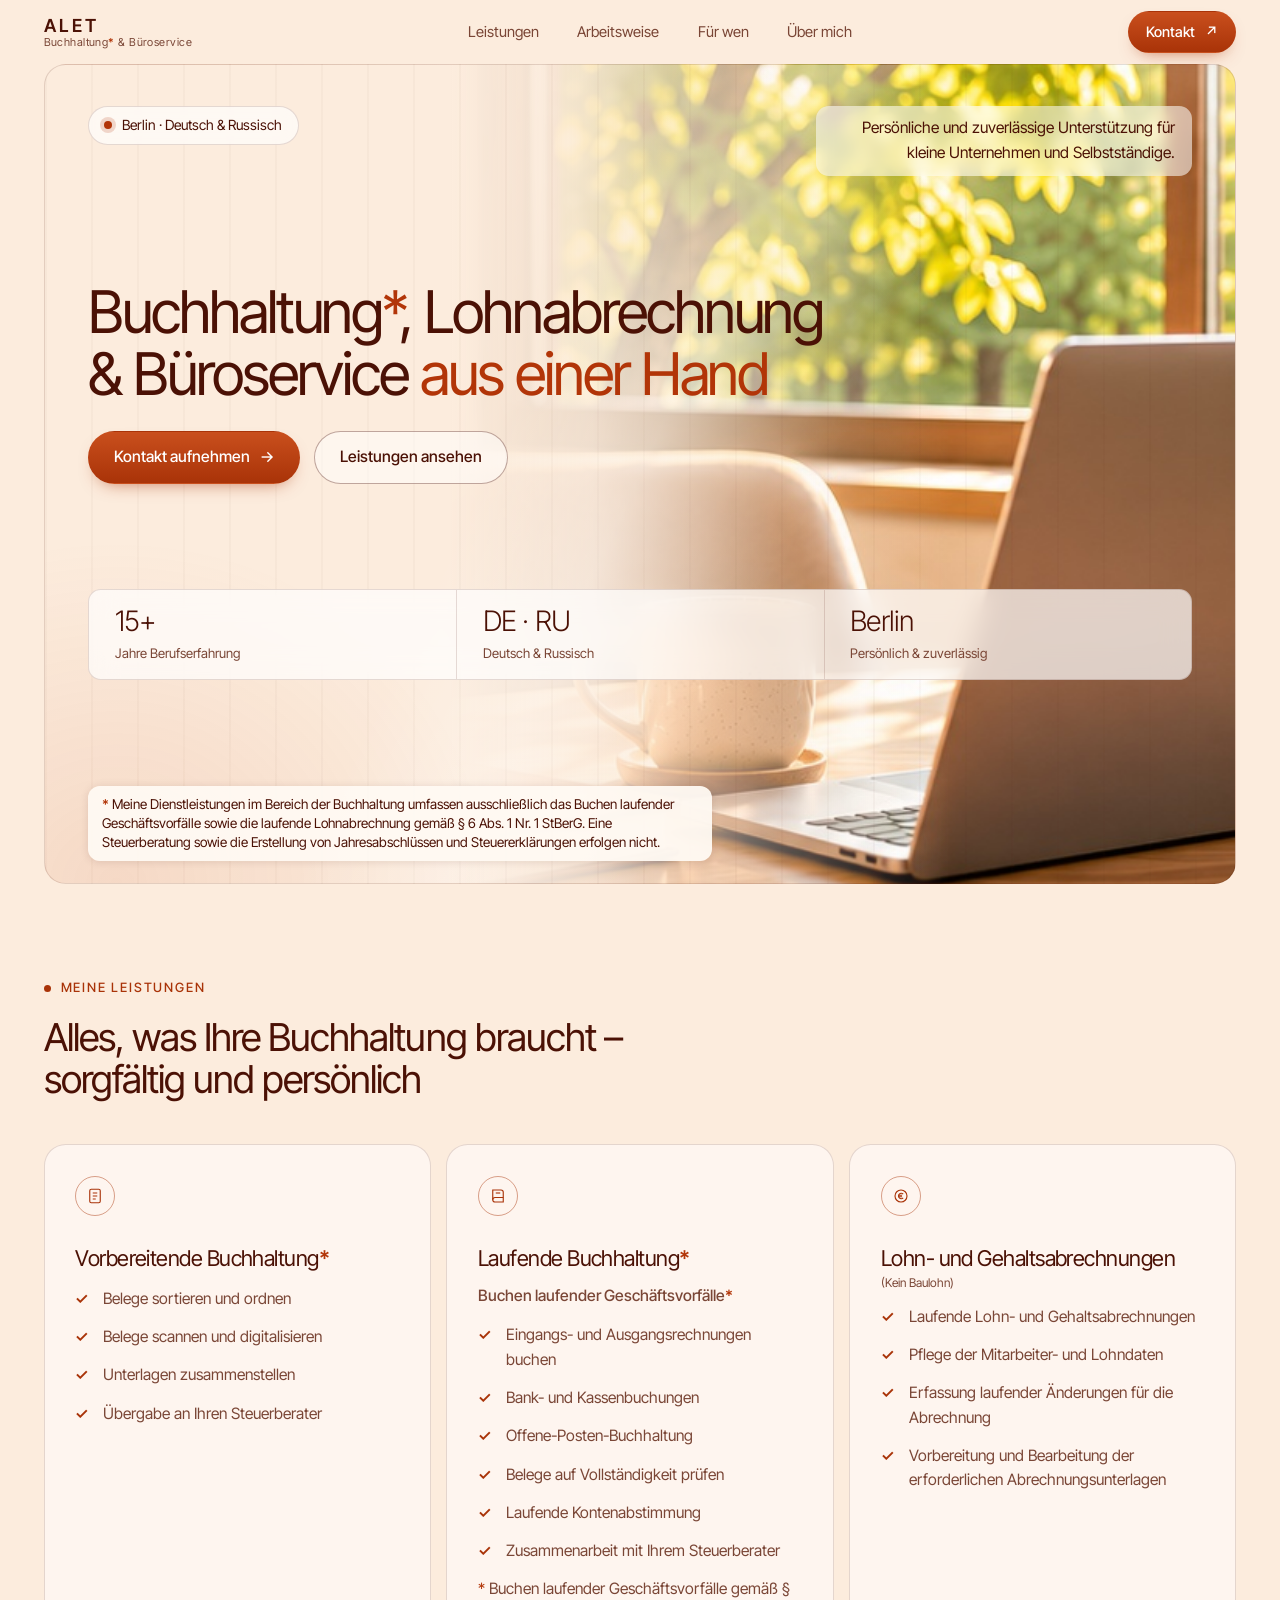
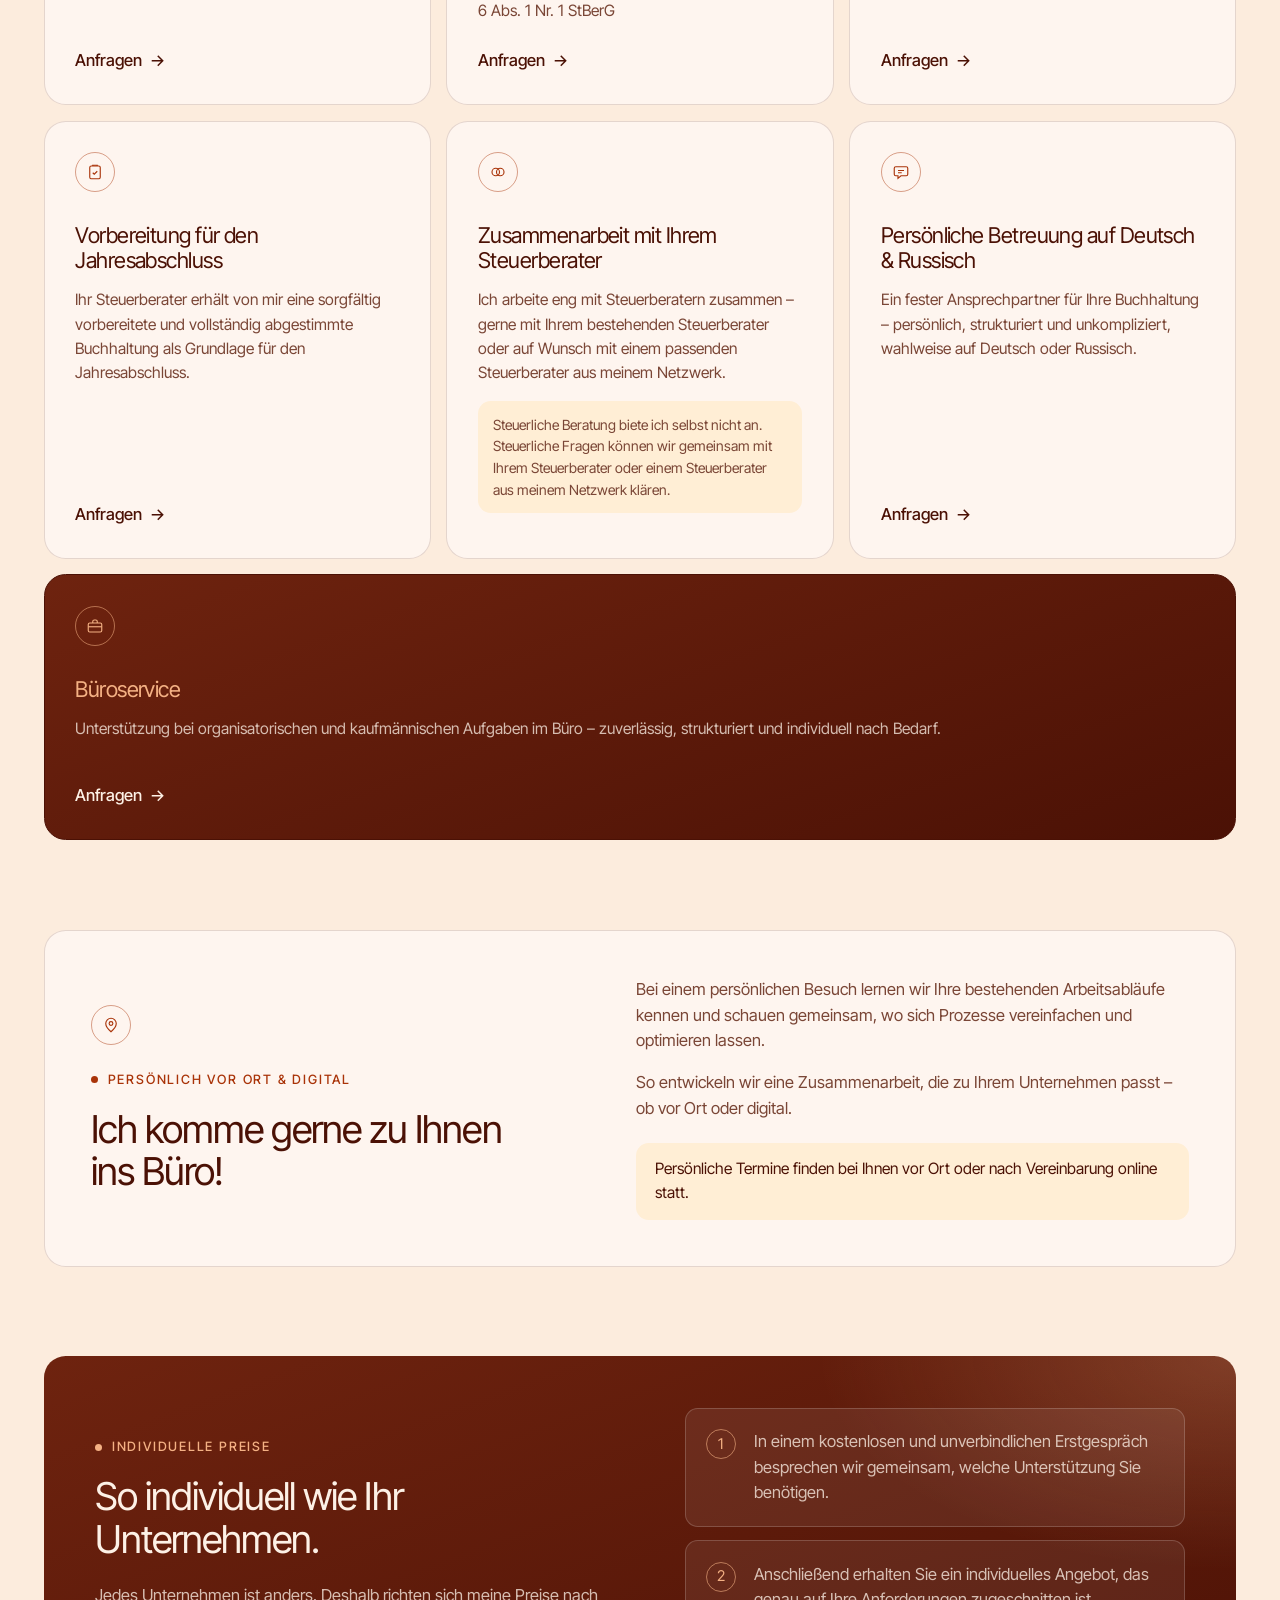
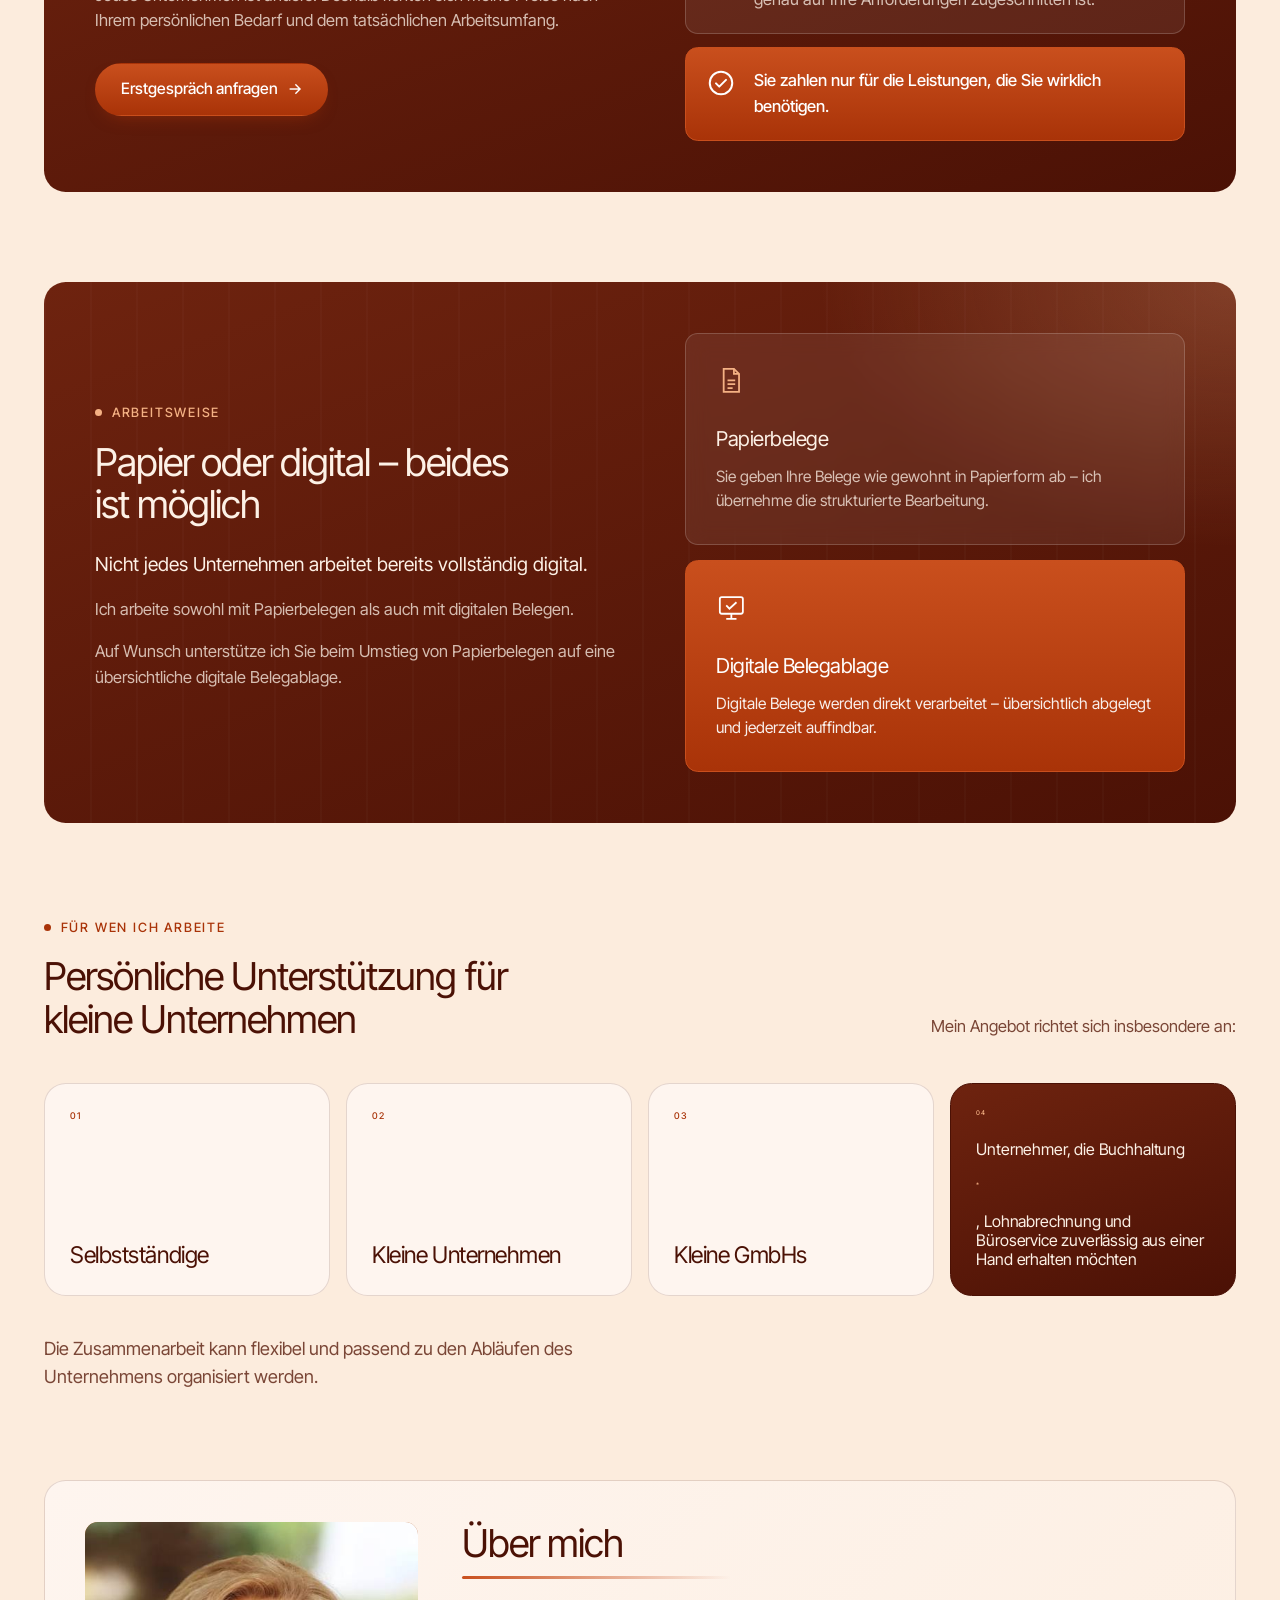
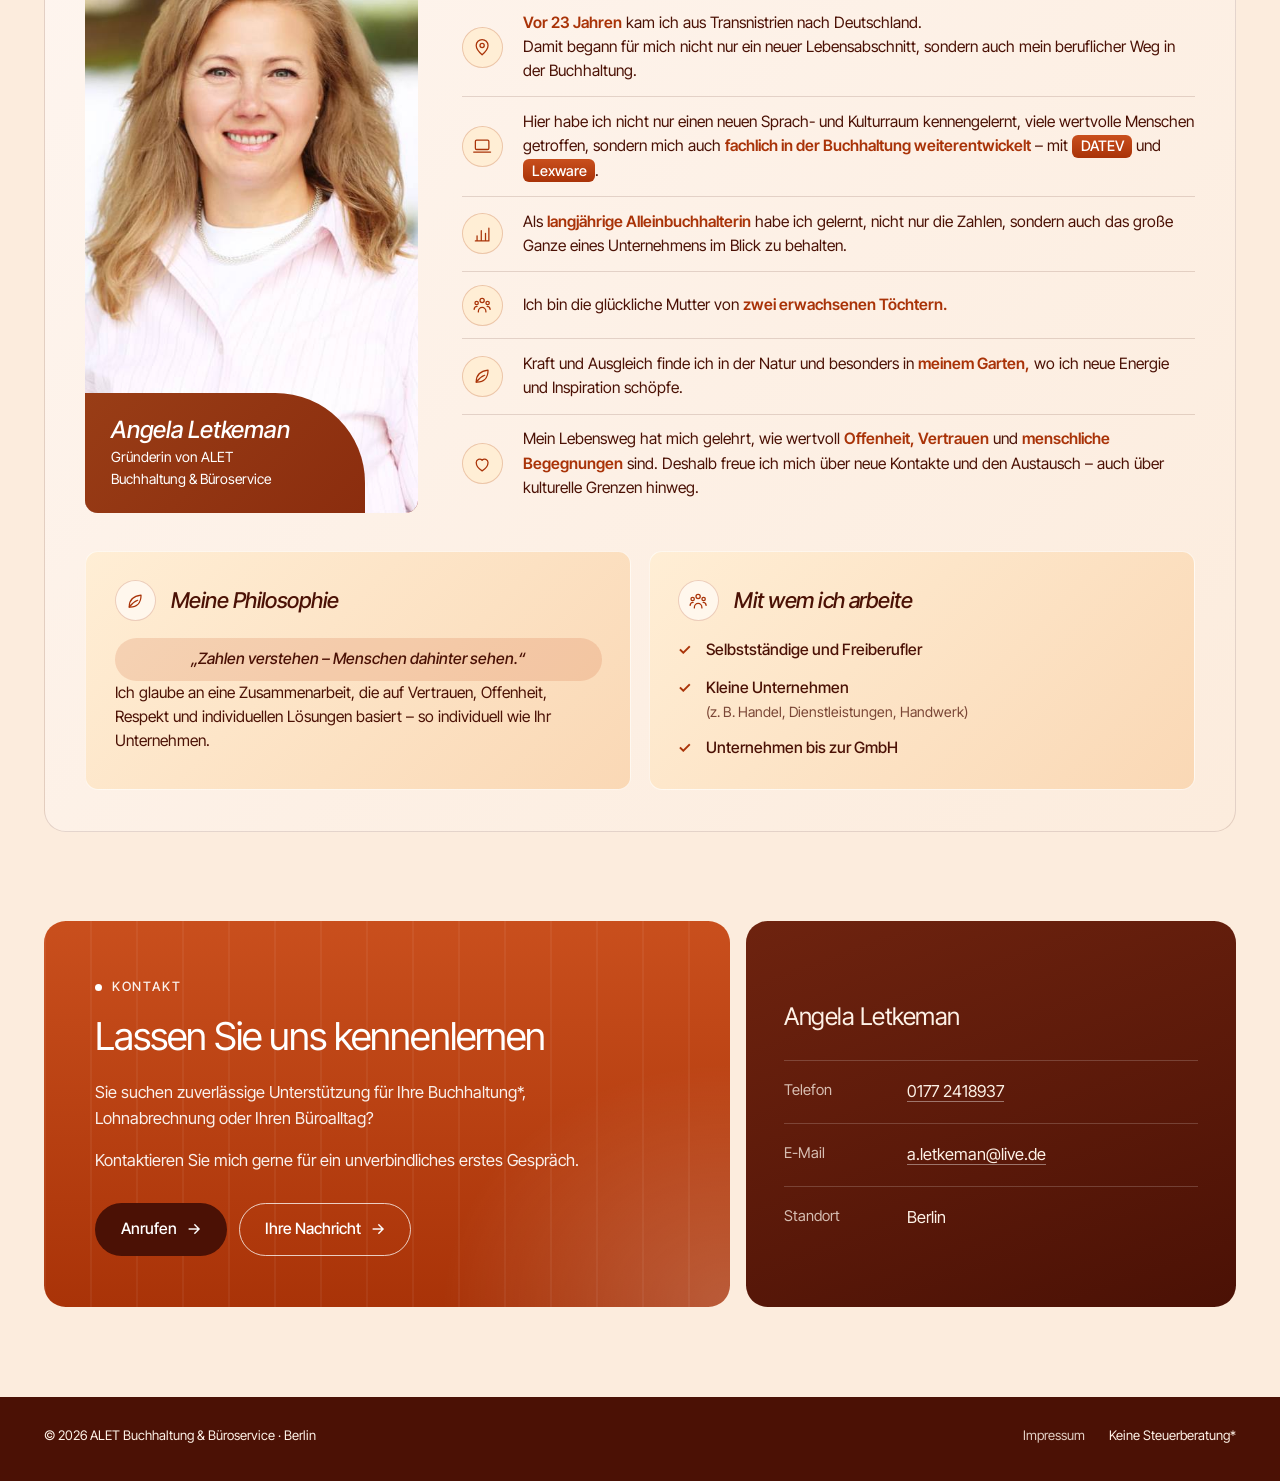
<file: index.html>
<!doctype html>
<html lang="de">
<head>
  <meta charset="utf-8">
  <meta name="viewport" content="width=device-width, initial-scale=1">
  <title>ALET Buchhaltung & Büroservice · Berlin</title>
  <meta name="description" content="Buchhaltung, Lohnabrechnung und Büroservice aus einer Hand. Persönliche und zuverlässige Unterstützung für kleine Unternehmen und Selbstständige in Berlin – auf Deutsch und Russisch.">
  <link rel="preconnect" href="https://fonts.googleapis.com">
  <link rel="preconnect" href="https://fonts.gstatic.com" crossorigin>
  <link href="https://fonts.googleapis.com/css2?family=Inter+Tight:ital,wght@0,300;0,400;0,500;0,600;1,500&display=swap" rel="stylesheet">
  <link rel="stylesheet" href="styles2.css">
</head>
<body>

<header class="site-header">
  <div class="header-inner">
    <a href="#top" class="logo" aria-label="ALET Buchhaltung & Büroservice – Startseite">
      <span class="logo-mark">ALET</span>
      <span class="logo-sub">Buchhaltung<span class="star">*</span> &amp; Büroservice</span>
    </a>
    <nav class="nav" aria-label="Hauptnavigation">
      <a href="#leistungen">Leistungen</a>
      <a href="#arbeitsweise">Arbeitsweise</a>
      <a href="#zielgruppe">Für wen</a>
      <a href="#ueber-mich">Über mich</a>
    </nav>
    <a href="#kontakt" class="btn btn-accent btn-sm">Kontakt <span aria-hidden="true">↗</span></a>
  </div>
</header>

<main id="top">

  <!-- БЛОК 1 — ПЕРВЫЙ ЭКРАН -->
  <section class="hero-wrap">
    <div class="hero">
      <div class="hero-top">
        <p class="pill"><span class="dot"></span> Berlin · Deutsch &amp; Russisch</p>
        <p class="hero-note">Persönliche und zuverlässige Unterstützung für kleine Unternehmen und Selbstständige.</p>
      </div>

      <div class="hero-main">
        <h1>Buchhaltung<span class="star">*</span>, Lohnabrechnung<br>&amp; Büroservice <span class="accent">aus einer&nbsp;Hand</span></h1>
        <div class="hero-actions">
          <a href="#kontakt" class="btn btn-accent">Kontakt aufnehmen <span aria-hidden="true">→</span></a>
          <a href="#leistungen" class="btn btn-ghost">Leistungen ansehen</a>
        </div>
      </div>

      <dl class="hero-facts">
        <div><dt>15+</dt><dd>Jahre Berufserfahrung</dd></div>
        <div><dt>DE · RU</dt><dd>Deutsch &amp; Russisch</dd></div>
        <div><dt>Berlin</dt><dd>Persönlich &amp; zuverlässig</dd></div>
      </dl>

      <p class="hero-foot"><span class="star">*</span> Meine Dienstleistungen im Bereich der Buchhaltung umfassen ausschließlich das Buchen laufender Geschäftsvorfälle sowie die laufende Lohnabrechnung gemäß § 6 Abs. 1 Nr. 1 StBerG. Eine Steuerberatung sowie die Erstellung von Jahresabschlüssen und Steuererklärungen erfolgen nicht.</p>
    </div>
  </section>

  <!-- БЛОК 2 — LEISTUNGEN -->
  <section class="section section-light" id="leistungen">
    <div class="section-head">
      <div>
        <p class="eyebrow">Meine Leistungen</p>
        <h2>Alles, was Ihre Buchhaltung braucht – sorgfältig und&nbsp;persönlich</h2>
      </div>
    </div>

    <div class="cards">
      <article class="card">
        <div class="card-icon" aria-hidden="true">
          <svg viewBox="0 0 24 24" fill="none" stroke="currentColor" stroke-width="1.5"><rect x="5" y="3" width="14" height="18" rx="2"/><path d="M9 8h6M9 12h6M9 16h4"/></svg>
        </div>
        <h3>Vorbereitende Buchhaltung<span class="star">*</span></h3>
        <ul class="check-list">
          <li>Belege sortieren und ordnen</li>
          <li>Belege scannen und digitalisieren</li>
          <li>Unterlagen zusammenstellen</li>
          <li>Übergabe an Ihren Steuerberater</li>
        </ul>
        <a href="#kontakt" class="card-link">Anfragen <span aria-hidden="true">→</span></a>
      </article>

      <article class="card">
        <div class="card-icon" aria-hidden="true">
          <svg viewBox="0 0 24 24" fill="none" stroke="currentColor" stroke-width="1.5"><path d="M5 4h11a3 3 0 0 1 3 3v13H8a3 3 0 0 1-3-3z"/><path d="M5 17a3 3 0 0 1 3-3h11"/><path d="M9 8h6"/></svg>
        </div>
        <h3>Laufende Buchhaltung<span class="star">*</span></h3>
        <p class="card-sub">Buchen laufender Geschäftsvorfälle<span class="star">*</span></p>
        <ul class="check-list">
          <li>Eingangs- und Ausgangsrechnungen buchen</li>
          <li>Bank- und Kassenbuchungen</li>
          <li>Offene-Posten-Buchhaltung</li>
          <li>Belege auf Vollständigkeit prüfen</li>
          <li>Laufende Kontenabstimmung</li>
          <li>Zusammenarbeit mit Ihrem Steuerberater</li>
        </ul>
        <p class="card-fn"><span class="star">*</span> Buchen laufender Geschäftsvorfälle gemäß § 6 Abs. 1 Nr. 1 StBerG</p>
        <a href="#kontakt" class="card-link">Anfragen <span aria-hidden="true">→</span></a>
      </article>

      <article class="card">
        <div class="card-icon" aria-hidden="true">
          <svg viewBox="0 0 24 24" fill="none" stroke="currentColor" stroke-width="1.5"><circle cx="12" cy="12" r="8"/><path d="M14.9 9.5A3.6 3.6 0 1 0 14.9 14.5"/><path d="M8.6 11h4.8M8.6 13h4.8"/></svg>
        </div>
        <h3>Lohn- und Gehaltsabrechnungen <small>(Kein Baulohn)</small></h3>
        <ul class="check-list">
          <li>Laufende Lohn- und Gehaltsabrechnungen</li>
          <li>Pflege der Mitarbeiter- und Lohndaten</li>
          <li>Erfassung laufender Änderungen für die Abrechnung</li>
          <li>Vorbereitung und Bearbeitung der erforderlichen Abrechnungsunterlagen</li>
        </ul>
        <a href="#kontakt" class="card-link">Anfragen <span aria-hidden="true">→</span></a>
      </article>

      <article class="card">
        <div class="card-icon" aria-hidden="true">
          <svg viewBox="0 0 24 24" fill="none" stroke="currentColor" stroke-width="1.5"><rect x="5" y="4" width="14" height="17" rx="2"/><path d="M9 4V3h6v1"/><path d="m9 13 2 2 4-4"/></svg>
        </div>
        <h3>Vorbereitung für den Jahresabschluss</h3>
        <p>Ihr Steuerberater erhält von mir eine sorgfältig vorbereitete und vollständig abgestimmte Buchhaltung als Grundlage für den Jahresabschluss.</p>
        <a href="#kontakt" class="card-link">Anfragen <span aria-hidden="true">→</span></a>
      </article>

      <article class="card">
        <div class="card-icon" aria-hidden="true">
          <svg viewBox="0 0 24 24" fill="none" stroke="currentColor" stroke-width="1.5"><circle cx="9" cy="12" r="5"/><circle cx="15" cy="12" r="5"/></svg>
        </div>
        <h3>Zusammenarbeit mit Ihrem Steuerberater</h3>
        <p>Ich arbeite eng mit Steuerberatern zusammen – gerne mit Ihrem bestehenden Steuerberater oder auf Wunsch mit einem passenden Steuerberater aus meinem Netzwerk.</p>
        <p class="note">Steuerliche Beratung biete ich selbst nicht an. Steuerliche Fragen können wir gemeinsam mit Ihrem Steuerberater oder einem Steuerberater aus meinem Netzwerk klären.</p>
      </article>

      <article class="card">
        <div class="card-icon" aria-hidden="true">
          <svg viewBox="0 0 24 24" fill="none" stroke="currentColor" stroke-width="1.5"><path d="M5 5h14a2 2 0 0 1 2 2v8a2 2 0 0 1-2 2h-7l-4 3.5V17H5a2 2 0 0 1-2-2V7a2 2 0 0 1 2-2z"/><path d="M8 10h8M8 13h5"/></svg>
        </div>
        <h3>Persönliche Betreuung auf Deutsch &amp; Russisch</h3>
        <p>Ein fester Ansprechpartner für Ihre Buchhaltung – persönlich, strukturiert und unkompliziert, wahlweise auf Deutsch oder Russisch.</p>
        <a href="#kontakt" class="card-link">Anfragen <span aria-hidden="true">→</span></a>
      </article>

      <article class="card card-dark">
        <div class="card-icon" aria-hidden="true">
          <svg viewBox="0 0 24 24" fill="none" stroke="currentColor" stroke-width="1.5"><rect x="3" y="8" width="18" height="12" rx="2"/><path d="M9 8V6a2 2 0 0 1 2-2h2a2 2 0 0 1 2 2v2"/><path d="M3 13h18"/></svg>
        </div>
        <h3>Büroservice</h3>
        <p>Unterstützung bei organisatorischen und kaufmännischen Aufgaben im Büro – zuverlässig, strukturiert und individuell nach Bedarf.</p>
        <a href="#kontakt" class="card-link">Anfragen <span aria-hidden="true">→</span></a>
      </article>
    </div>
  </section>

  <!-- ПЕРСОНАЛЬНО НА МЕСТЕ И ОНЛАЙН -->
  <section class="panel-wrap section-light" id="vor-ort">
    <div class="onsite">
      <div class="onsite-head">
        <div class="card-icon" aria-hidden="true">
          <svg viewBox="0 0 24 24" fill="none" stroke="currentColor" stroke-width="1.5"><path d="M12 21s-7-6.1-7-11a7 7 0 0 1 14 0c0 4.9-7 11-7 11z"/><circle cx="12" cy="10" r="2.5"/></svg>
        </div>
        <p class="eyebrow">Persönlich vor Ort &amp; digital</p>
        <h2>Ich komme gerne zu Ihnen ins&nbsp;Büro!</h2>
      </div>
      <div class="onsite-text">
        <p>Bei einem persönlichen Besuch lernen wir Ihre bestehenden Arbeitsabläufe kennen und schauen gemeinsam, wo sich Prozesse vereinfachen und optimieren lassen.</p>
        <p>So entwickeln wir eine Zusammenarbeit, die zu Ihrem Unternehmen passt – ob vor Ort oder digital.</p>
        <p class="onsite-note">Persönliche Termine finden bei Ihnen vor Ort oder nach Vereinbarung online statt.</p>
      </div>
    </div>
  </section>

  <!-- ИНДИВИДУАЛЬНЫЕ ЦЕНЫ -->
  <section class="panel-wrap section-light" id="preise">
    <div class="price">
      <div class="price-main">
        <p class="eyebrow">Individuelle Preise</p>
        <h2>So individuell wie Ihr Unternehmen.</h2>
        <p>Jedes Unternehmen ist anders. Deshalb richten sich meine Preise nach Ihrem persönlichen Bedarf und dem tatsächlichen Arbeitsumfang.</p>
        <a href="#kontakt" class="btn btn-accent">Erstgespräch anfragen <span aria-hidden="true">→</span></a>
      </div>
      <ol class="price-steps">
        <li>
          <span class="step-n" aria-hidden="true">1</span>
          <p>In einem kostenlosen und unverbindlichen Erstgespräch besprechen wir gemeinsam, welche Unterstützung Sie benötigen.</p>
        </li>
        <li>
          <span class="step-n" aria-hidden="true">2</span>
          <p>Anschließend erhalten Sie ein individuelles Angebot, das genau auf Ihre Anforderungen zugeschnitten ist.</p>
        </li>
        <li class="price-key">
          <svg viewBox="0 0 24 24" fill="none" stroke="currentColor" stroke-width="1.6" stroke-linecap="round" stroke-linejoin="round" aria-hidden="true"><circle cx="12" cy="12" r="9"/><path d="m8 12.3 2.6 2.6L16 9.5"/></svg>
          <p>Sie zahlen nur für die Leistungen, die Sie wirklich benötigen.</p>
        </li>
      </ol>
    </div>
  </section>

  <!-- БЛОК 3 — PAPIER ODER DIGITAL -->
  <section class="panel-wrap section-light" id="arbeitsweise">
    <div class="panel">
      <div class="panel-text">
        <p class="eyebrow">Arbeitsweise</p>
        <h2>Papier oder digital – beides ist&nbsp;möglich</h2>
        <p class="lead">Nicht jedes Unternehmen arbeitet bereits vollständig digital.</p>
        <p>Ich arbeite sowohl mit Papierbelegen als auch mit digitalen Belegen.</p>
        <p>Auf Wunsch unterstütze ich Sie beim Umstieg von Papierbelegen auf eine übersichtliche digitale Belegablage.</p>
      </div>

      <div class="format-cards">
        <article class="format-card">
          <svg viewBox="0 0 24 24" fill="none" stroke="currentColor" stroke-width="1.4" aria-hidden="true"><path d="M6 3h8l4 4v14H6z"/><path d="M14 3v4h4"/><path d="M9 12h6M9 15h6M9 18h4"/></svg>
          <h3>Papierbelege</h3>
          <p>Sie geben Ihre Belege wie gewohnt in Papierform ab – ich übernehme die strukturierte Bearbeitung.</p>
        </article>
        <article class="format-card format-card-accent">
          <svg viewBox="0 0 24 24" fill="none" stroke="currentColor" stroke-width="1.4" aria-hidden="true"><rect x="3" y="4" width="18" height="13" rx="1.5"/><path d="M8 21h8M12 17v4"/><path d="M8 10.5l2.5 2.5L16 8"/></svg>
          <h3>Digitale Belegablage</h3>
          <p>Digitale Belege werden direkt verarbeitet – übersichtlich abgelegt und jederzeit auffindbar.</p>
        </article>
      </div>
    </div>
  </section>

  <!-- БЛОК 4 — FÜR WEN ICH ARBEITE -->
  <section class="section section-light" id="zielgruppe">
    <div class="section-head">
      <div>
        <p class="eyebrow">Für wen ich arbeite</p>
        <h2>Persönliche Unterstützung für kleine&nbsp;Unternehmen</h2>
      </div>
      <p class="section-intro">Mein Angebot richtet sich insbesondere an:</p>
    </div>

    <ul class="audience">
      <li><span>01</span>Selbstständige</li>
      <li><span>02</span>Kleine Unternehmen</li>
      <li><span>03</span>Kleine GmbHs</li>
      <li class="audience-wide"><span>04</span>Unternehmer, die Buchhaltung<span class="star">*</span>, Lohnabrechnung und Büroservice zuverlässig aus einer Hand erhalten möchten</li>
    </ul>

    <p class="closing">Die Zusammenarbeit kann flexibel und passend zu den Abläufen des Unternehmens organisiert werden.</p>
  </section>

  <!-- БЛОК 5 — ÜBER MICH -->
  <section class="panel-wrap section-light" id="ueber-mich">
    <div class="about2">
      <figure class="about2-photo">
        <img src="assets/portrait.jpg" alt="Angela Letkeman, Gründerin von ALET Buchhaltung &amp; Büroservice" loading="lazy">
        <figcaption class="nameplate">
          <span class="sig">Angela Letkeman</span>
          <span>Gründerin von ALET<br>Buchhaltung &amp; Büroservice</span>
        </figcaption>
      </figure>

      <div class="about2-body">
        <h2>Über mich</h2>
        <ul class="about2-list">
          <li>
            <span class="badge" aria-hidden="true"><svg viewBox="0 0 24 24" fill="none" stroke="currentColor" stroke-width="1.5" stroke-linecap="round" stroke-linejoin="round"><path d="M12 21s-7-6.1-7-11a7 7 0 0 1 14 0c0 4.9-7 11-7 11z"/><circle cx="12" cy="10" r="2.5"/></svg></span>
            <p><strong>Vor 23 Jahren</strong> kam ich aus Transnistrien nach Deutschland.<br class="m-gap">Damit begann für mich nicht nur ein neuer Lebensabschnitt, sondern auch mein beruflicher Weg in der Buchhaltung.</p>
          </li>
          <li>
            <span class="badge" aria-hidden="true"><svg viewBox="0 0 24 24" fill="none" stroke="currentColor" stroke-width="1.5" stroke-linecap="round" stroke-linejoin="round"><rect x="4" y="5" width="16" height="11" rx="1.5"/><path d="M2 19h20"/></svg></span>
            <p>Hier habe ich nicht nur einen neuen Sprach- und Kulturraum kennengelernt, viele wertvolle Menschen getroffen, sondern mich auch <strong>fachlich in der Buchhaltung weiterentwickelt</strong> – mit <span class="chip">DATEV</span> und <span class="chip">Lexware</span>.</p>
          </li>
          <li>
            <span class="badge" aria-hidden="true"><svg viewBox="0 0 24 24" fill="none" stroke="currentColor" stroke-width="1.5" stroke-linecap="round" stroke-linejoin="round"><path d="M4 20h16M6 20v-6M11 20V8M16 20v-9M20 20V5"/></svg></span>
            <p>Als <strong>langjährige Alleinbuchhalterin</strong> habe ich gelernt, nicht nur die Zahlen, sondern auch das große Ganze eines Unternehmens im Blick zu behalten.</p>
          </li>
          <li>
            <span class="badge" aria-hidden="true"><svg viewBox="0 0 24 24" fill="none" stroke="currentColor" stroke-width="1.5" stroke-linecap="round" stroke-linejoin="round"><circle cx="12" cy="6.5" r="2.5"/><circle cx="5.5" cy="9.5" r="2"/><circle cx="18.5" cy="9.5" r="2"/><path d="M7.5 20c0-3 2-5.2 4.5-5.2s4.5 2.2 4.5 5.2"/><path d="M2.5 17c.2-2 1.5-3.5 3.5-3.5M21.5 17c-.2-2-1.5-3.5-3.5-3.5"/></svg></span>
            <p>Ich bin die glückliche Mutter von <strong>zwei erwachsenen Töchtern.</strong></p>
          </li>
          <li>
            <span class="badge" aria-hidden="true"><svg viewBox="0 0 24 24" fill="none" stroke="currentColor" stroke-width="1.5" stroke-linecap="round" stroke-linejoin="round"><path d="M5 19c0-8 5-13 14-14 0 9-5 14-13 14"/><path d="M5 19c3-4 6-6.5 10-8"/></svg></span>
            <p>Kraft und Ausgleich finde ich in der Natur und besonders in <strong>meinem Garten,</strong> wo ich neue Energie und Inspiration schöpfe.</p>
          </li>
          <li>
            <span class="badge" aria-hidden="true"><svg viewBox="0 0 24 24" fill="none" stroke="currentColor" stroke-width="1.5" stroke-linecap="round" stroke-linejoin="round"><path d="M12 20s-7-4.4-7-10a4 4 0 0 1 7-2.6A4 4 0 0 1 19 10c0 5.6-7 10-7 10z"/></svg></span>
            <p>Mein Lebensweg hat mich gelehrt, wie wertvoll <strong>Offenheit, Vertrauen</strong> und <strong>menschliche Begegnungen</strong> sind. Deshalb freue ich mich über neue Kontakte und den Austausch – auch über kulturelle Grenzen hinweg.</p>
          </li>
        </ul>
      </div>

      <div class="about2-cards">
        <article class="soft-card">
          <header>
            <span class="badge" aria-hidden="true"><svg viewBox="0 0 24 24" fill="none" stroke="currentColor" stroke-width="1.5" stroke-linecap="round" stroke-linejoin="round"><path d="M5 19c0-8 5-13 14-14 0 9-5 14-13 14"/><path d="M5 19c3-4 6-6.5 10-8"/></svg></span>
            <h3>Meine Philosophie</h3>
          </header>
          <p class="quote">„Zahlen verstehen – Menschen dahinter sehen.“</p>
          <p>Ich glaube an eine Zusammenarbeit, die auf Vertrauen, Offenheit, Respekt und individuellen Lösungen basiert – so individuell wie Ihr Unternehmen.</p>
        </article>

        <article class="soft-card desktop-only">
          <header>
            <span class="badge" aria-hidden="true"><svg viewBox="0 0 24 24" fill="none" stroke="currentColor" stroke-width="1.5" stroke-linecap="round" stroke-linejoin="round"><circle cx="12" cy="6.5" r="2.5"/><circle cx="5.5" cy="9.5" r="2"/><circle cx="18.5" cy="9.5" r="2"/><path d="M7.5 20c0-3 2-5.2 4.5-5.2s4.5 2.2 4.5 5.2"/><path d="M2.5 17c.2-2 1.5-3.5 3.5-3.5M21.5 17c-.2-2-1.5-3.5-3.5-3.5"/></svg></span>
            <h3>Mit wem ich arbeite</h3>
          </header>
          <ul class="check-list">
            <li>Selbstständige und Freiberufler</li>
            <li>Kleine Unternehmen <small>(z. B. Handel, Dienstleistungen, Handwerk)</small></li>
            <li>Unternehmen bis zur GmbH</li>
          </ul>
        </article>
      </div>
    </div>
  </section>

  <!-- БЛОК 6 — KONTAKT -->
  <section class="section section-light contact-section" id="kontakt">
    <div class="contact-grid">
      <div class="cta-card">
        <p class="eyebrow eyebrow-light">Kontakt</p>
        <h2>Lassen Sie uns kennenlernen</h2>
        <p>Sie suchen zuverlässige Unterstützung für Ihre Buchhaltung<span class="star">*</span>, Lohnabrechnung oder Ihren Büroalltag?</p>
        <p>Kontaktieren Sie mich gerne für ein unverbindliches erstes Gespräch.</p>
        <div class="contact-actions">
          <a href="tel:+491772418937" class="btn btn-dark">Anrufen <span aria-hidden="true">→</span></a>
          <a href="mailto:a.letkeman@live.de" class="btn btn-ghost-light">Ihre Nachricht <span aria-hidden="true">→</span></a>
        </div>
      </div>

      <div class="contact-card">
        <p class="contact-name">Angela Letkeman</p>
        <dl class="contact-list">
          <div>
            <dt>Telefon</dt>
            <dd><a href="tel:+491772418937">0177 2418937</a></dd>
          </div>
          <div>
            <dt>E-Mail</dt>
            <dd><a href="mailto:a.letkeman@live.de">a.letkeman@live.de</a></dd>
          </div>
          <div>
            <dt>Standort</dt>
            <dd>Berlin</dd>
          </div>
        </dl>
      </div>
    </div>
  </section>

  <!-- IMPRESSUM -->
  <section class="panel-wrap section-light" id="impressum" hidden>
    <div class="impressum">
      <div class="imp-head">
        <div class="imp-brand">
          <span class="logo-mark">ALET</span>
          <span class="logo-sub">Buchhaltung<span class="star">*</span> &amp; Büroservice</span>
        </div>
        <h2>Impressum</h2>
      </div>

      <div class="imp-grid">
        <div class="imp-col">
          <div class="imp-item">
            <span class="badge" aria-hidden="true"><svg viewBox="0 0 24 24" fill="none" stroke="currentColor" stroke-width="1.4" stroke-linecap="round" stroke-linejoin="round"><circle cx="12" cy="8" r="4"/><path d="M4 21c0-4.4 3.6-7 8-7s8 2.6 8 7"/></svg></span>
            <div><strong class="imp-name">Angela Letkeman</strong>ALET Buchhaltung<span class="star">*</span> &amp; Büroservice</div>
          </div>
          <div class="imp-item">
            <span class="badge" aria-hidden="true"><svg viewBox="0 0 24 24" fill="none" stroke="currentColor" stroke-width="1.4" stroke-linecap="round" stroke-linejoin="round"><path d="M12 21s-7-6.1-7-11a7 7 0 0 1 14 0c0 4.9-7 11-7 11z"/><circle cx="12" cy="10" r="2.5"/></svg></span>
            <div>Danziger Str. 126<br>10407 Berlin</div>
          </div>
          <div class="imp-item">
            <span class="badge" aria-hidden="true"><svg viewBox="0 0 24 24" fill="none" stroke="currentColor" stroke-width="1.4" stroke-linecap="round" stroke-linejoin="round"><rect x="3" y="5" width="18" height="14" rx="2"/><path d="m3.5 7 8.5 6.5L20.5 7"/></svg></span>
            <div><a href="mailto:a.letkeman@live.de">a.letkeman@live.de</a></div>
          </div>
          <div class="imp-item">
            <span class="badge" aria-hidden="true"><svg viewBox="0 0 24 24" fill="none" stroke="currentColor" stroke-width="1.4" stroke-linecap="round" stroke-linejoin="round"><path d="M5 4h4l2 5-2.5 1.5a11 11 0 0 0 5 5L15 13l5 2v4a2 2 0 0 1-2 2A16 16 0 0 1 3 6a2 2 0 0 1 2-2z"/></svg></span>
            <div><strong><a href="tel:+491772418937">tel: 0177 2418937</a></strong></div>
          </div>
        </div>

        <div class="imp-col">
          <div class="imp-item">
            <span class="badge" aria-hidden="true"><svg viewBox="0 0 24 24" fill="none" stroke="currentColor" stroke-width="1.4" stroke-linecap="round" stroke-linejoin="round"><path d="M4 9l1.5-5h13L20 9"/><path d="M4 9a2.7 2.7 0 0 0 5.3 0 2.7 2.7 0 0 0 5.4 0A2.7 2.7 0 0 0 20 9"/><path d="M5 12v8h14v-8"/><path d="M10 20v-5h4v5"/></svg></span>
            <div><strong>Unternehmensform</strong>Einzelunternehmen</div>
          </div>
          <div class="imp-item">
            <span class="badge" aria-hidden="true"><svg viewBox="0 0 24 24" fill="none" stroke="currentColor" stroke-width="1.4" stroke-linecap="round" stroke-linejoin="round"><circle cx="12" cy="12" r="9"/><path d="M12 11v6"/><circle cx="12" cy="7.8" r=".6" fill="currentColor"/></svg></span>
            <div><strong>Hinweis</strong>Ich biete keine Steuerberatung an. Die Tätigkeit erfolgt im Rahmen des § 6 Abs. 1 Nr. 1 Steuerberatungsgesetz (StBerG).</div>
          </div>
        </div>
      </div>

      <svg class="imp-wave" viewBox="0 0 1200 100" preserveAspectRatio="none" aria-hidden="true">
        <defs>
          <linearGradient id="impw" x1="0" y1="0" x2="1" y2="0">
            <stop offset="0" stop-color="#80270b"/>
            <stop offset=".55" stop-color="#8b2d0e"/>
            <stop offset="1" stop-color="#e97a36"/>
          </linearGradient>
        </defs>
        <path d="M0 55 C 260 15 520 30 760 62 C 960 88 1100 70 1200 38 L1200 100 L0 100 Z" fill="url(#impw)"/>
      </svg>
    </div>
  </section>

</main>

<footer class="site-footer">
  <div class="footer-inner">
    <span>© <span id="year">2026</span> ALET Buchhaltung &amp; Büroservice · Berlin</span>
    <span class="footer-links">
      <a href="#impressum" data-open-impressum>Impressum</a>
      <span>Keine Steuerberatung<span class="star">*</span></span>
    </span>
  </div>
</footer>

<script>
document.getElementById('year').textContent = new Date().getFullYear();
(function () {
  var imp = document.getElementById('impressum');
  function show() { imp.hidden = false; imp.scrollIntoView({ behavior: 'smooth', block: 'start' }); }
  document.querySelectorAll('[data-open-impressum]').forEach(function (a) {
    a.addEventListener('click', function (e) { e.preventDefault(); history.replaceState(null, '', '#impressum'); show(); });
  });
  if (location.hash === '#impressum') imp.hidden = false;
})();
</script>
</body>
</html>
</file>
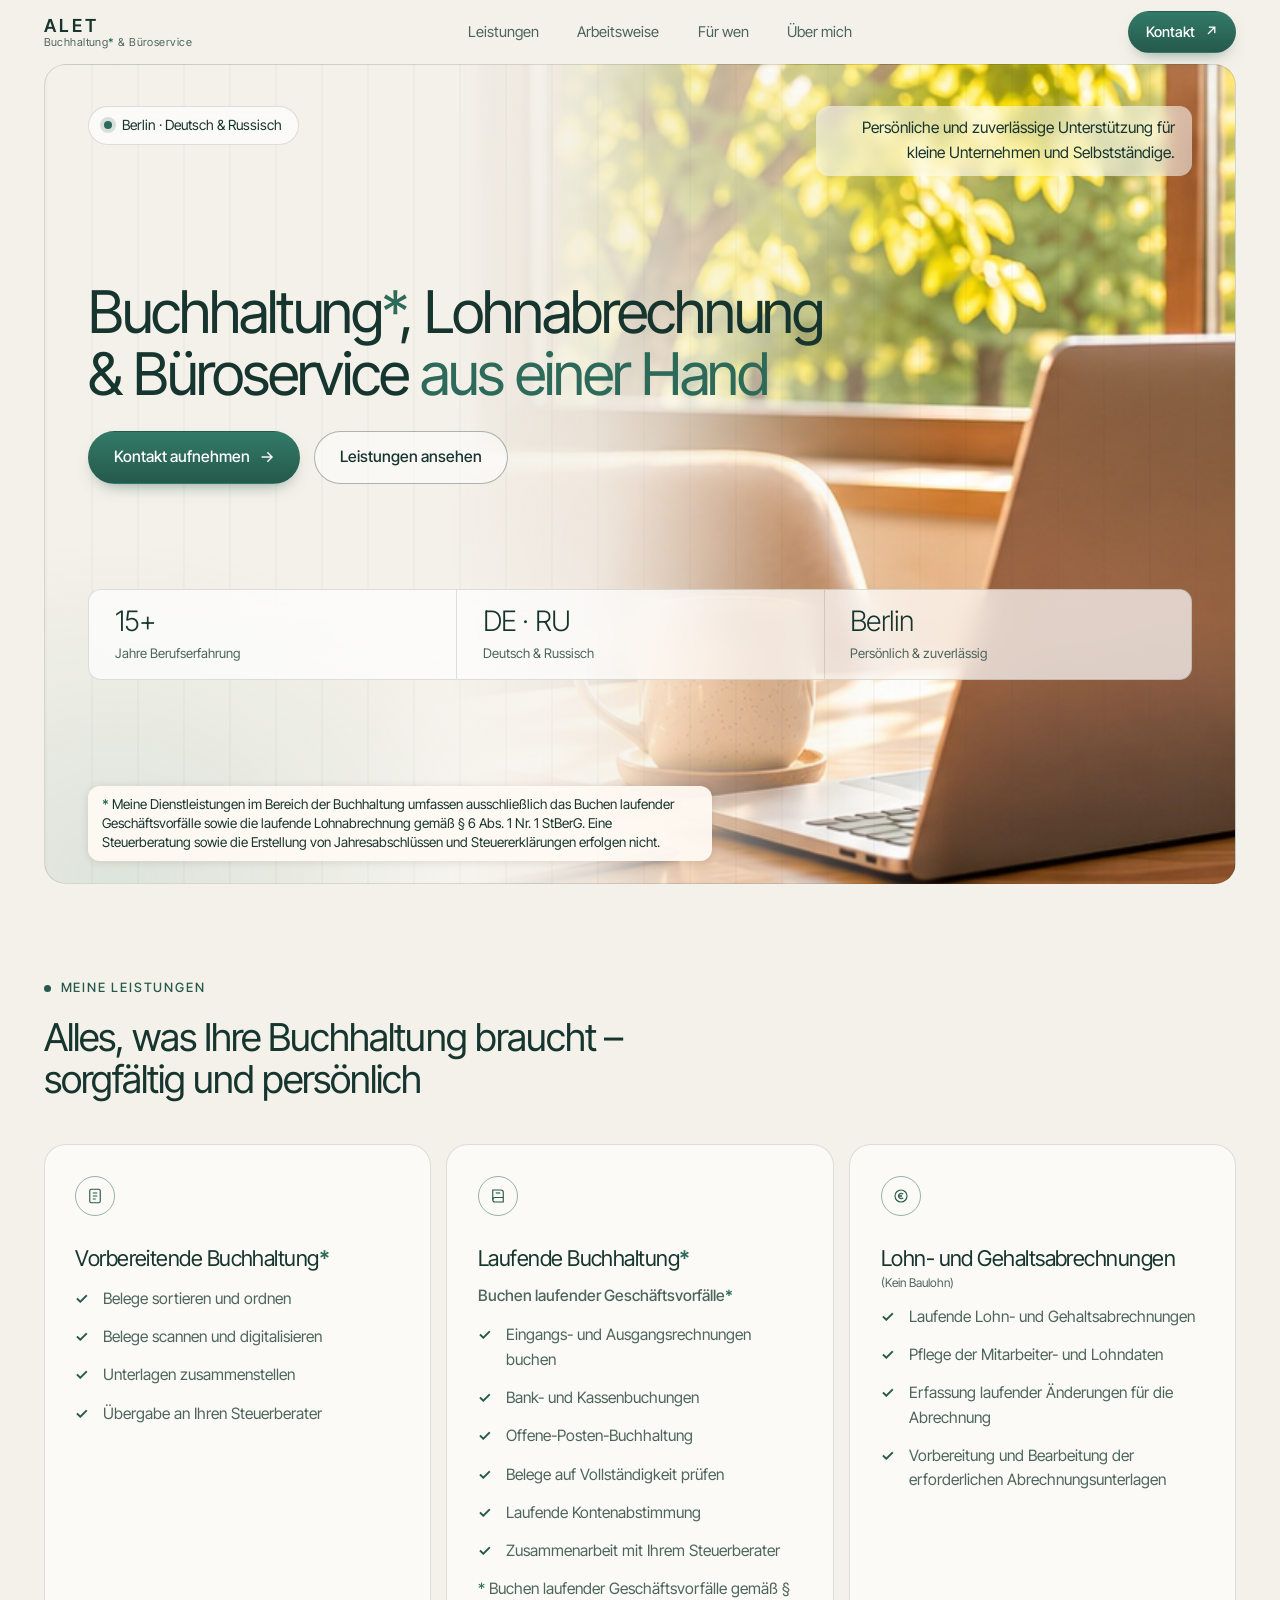
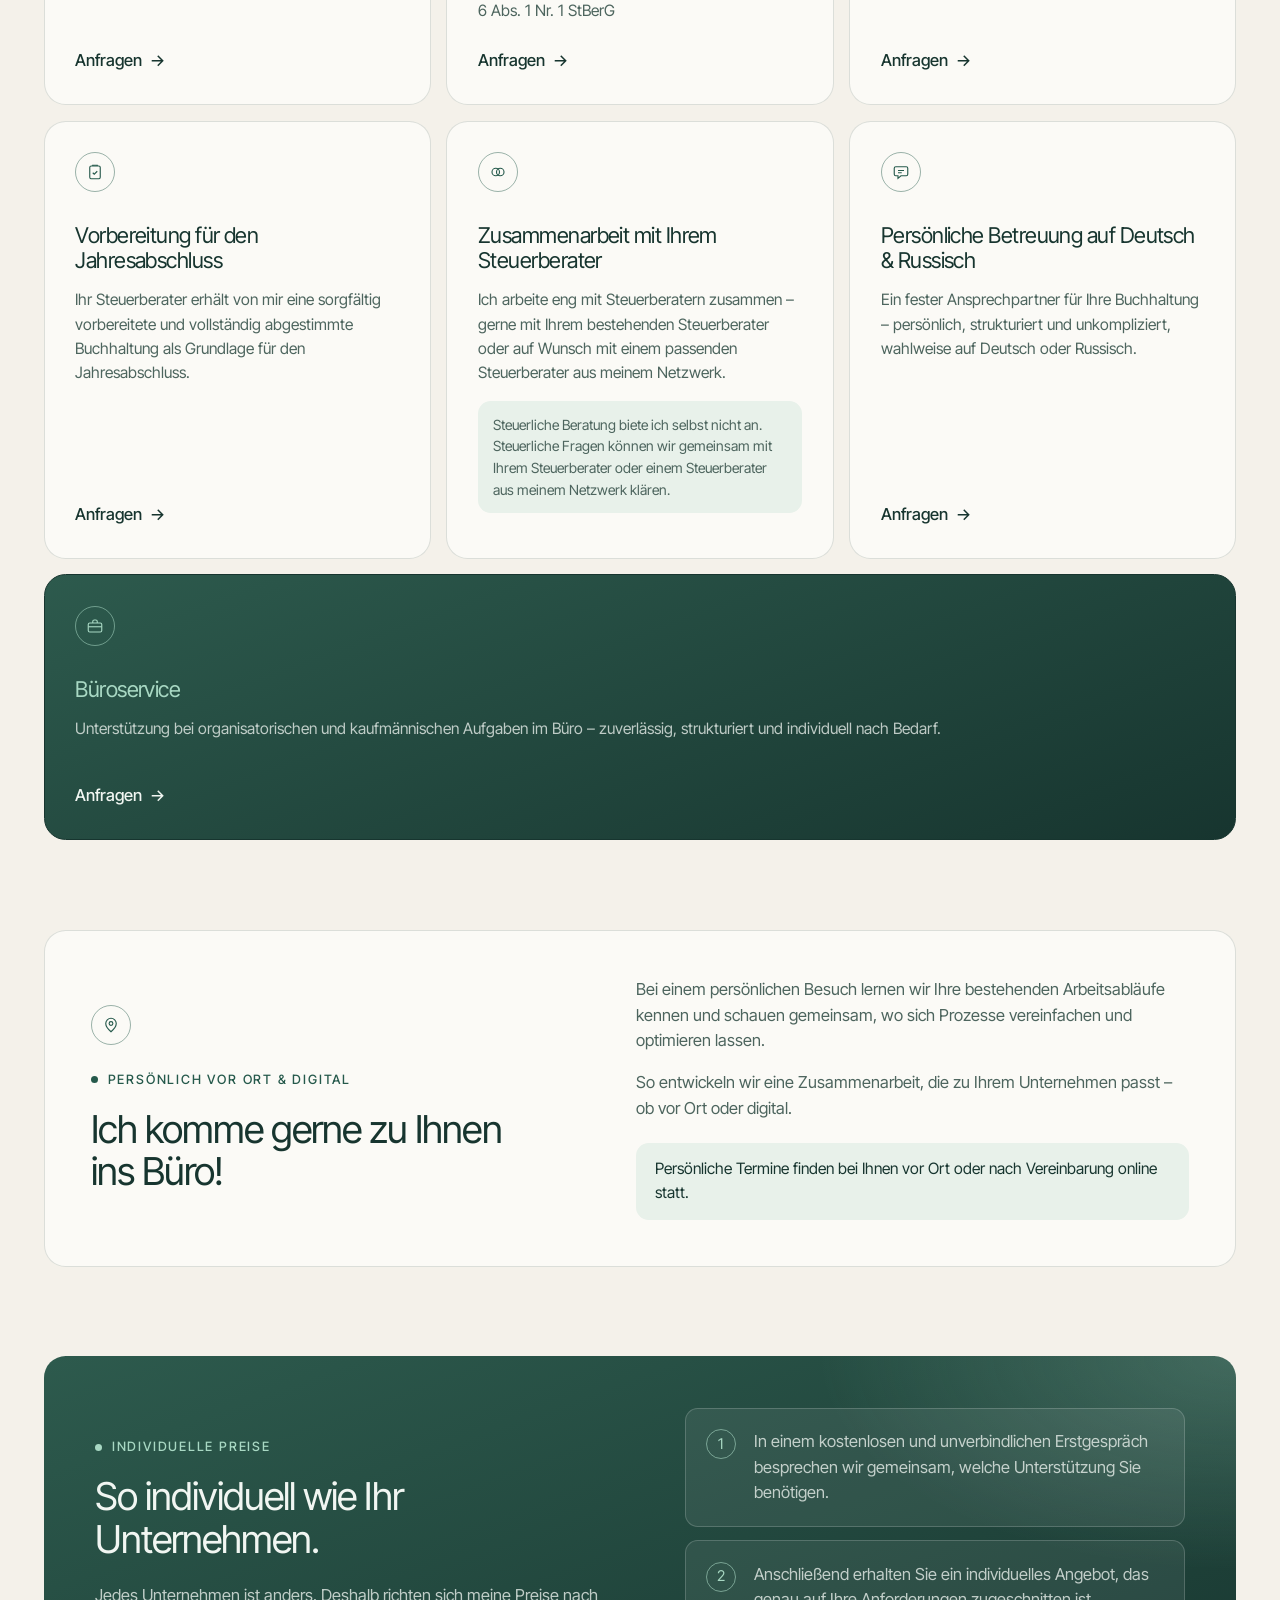
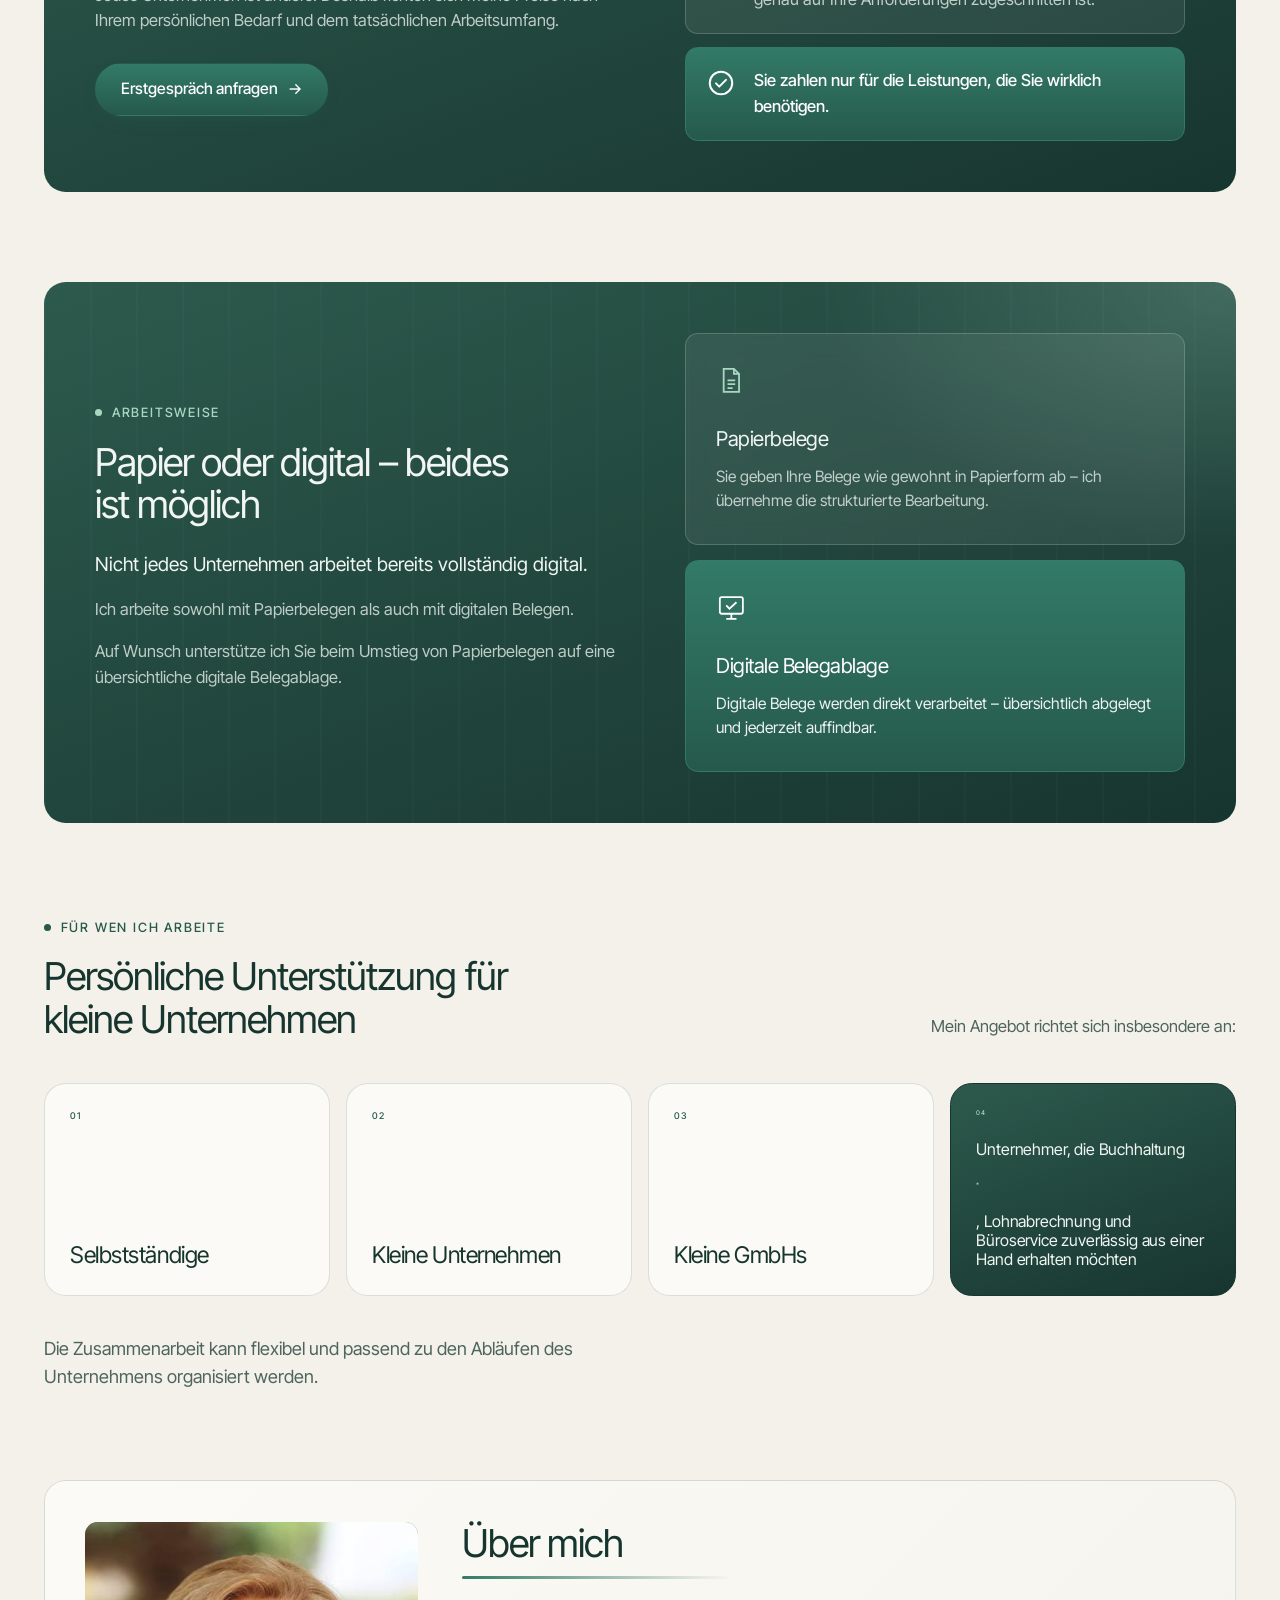
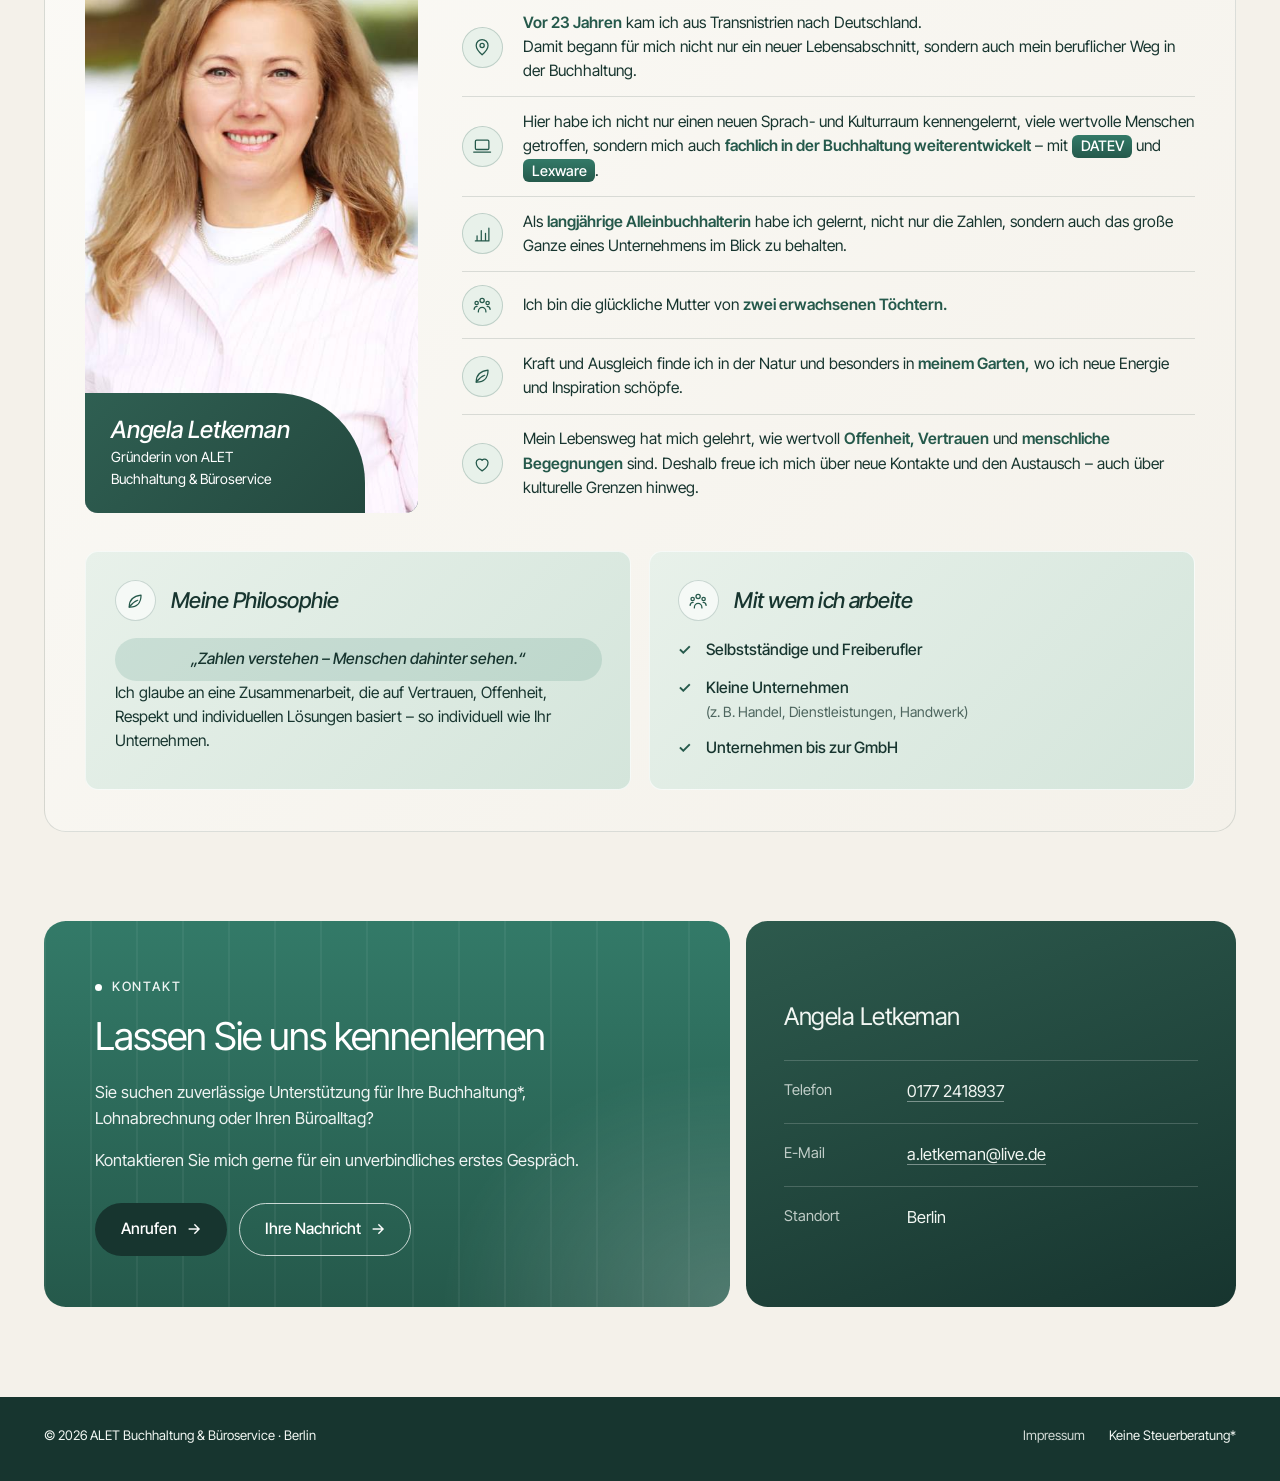
<file: index3.html>
<!doctype html>
<html lang="de">
<head>
  <meta charset="utf-8">
  <meta name="viewport" content="width=device-width, initial-scale=1">
  <title>ALET Buchhaltung & Büroservice · Berlin</title>
  <meta name="description" content="Buchhaltung, Lohnabrechnung und Büroservice aus einer Hand. Persönliche und zuverlässige Unterstützung für kleine Unternehmen und Selbstständige in Berlin – auf Deutsch und Russisch.">
  <link rel="preconnect" href="https://fonts.googleapis.com">
  <link rel="preconnect" href="https://fonts.gstatic.com" crossorigin>
  <link href="https://fonts.googleapis.com/css2?family=Inter+Tight:ital,wght@0,300;0,400;0,500;0,600;1,500&display=swap" rel="stylesheet">
  <link rel="stylesheet" href="styles3.css">
</head>
<body>

<header class="site-header">
  <div class="header-inner">
    <a href="#top" class="logo" aria-label="ALET Buchhaltung & Büroservice – Startseite">
      <span class="logo-mark">ALET</span>
      <span class="logo-sub">Buchhaltung<span class="star">*</span> &amp; Büroservice</span>
    </a>
    <nav class="nav" aria-label="Hauptnavigation">
      <a href="#leistungen">Leistungen</a>
      <a href="#arbeitsweise">Arbeitsweise</a>
      <a href="#zielgruppe">Für wen</a>
      <a href="#ueber-mich">Über mich</a>
    </nav>
    <a href="#kontakt" class="btn btn-accent btn-sm">Kontakt <span aria-hidden="true">↗</span></a>
  </div>
</header>

<main id="top">

  <!-- БЛОК 1 — ПЕРВЫЙ ЭКРАН -->
  <section class="hero-wrap">
    <div class="hero">
      <div class="hero-top">
        <p class="pill"><span class="dot"></span> Berlin · Deutsch &amp; Russisch</p>
        <p class="hero-note">Persönliche und zuverlässige Unterstützung für kleine Unternehmen und Selbstständige.</p>
      </div>

      <div class="hero-main">
        <h1>Buchhaltung<span class="star">*</span>, Lohnabrechnung<br>&amp; Büroservice <span class="accent">aus einer&nbsp;Hand</span></h1>
        <div class="hero-actions">
          <a href="#kontakt" class="btn btn-accent">Kontakt aufnehmen <span aria-hidden="true">→</span></a>
          <a href="#leistungen" class="btn btn-ghost">Leistungen ansehen</a>
        </div>
      </div>

      <dl class="hero-facts">
        <div><dt>15+</dt><dd>Jahre Berufserfahrung</dd></div>
        <div><dt>DE · RU</dt><dd>Deutsch &amp; Russisch</dd></div>
        <div><dt>Berlin</dt><dd>Persönlich &amp; zuverlässig</dd></div>
      </dl>

      <p class="hero-foot"><span class="star">*</span> Meine Dienstleistungen im Bereich der Buchhaltung umfassen ausschließlich das Buchen laufender Geschäftsvorfälle sowie die laufende Lohnabrechnung gemäß § 6 Abs. 1 Nr. 1 StBerG. Eine Steuerberatung sowie die Erstellung von Jahresabschlüssen und Steuererklärungen erfolgen nicht.</p>
    </div>
  </section>

  <!-- БЛОК 2 — LEISTUNGEN -->
  <section class="section section-light" id="leistungen">
    <div class="section-head">
      <div>
        <p class="eyebrow">Meine Leistungen</p>
        <h2>Alles, was Ihre Buchhaltung braucht – sorgfältig und&nbsp;persönlich</h2>
      </div>
    </div>

    <div class="cards">
      <article class="card">
        <div class="card-icon" aria-hidden="true">
          <svg viewBox="0 0 24 24" fill="none" stroke="currentColor" stroke-width="1.5"><rect x="5" y="3" width="14" height="18" rx="2"/><path d="M9 8h6M9 12h6M9 16h4"/></svg>
        </div>
        <h3>Vorbereitende Buchhaltung<span class="star">*</span></h3>
        <ul class="check-list">
          <li>Belege sortieren und ordnen</li>
          <li>Belege scannen und digitalisieren</li>
          <li>Unterlagen zusammenstellen</li>
          <li>Übergabe an Ihren Steuerberater</li>
        </ul>
        <a href="#kontakt" class="card-link">Anfragen <span aria-hidden="true">→</span></a>
      </article>

      <article class="card">
        <div class="card-icon" aria-hidden="true">
          <svg viewBox="0 0 24 24" fill="none" stroke="currentColor" stroke-width="1.5"><path d="M5 4h11a3 3 0 0 1 3 3v13H8a3 3 0 0 1-3-3z"/><path d="M5 17a3 3 0 0 1 3-3h11"/><path d="M9 8h6"/></svg>
        </div>
        <h3>Laufende Buchhaltung<span class="star">*</span></h3>
        <p class="card-sub">Buchen laufender Geschäftsvorfälle<span class="star">*</span></p>
        <ul class="check-list">
          <li>Eingangs- und Ausgangsrechnungen buchen</li>
          <li>Bank- und Kassenbuchungen</li>
          <li>Offene-Posten-Buchhaltung</li>
          <li>Belege auf Vollständigkeit prüfen</li>
          <li>Laufende Kontenabstimmung</li>
          <li>Zusammenarbeit mit Ihrem Steuerberater</li>
        </ul>
        <p class="card-fn"><span class="star">*</span> Buchen laufender Geschäftsvorfälle gemäß § 6 Abs. 1 Nr. 1 StBerG</p>
        <a href="#kontakt" class="card-link">Anfragen <span aria-hidden="true">→</span></a>
      </article>

      <article class="card">
        <div class="card-icon" aria-hidden="true">
          <svg viewBox="0 0 24 24" fill="none" stroke="currentColor" stroke-width="1.5"><circle cx="12" cy="12" r="8"/><path d="M14.9 9.5A3.6 3.6 0 1 0 14.9 14.5"/><path d="M8.6 11h4.8M8.6 13h4.8"/></svg>
        </div>
        <h3>Lohn- und Gehaltsabrechnungen <small>(Kein Baulohn)</small></h3>
        <ul class="check-list">
          <li>Laufende Lohn- und Gehaltsabrechnungen</li>
          <li>Pflege der Mitarbeiter- und Lohndaten</li>
          <li>Erfassung laufender Änderungen für die Abrechnung</li>
          <li>Vorbereitung und Bearbeitung der erforderlichen Abrechnungsunterlagen</li>
        </ul>
        <a href="#kontakt" class="card-link">Anfragen <span aria-hidden="true">→</span></a>
      </article>

      <article class="card">
        <div class="card-icon" aria-hidden="true">
          <svg viewBox="0 0 24 24" fill="none" stroke="currentColor" stroke-width="1.5"><rect x="5" y="4" width="14" height="17" rx="2"/><path d="M9 4V3h6v1"/><path d="m9 13 2 2 4-4"/></svg>
        </div>
        <h3>Vorbereitung für den Jahresabschluss</h3>
        <p>Ihr Steuerberater erhält von mir eine sorgfältig vorbereitete und vollständig abgestimmte Buchhaltung als Grundlage für den Jahresabschluss.</p>
        <a href="#kontakt" class="card-link">Anfragen <span aria-hidden="true">→</span></a>
      </article>

      <article class="card">
        <div class="card-icon" aria-hidden="true">
          <svg viewBox="0 0 24 24" fill="none" stroke="currentColor" stroke-width="1.5"><circle cx="9" cy="12" r="5"/><circle cx="15" cy="12" r="5"/></svg>
        </div>
        <h3>Zusammenarbeit mit Ihrem Steuerberater</h3>
        <p>Ich arbeite eng mit Steuerberatern zusammen – gerne mit Ihrem bestehenden Steuerberater oder auf Wunsch mit einem passenden Steuerberater aus meinem Netzwerk.</p>
        <p class="note">Steuerliche Beratung biete ich selbst nicht an. Steuerliche Fragen können wir gemeinsam mit Ihrem Steuerberater oder einem Steuerberater aus meinem Netzwerk klären.</p>
      </article>

      <article class="card">
        <div class="card-icon" aria-hidden="true">
          <svg viewBox="0 0 24 24" fill="none" stroke="currentColor" stroke-width="1.5"><path d="M5 5h14a2 2 0 0 1 2 2v8a2 2 0 0 1-2 2h-7l-4 3.5V17H5a2 2 0 0 1-2-2V7a2 2 0 0 1 2-2z"/><path d="M8 10h8M8 13h5"/></svg>
        </div>
        <h3>Persönliche Betreuung auf Deutsch &amp; Russisch</h3>
        <p>Ein fester Ansprechpartner für Ihre Buchhaltung – persönlich, strukturiert und unkompliziert, wahlweise auf Deutsch oder Russisch.</p>
        <a href="#kontakt" class="card-link">Anfragen <span aria-hidden="true">→</span></a>
      </article>

      <article class="card card-dark">
        <div class="card-icon" aria-hidden="true">
          <svg viewBox="0 0 24 24" fill="none" stroke="currentColor" stroke-width="1.5"><rect x="3" y="8" width="18" height="12" rx="2"/><path d="M9 8V6a2 2 0 0 1 2-2h2a2 2 0 0 1 2 2v2"/><path d="M3 13h18"/></svg>
        </div>
        <h3>Büroservice</h3>
        <p>Unterstützung bei organisatorischen und kaufmännischen Aufgaben im Büro – zuverlässig, strukturiert und individuell nach Bedarf.</p>
        <a href="#kontakt" class="card-link">Anfragen <span aria-hidden="true">→</span></a>
      </article>
    </div>
  </section>

  <!-- ПЕРСОНАЛЬНО НА МЕСТЕ И ОНЛАЙН -->
  <section class="panel-wrap section-light" id="vor-ort">
    <div class="onsite">
      <div class="onsite-head">
        <div class="card-icon" aria-hidden="true">
          <svg viewBox="0 0 24 24" fill="none" stroke="currentColor" stroke-width="1.5"><path d="M12 21s-7-6.1-7-11a7 7 0 0 1 14 0c0 4.9-7 11-7 11z"/><circle cx="12" cy="10" r="2.5"/></svg>
        </div>
        <p class="eyebrow">Persönlich vor Ort &amp; digital</p>
        <h2>Ich komme gerne zu Ihnen ins&nbsp;Büro!</h2>
      </div>
      <div class="onsite-text">
        <p>Bei einem persönlichen Besuch lernen wir Ihre bestehenden Arbeitsabläufe kennen und schauen gemeinsam, wo sich Prozesse vereinfachen und optimieren lassen.</p>
        <p>So entwickeln wir eine Zusammenarbeit, die zu Ihrem Unternehmen passt – ob vor Ort oder digital.</p>
        <p class="onsite-note">Persönliche Termine finden bei Ihnen vor Ort oder nach Vereinbarung online statt.</p>
      </div>
    </div>
  </section>

  <!-- ИНДИВИДУАЛЬНЫЕ ЦЕНЫ -->
  <section class="panel-wrap section-light" id="preise">
    <div class="price">
      <div class="price-main">
        <p class="eyebrow">Individuelle Preise</p>
        <h2>So individuell wie Ihr Unternehmen.</h2>
        <p>Jedes Unternehmen ist anders. Deshalb richten sich meine Preise nach Ihrem persönlichen Bedarf und dem tatsächlichen Arbeitsumfang.</p>
        <a href="#kontakt" class="btn btn-accent">Erstgespräch anfragen <span aria-hidden="true">→</span></a>
      </div>
      <ol class="price-steps">
        <li>
          <span class="step-n" aria-hidden="true">1</span>
          <p>In einem kostenlosen und unverbindlichen Erstgespräch besprechen wir gemeinsam, welche Unterstützung Sie benötigen.</p>
        </li>
        <li>
          <span class="step-n" aria-hidden="true">2</span>
          <p>Anschließend erhalten Sie ein individuelles Angebot, das genau auf Ihre Anforderungen zugeschnitten ist.</p>
        </li>
        <li class="price-key">
          <svg viewBox="0 0 24 24" fill="none" stroke="currentColor" stroke-width="1.6" stroke-linecap="round" stroke-linejoin="round" aria-hidden="true"><circle cx="12" cy="12" r="9"/><path d="m8 12.3 2.6 2.6L16 9.5"/></svg>
          <p>Sie zahlen nur für die Leistungen, die Sie wirklich benötigen.</p>
        </li>
      </ol>
    </div>
  </section>

  <!-- БЛОК 3 — PAPIER ODER DIGITAL -->
  <section class="panel-wrap section-light" id="arbeitsweise">
    <div class="panel">
      <div class="panel-text">
        <p class="eyebrow">Arbeitsweise</p>
        <h2>Papier oder digital – beides ist&nbsp;möglich</h2>
        <p class="lead">Nicht jedes Unternehmen arbeitet bereits vollständig digital.</p>
        <p>Ich arbeite sowohl mit Papierbelegen als auch mit digitalen Belegen.</p>
        <p>Auf Wunsch unterstütze ich Sie beim Umstieg von Papierbelegen auf eine übersichtliche digitale Belegablage.</p>
      </div>

      <div class="format-cards">
        <article class="format-card">
          <svg viewBox="0 0 24 24" fill="none" stroke="currentColor" stroke-width="1.4" aria-hidden="true"><path d="M6 3h8l4 4v14H6z"/><path d="M14 3v4h4"/><path d="M9 12h6M9 15h6M9 18h4"/></svg>
          <h3>Papierbelege</h3>
          <p>Sie geben Ihre Belege wie gewohnt in Papierform ab – ich übernehme die strukturierte Bearbeitung.</p>
        </article>
        <article class="format-card format-card-accent">
          <svg viewBox="0 0 24 24" fill="none" stroke="currentColor" stroke-width="1.4" aria-hidden="true"><rect x="3" y="4" width="18" height="13" rx="1.5"/><path d="M8 21h8M12 17v4"/><path d="M8 10.5l2.5 2.5L16 8"/></svg>
          <h3>Digitale Belegablage</h3>
          <p>Digitale Belege werden direkt verarbeitet – übersichtlich abgelegt und jederzeit auffindbar.</p>
        </article>
      </div>
    </div>
  </section>

  <!-- БЛОК 4 — FÜR WEN ICH ARBEITE -->
  <section class="section section-light" id="zielgruppe">
    <div class="section-head">
      <div>
        <p class="eyebrow">Für wen ich arbeite</p>
        <h2>Persönliche Unterstützung für kleine&nbsp;Unternehmen</h2>
      </div>
      <p class="section-intro">Mein Angebot richtet sich insbesondere an:</p>
    </div>

    <ul class="audience">
      <li><span>01</span>Selbstständige</li>
      <li><span>02</span>Kleine Unternehmen</li>
      <li><span>03</span>Kleine GmbHs</li>
      <li class="audience-wide"><span>04</span>Unternehmer, die Buchhaltung<span class="star">*</span>, Lohnabrechnung und Büroservice zuverlässig aus einer Hand erhalten möchten</li>
    </ul>

    <p class="closing">Die Zusammenarbeit kann flexibel und passend zu den Abläufen des Unternehmens organisiert werden.</p>
  </section>

  <!-- БЛОК 5 — ÜBER MICH -->
  <section class="panel-wrap section-light" id="ueber-mich">
    <div class="about2">
      <figure class="about2-photo">
        <img src="assets/portrait.jpg" alt="Angela Letkeman, Gründerin von ALET Buchhaltung &amp; Büroservice" loading="lazy">
        <figcaption class="nameplate">
          <span class="sig">Angela Letkeman</span>
          <span>Gründerin von ALET<br>Buchhaltung &amp; Büroservice</span>
        </figcaption>
      </figure>

      <div class="about2-body">
        <h2>Über mich</h2>
        <ul class="about2-list">
          <li>
            <span class="badge" aria-hidden="true"><svg viewBox="0 0 24 24" fill="none" stroke="currentColor" stroke-width="1.5" stroke-linecap="round" stroke-linejoin="round"><path d="M12 21s-7-6.1-7-11a7 7 0 0 1 14 0c0 4.9-7 11-7 11z"/><circle cx="12" cy="10" r="2.5"/></svg></span>
            <p><strong>Vor 23 Jahren</strong> kam ich aus Transnistrien nach Deutschland.<br class="m-gap">Damit begann für mich nicht nur ein neuer Lebensabschnitt, sondern auch mein beruflicher Weg in der Buchhaltung.</p>
          </li>
          <li>
            <span class="badge" aria-hidden="true"><svg viewBox="0 0 24 24" fill="none" stroke="currentColor" stroke-width="1.5" stroke-linecap="round" stroke-linejoin="round"><rect x="4" y="5" width="16" height="11" rx="1.5"/><path d="M2 19h20"/></svg></span>
            <p>Hier habe ich nicht nur einen neuen Sprach- und Kulturraum kennengelernt, viele wertvolle Menschen getroffen, sondern mich auch <strong>fachlich in der Buchhaltung weiterentwickelt</strong> – mit <span class="chip">DATEV</span> und <span class="chip">Lexware</span>.</p>
          </li>
          <li>
            <span class="badge" aria-hidden="true"><svg viewBox="0 0 24 24" fill="none" stroke="currentColor" stroke-width="1.5" stroke-linecap="round" stroke-linejoin="round"><path d="M4 20h16M6 20v-6M11 20V8M16 20v-9M20 20V5"/></svg></span>
            <p>Als <strong>langjährige Alleinbuchhalterin</strong> habe ich gelernt, nicht nur die Zahlen, sondern auch das große Ganze eines Unternehmens im Blick zu behalten.</p>
          </li>
          <li>
            <span class="badge" aria-hidden="true"><svg viewBox="0 0 24 24" fill="none" stroke="currentColor" stroke-width="1.5" stroke-linecap="round" stroke-linejoin="round"><circle cx="12" cy="6.5" r="2.5"/><circle cx="5.5" cy="9.5" r="2"/><circle cx="18.5" cy="9.5" r="2"/><path d="M7.5 20c0-3 2-5.2 4.5-5.2s4.5 2.2 4.5 5.2"/><path d="M2.5 17c.2-2 1.5-3.5 3.5-3.5M21.5 17c-.2-2-1.5-3.5-3.5-3.5"/></svg></span>
            <p>Ich bin die glückliche Mutter von <strong>zwei erwachsenen Töchtern.</strong></p>
          </li>
          <li>
            <span class="badge" aria-hidden="true"><svg viewBox="0 0 24 24" fill="none" stroke="currentColor" stroke-width="1.5" stroke-linecap="round" stroke-linejoin="round"><path d="M5 19c0-8 5-13 14-14 0 9-5 14-13 14"/><path d="M5 19c3-4 6-6.5 10-8"/></svg></span>
            <p>Kraft und Ausgleich finde ich in der Natur und besonders in <strong>meinem Garten,</strong> wo ich neue Energie und Inspiration schöpfe.</p>
          </li>
          <li>
            <span class="badge" aria-hidden="true"><svg viewBox="0 0 24 24" fill="none" stroke="currentColor" stroke-width="1.5" stroke-linecap="round" stroke-linejoin="round"><path d="M12 20s-7-4.4-7-10a4 4 0 0 1 7-2.6A4 4 0 0 1 19 10c0 5.6-7 10-7 10z"/></svg></span>
            <p>Mein Lebensweg hat mich gelehrt, wie wertvoll <strong>Offenheit, Vertrauen</strong> und <strong>menschliche Begegnungen</strong> sind. Deshalb freue ich mich über neue Kontakte und den Austausch – auch über kulturelle Grenzen hinweg.</p>
          </li>
        </ul>
      </div>

      <div class="about2-cards">
        <article class="soft-card">
          <header>
            <span class="badge" aria-hidden="true"><svg viewBox="0 0 24 24" fill="none" stroke="currentColor" stroke-width="1.5" stroke-linecap="round" stroke-linejoin="round"><path d="M5 19c0-8 5-13 14-14 0 9-5 14-13 14"/><path d="M5 19c3-4 6-6.5 10-8"/></svg></span>
            <h3>Meine Philosophie</h3>
          </header>
          <p class="quote">„Zahlen verstehen – Menschen dahinter sehen.“</p>
          <p>Ich glaube an eine Zusammenarbeit, die auf Vertrauen, Offenheit, Respekt und individuellen Lösungen basiert – so individuell wie Ihr Unternehmen.</p>
        </article>

        <article class="soft-card desktop-only">
          <header>
            <span class="badge" aria-hidden="true"><svg viewBox="0 0 24 24" fill="none" stroke="currentColor" stroke-width="1.5" stroke-linecap="round" stroke-linejoin="round"><circle cx="12" cy="6.5" r="2.5"/><circle cx="5.5" cy="9.5" r="2"/><circle cx="18.5" cy="9.5" r="2"/><path d="M7.5 20c0-3 2-5.2 4.5-5.2s4.5 2.2 4.5 5.2"/><path d="M2.5 17c.2-2 1.5-3.5 3.5-3.5M21.5 17c-.2-2-1.5-3.5-3.5-3.5"/></svg></span>
            <h3>Mit wem ich arbeite</h3>
          </header>
          <ul class="check-list">
            <li>Selbstständige und Freiberufler</li>
            <li>Kleine Unternehmen <small>(z. B. Handel, Dienstleistungen, Handwerk)</small></li>
            <li>Unternehmen bis zur GmbH</li>
          </ul>
        </article>
      </div>
    </div>
  </section>

  <!-- БЛОК 6 — KONTAKT -->
  <section class="section section-light contact-section" id="kontakt">
    <div class="contact-grid">
      <div class="cta-card">
        <p class="eyebrow eyebrow-light">Kontakt</p>
        <h2>Lassen Sie uns kennenlernen</h2>
        <p>Sie suchen zuverlässige Unterstützung für Ihre Buchhaltung<span class="star">*</span>, Lohnabrechnung oder Ihren Büroalltag?</p>
        <p>Kontaktieren Sie mich gerne für ein unverbindliches erstes Gespräch.</p>
        <div class="contact-actions">
          <a href="tel:+491772418937" class="btn btn-dark">Anrufen <span aria-hidden="true">→</span></a>
          <a href="mailto:a.letkeman@live.de" class="btn btn-ghost-light">Ihre Nachricht <span aria-hidden="true">→</span></a>
        </div>
      </div>

      <div class="contact-card">
        <p class="contact-name">Angela Letkeman</p>
        <dl class="contact-list">
          <div>
            <dt>Telefon</dt>
            <dd><a href="tel:+491772418937">0177 2418937</a></dd>
          </div>
          <div>
            <dt>E-Mail</dt>
            <dd><a href="mailto:a.letkeman@live.de">a.letkeman@live.de</a></dd>
          </div>
          <div>
            <dt>Standort</dt>
            <dd>Berlin</dd>
          </div>
        </dl>
      </div>
    </div>
  </section>

  <!-- IMPRESSUM -->
  <section class="panel-wrap section-light" id="impressum" hidden>
    <div class="impressum">
      <div class="imp-head">
        <div class="imp-brand">
          <span class="logo-mark">ALET</span>
          <span class="logo-sub">Buchhaltung<span class="star">*</span> &amp; Büroservice</span>
        </div>
        <h2>Impressum</h2>
      </div>

      <div class="imp-grid">
        <div class="imp-col">
          <div class="imp-item">
            <span class="badge" aria-hidden="true"><svg viewBox="0 0 24 24" fill="none" stroke="currentColor" stroke-width="1.4" stroke-linecap="round" stroke-linejoin="round"><circle cx="12" cy="8" r="4"/><path d="M4 21c0-4.4 3.6-7 8-7s8 2.6 8 7"/></svg></span>
            <div><strong class="imp-name">Angela Letkeman</strong>ALET Buchhaltung<span class="star">*</span> &amp; Büroservice</div>
          </div>
          <div class="imp-item">
            <span class="badge" aria-hidden="true"><svg viewBox="0 0 24 24" fill="none" stroke="currentColor" stroke-width="1.4" stroke-linecap="round" stroke-linejoin="round"><path d="M12 21s-7-6.1-7-11a7 7 0 0 1 14 0c0 4.9-7 11-7 11z"/><circle cx="12" cy="10" r="2.5"/></svg></span>
            <div>Danziger Str. 126<br>10407 Berlin</div>
          </div>
          <div class="imp-item">
            <span class="badge" aria-hidden="true"><svg viewBox="0 0 24 24" fill="none" stroke="currentColor" stroke-width="1.4" stroke-linecap="round" stroke-linejoin="round"><rect x="3" y="5" width="18" height="14" rx="2"/><path d="m3.5 7 8.5 6.5L20.5 7"/></svg></span>
            <div><a href="mailto:a.letkeman@live.de">a.letkeman@live.de</a></div>
          </div>
          <div class="imp-item">
            <span class="badge" aria-hidden="true"><svg viewBox="0 0 24 24" fill="none" stroke="currentColor" stroke-width="1.4" stroke-linecap="round" stroke-linejoin="round"><path d="M5 4h4l2 5-2.5 1.5a11 11 0 0 0 5 5L15 13l5 2v4a2 2 0 0 1-2 2A16 16 0 0 1 3 6a2 2 0 0 1 2-2z"/></svg></span>
            <div><strong><a href="tel:+491772418937">tel: 0177 2418937</a></strong></div>
          </div>
        </div>

        <div class="imp-col">
          <div class="imp-item">
            <span class="badge" aria-hidden="true"><svg viewBox="0 0 24 24" fill="none" stroke="currentColor" stroke-width="1.4" stroke-linecap="round" stroke-linejoin="round"><path d="M4 9l1.5-5h13L20 9"/><path d="M4 9a2.7 2.7 0 0 0 5.3 0 2.7 2.7 0 0 0 5.4 0A2.7 2.7 0 0 0 20 9"/><path d="M5 12v8h14v-8"/><path d="M10 20v-5h4v5"/></svg></span>
            <div><strong>Unternehmensform</strong>Einzelunternehmen</div>
          </div>
          <div class="imp-item">
            <span class="badge" aria-hidden="true"><svg viewBox="0 0 24 24" fill="none" stroke="currentColor" stroke-width="1.4" stroke-linecap="round" stroke-linejoin="round"><circle cx="12" cy="12" r="9"/><path d="M12 11v6"/><circle cx="12" cy="7.8" r=".6" fill="currentColor"/></svg></span>
            <div><strong>Hinweis</strong>Ich biete keine Steuerberatung an. Die Tätigkeit erfolgt im Rahmen des § 6 Abs. 1 Nr. 1 Steuerberatungsgesetz (StBerG).</div>
          </div>
        </div>
      </div>

      <svg class="imp-wave" viewBox="0 0 1200 100" preserveAspectRatio="none" aria-hidden="true">
        <defs>
          <linearGradient id="impw" x1="0" y1="0" x2="1" y2="0">
            <stop offset="0" stop-color="#17352f"/>
            <stop offset=".55" stop-color="#2d6a59"/>
            <stop offset="1" stop-color="#8fc1a8"/>
          </linearGradient>
        </defs>
        <path d="M0 55 C 260 15 520 30 760 62 C 960 88 1100 70 1200 38 L1200 100 L0 100 Z" fill="url(#impw)"/>
      </svg>
    </div>
  </section>

</main>

<footer class="site-footer">
  <div class="footer-inner">
    <span>© <span id="year">2026</span> ALET Buchhaltung &amp; Büroservice · Berlin</span>
    <span class="footer-links">
      <a href="#impressum" data-open-impressum>Impressum</a>
      <span>Keine Steuerberatung<span class="star">*</span></span>
    </span>
  </div>
</footer>

<script>
document.getElementById('year').textContent = new Date().getFullYear();
(function () {
  var imp = document.getElementById('impressum');
  function show() { imp.hidden = false; imp.scrollIntoView({ behavior: 'smooth', block: 'start' }); }
  document.querySelectorAll('[data-open-impressum]').forEach(function (a) {
    a.addEventListener('click', function (e) { e.preventDefault(); history.replaceState(null, '', '#impressum'); show(); });
  });
  if (location.hash === '#impressum') imp.hidden = false;
})();
</script>
</body>
</html>
</file>
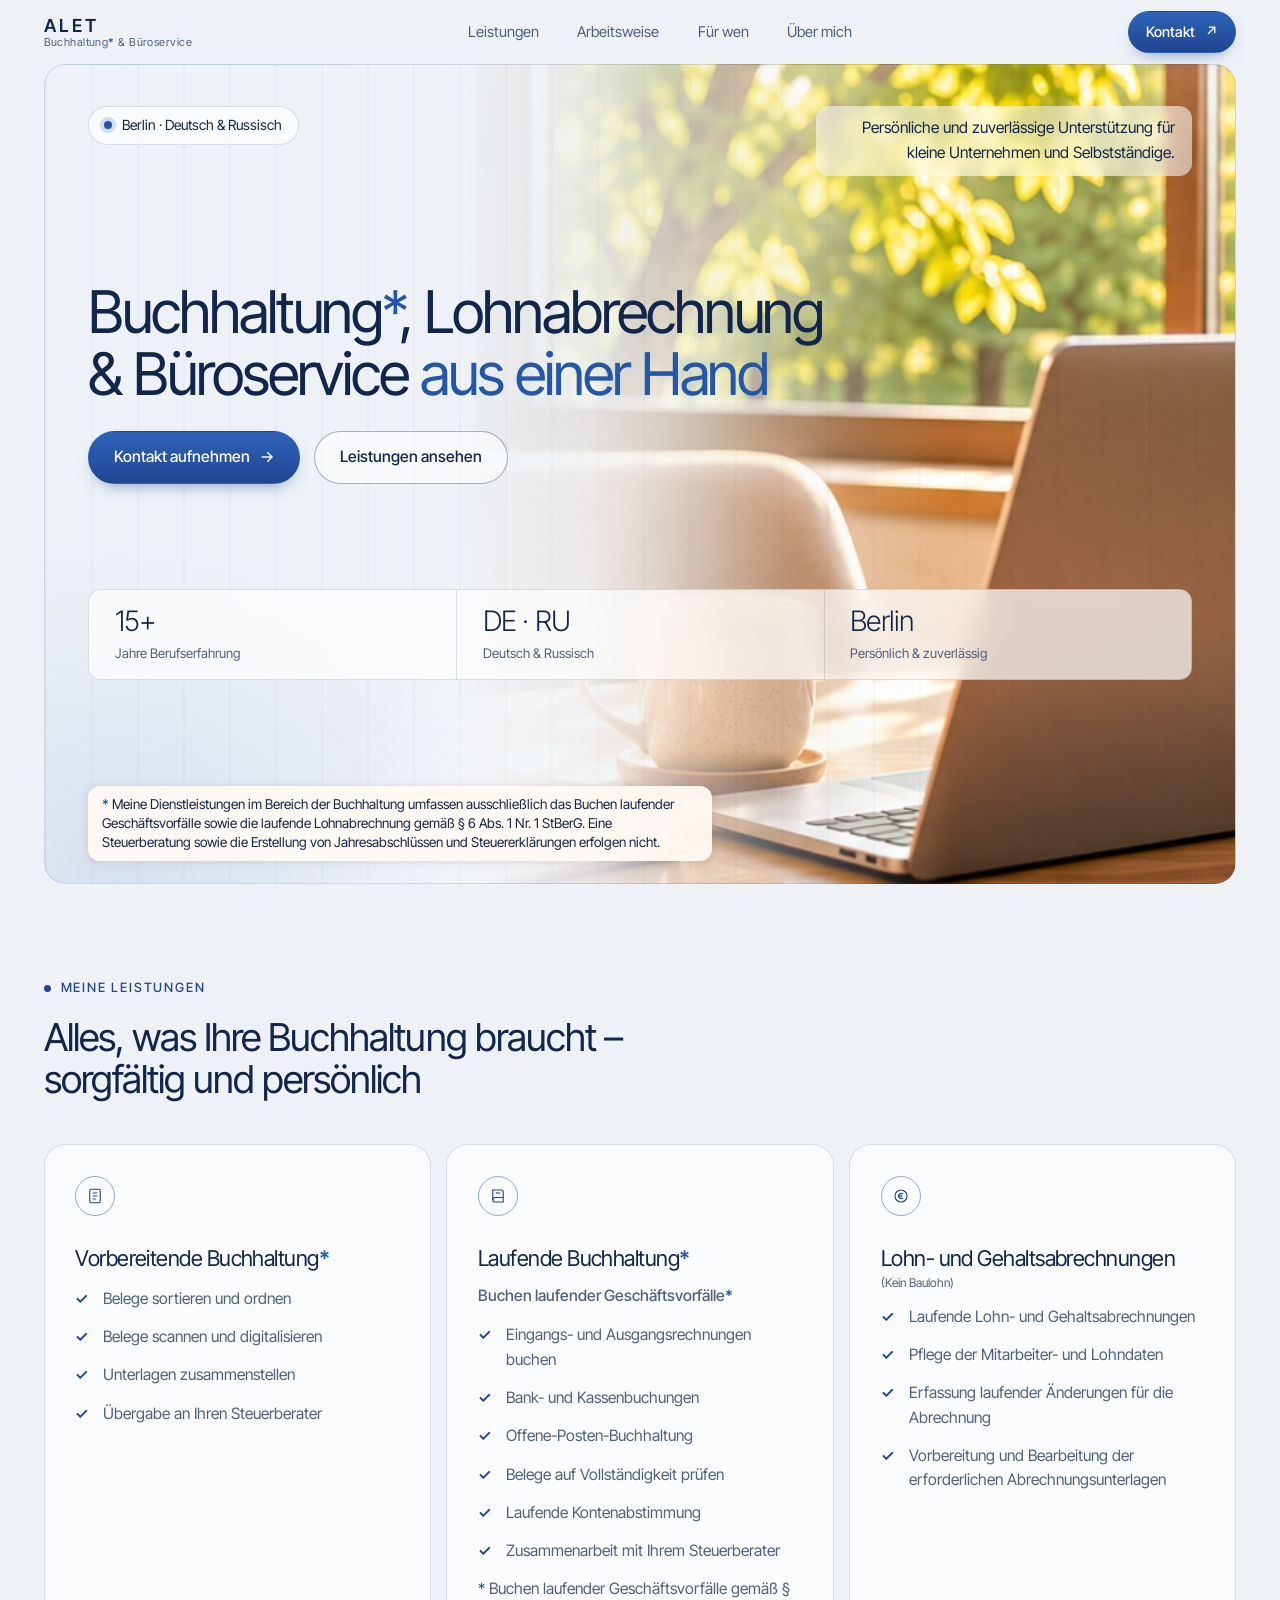
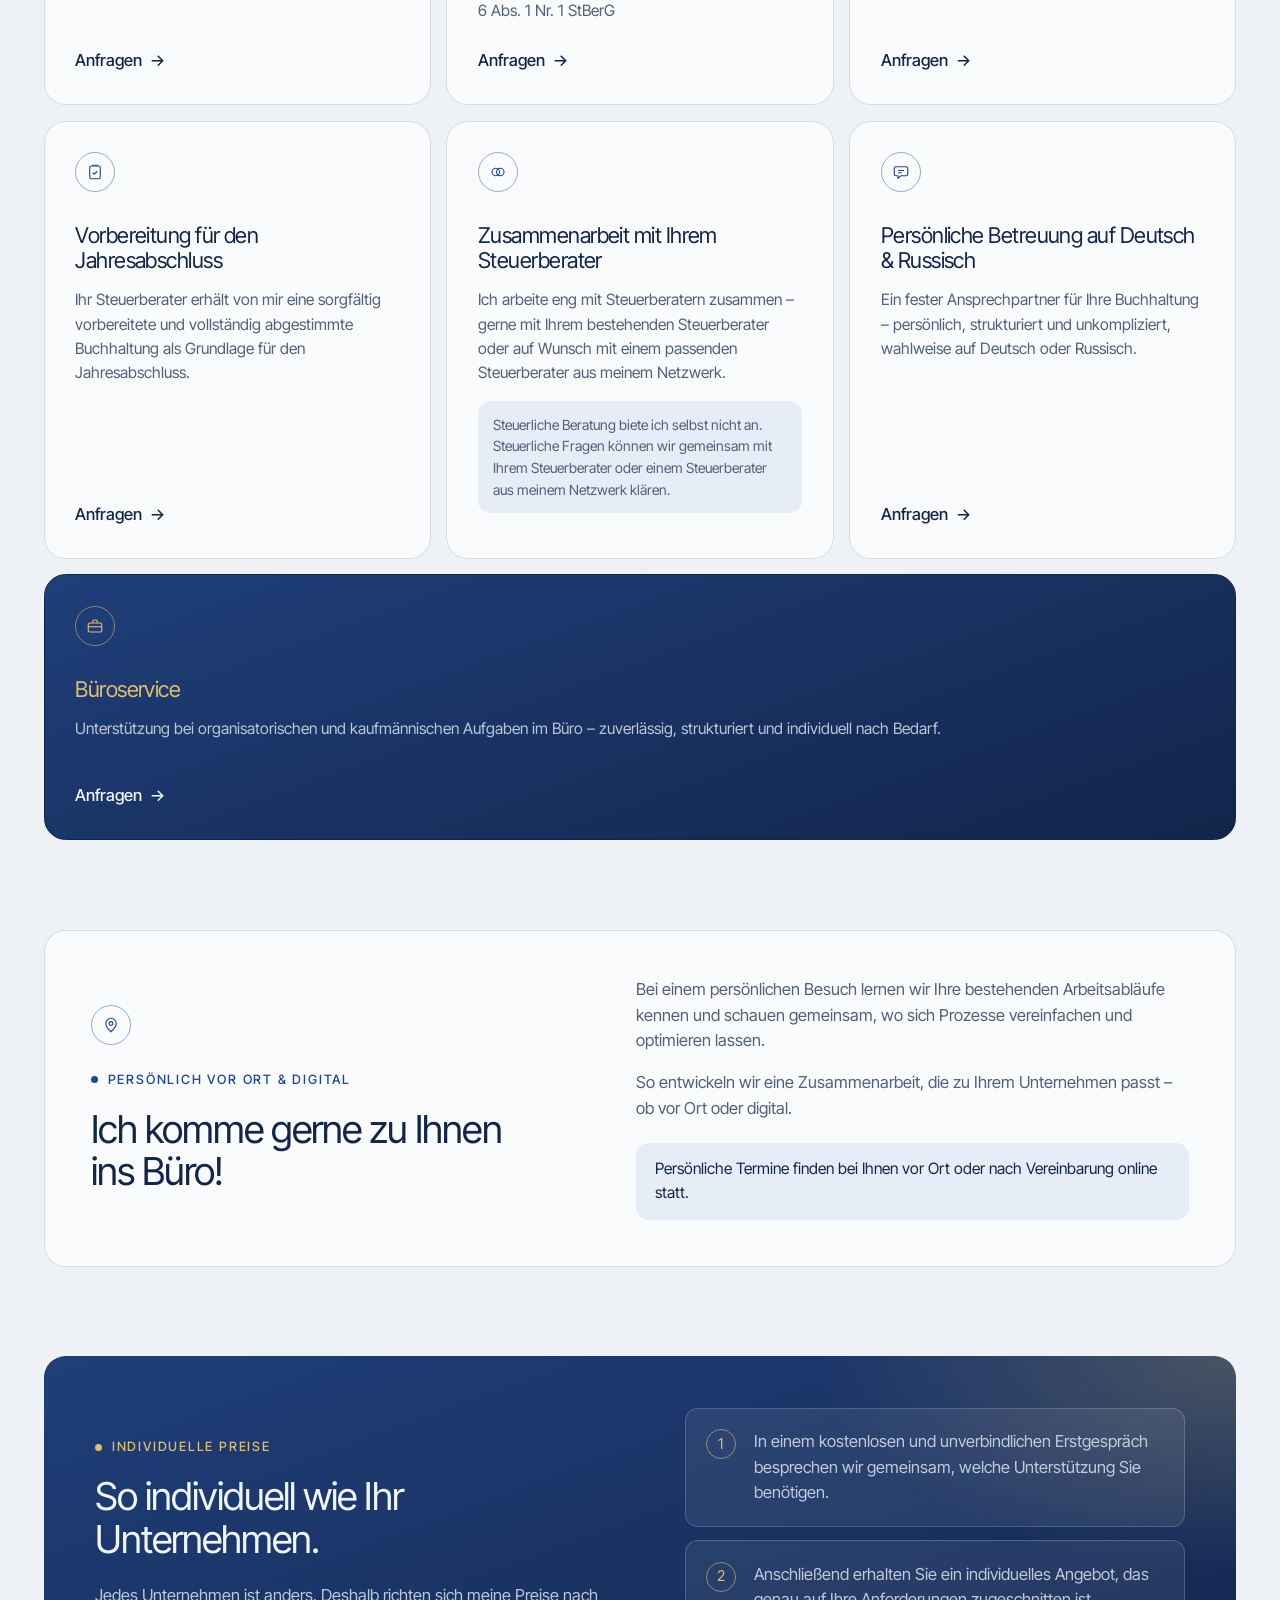
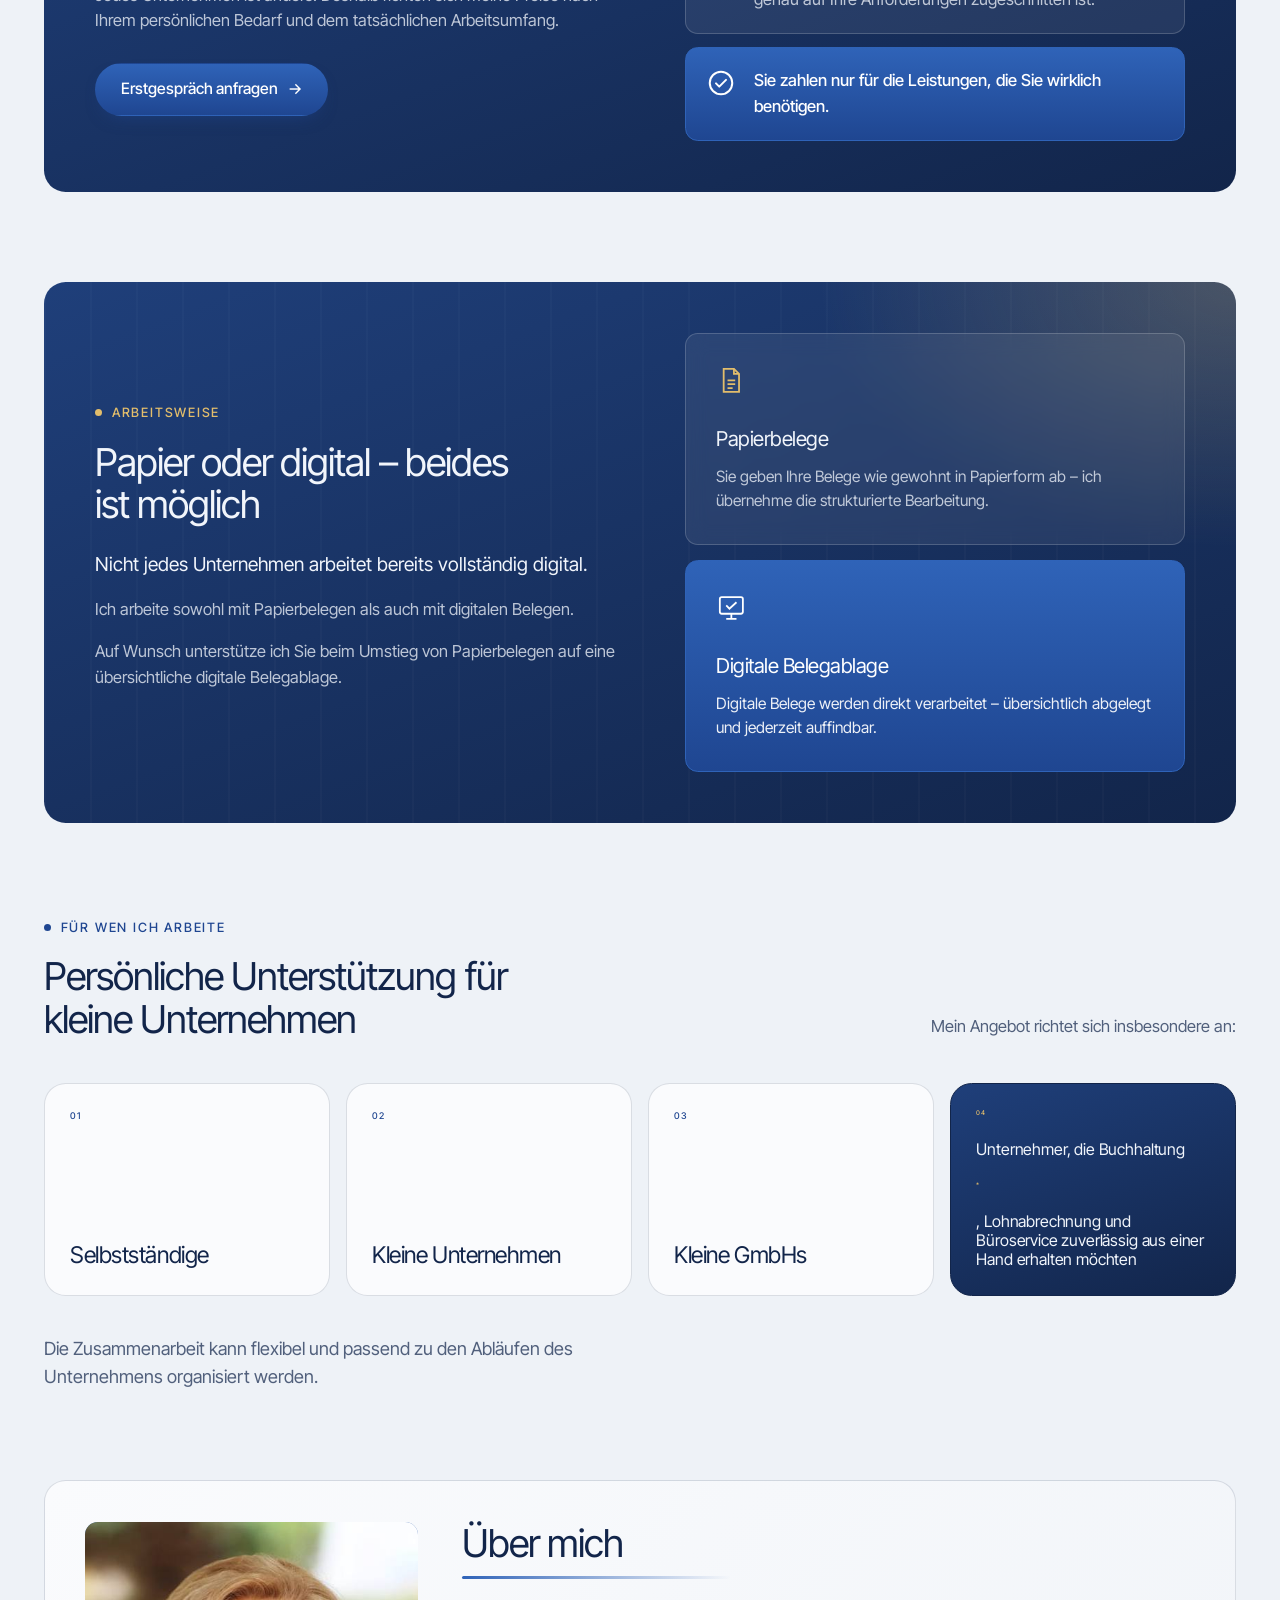
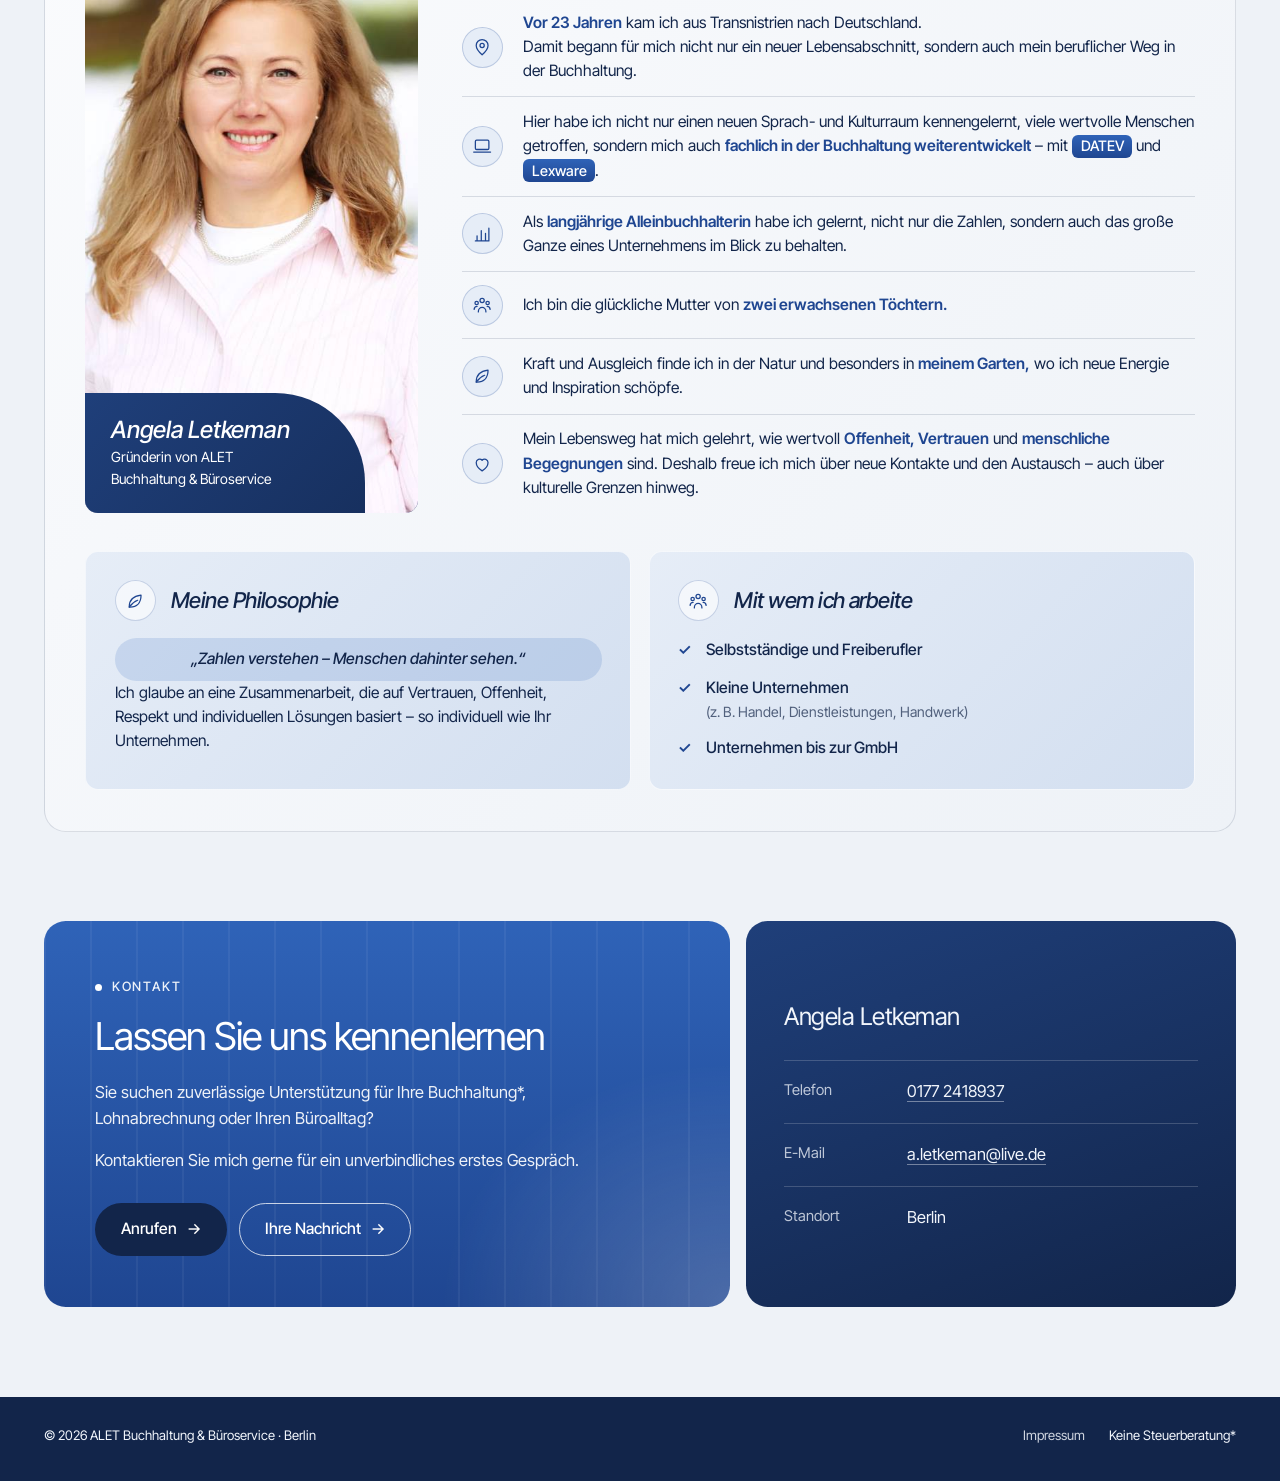
<file: index4.html>
<!doctype html>
<html lang="de">
<head>
  <meta charset="utf-8">
  <meta name="viewport" content="width=device-width, initial-scale=1">
  <title>ALET Buchhaltung & Büroservice · Berlin</title>
  <meta name="description" content="Buchhaltung, Lohnabrechnung und Büroservice aus einer Hand. Persönliche und zuverlässige Unterstützung für kleine Unternehmen und Selbstständige in Berlin – auf Deutsch und Russisch.">
  <link rel="preconnect" href="https://fonts.googleapis.com">
  <link rel="preconnect" href="https://fonts.gstatic.com" crossorigin>
  <link href="https://fonts.googleapis.com/css2?family=Inter+Tight:ital,wght@0,300;0,400;0,500;0,600;1,500&display=swap" rel="stylesheet">
  <link rel="stylesheet" href="styles4.css">
</head>
<body>

<header class="site-header">
  <div class="header-inner">
    <a href="#top" class="logo" aria-label="ALET Buchhaltung & Büroservice – Startseite">
      <span class="logo-mark">ALET</span>
      <span class="logo-sub">Buchhaltung<span class="star">*</span> &amp; Büroservice</span>
    </a>
    <nav class="nav" aria-label="Hauptnavigation">
      <a href="#leistungen">Leistungen</a>
      <a href="#arbeitsweise">Arbeitsweise</a>
      <a href="#zielgruppe">Für wen</a>
      <a href="#ueber-mich">Über mich</a>
    </nav>
    <a href="#kontakt" class="btn btn-accent btn-sm">Kontakt <span aria-hidden="true">↗</span></a>
  </div>
</header>

<main id="top">

  <!-- БЛОК 1 — ПЕРВЫЙ ЭКРАН -->
  <section class="hero-wrap">
    <div class="hero">
      <div class="hero-top">
        <p class="pill"><span class="dot"></span> Berlin · Deutsch &amp; Russisch</p>
        <p class="hero-note">Persönliche und zuverlässige Unterstützung für kleine Unternehmen und Selbstständige.</p>
      </div>

      <div class="hero-main">
        <h1>Buchhaltung<span class="star">*</span>, Lohnabrechnung<br>&amp; Büroservice <span class="accent">aus einer&nbsp;Hand</span></h1>
        <div class="hero-actions">
          <a href="#kontakt" class="btn btn-accent">Kontakt aufnehmen <span aria-hidden="true">→</span></a>
          <a href="#leistungen" class="btn btn-ghost">Leistungen ansehen</a>
        </div>
      </div>

      <dl class="hero-facts">
        <div><dt>15+</dt><dd>Jahre Berufserfahrung</dd></div>
        <div><dt>DE · RU</dt><dd>Deutsch &amp; Russisch</dd></div>
        <div><dt>Berlin</dt><dd>Persönlich &amp; zuverlässig</dd></div>
      </dl>

      <p class="hero-foot"><span class="star">*</span> Meine Dienstleistungen im Bereich der Buchhaltung umfassen ausschließlich das Buchen laufender Geschäftsvorfälle sowie die laufende Lohnabrechnung gemäß § 6 Abs. 1 Nr. 1 StBerG. Eine Steuerberatung sowie die Erstellung von Jahresabschlüssen und Steuererklärungen erfolgen nicht.</p>
    </div>
  </section>

  <!-- БЛОК 2 — LEISTUNGEN -->
  <section class="section section-light" id="leistungen">
    <div class="section-head">
      <div>
        <p class="eyebrow">Meine Leistungen</p>
        <h2>Alles, was Ihre Buchhaltung braucht – sorgfältig und&nbsp;persönlich</h2>
      </div>
    </div>

    <div class="cards">
      <article class="card">
        <div class="card-icon" aria-hidden="true">
          <svg viewBox="0 0 24 24" fill="none" stroke="currentColor" stroke-width="1.5"><rect x="5" y="3" width="14" height="18" rx="2"/><path d="M9 8h6M9 12h6M9 16h4"/></svg>
        </div>
        <h3>Vorbereitende Buchhaltung<span class="star">*</span></h3>
        <ul class="check-list">
          <li>Belege sortieren und ordnen</li>
          <li>Belege scannen und digitalisieren</li>
          <li>Unterlagen zusammenstellen</li>
          <li>Übergabe an Ihren Steuerberater</li>
        </ul>
        <a href="#kontakt" class="card-link">Anfragen <span aria-hidden="true">→</span></a>
      </article>

      <article class="card">
        <div class="card-icon" aria-hidden="true">
          <svg viewBox="0 0 24 24" fill="none" stroke="currentColor" stroke-width="1.5"><path d="M5 4h11a3 3 0 0 1 3 3v13H8a3 3 0 0 1-3-3z"/><path d="M5 17a3 3 0 0 1 3-3h11"/><path d="M9 8h6"/></svg>
        </div>
        <h3>Laufende Buchhaltung<span class="star">*</span></h3>
        <p class="card-sub">Buchen laufender Geschäftsvorfälle<span class="star">*</span></p>
        <ul class="check-list">
          <li>Eingangs- und Ausgangsrechnungen buchen</li>
          <li>Bank- und Kassenbuchungen</li>
          <li>Offene-Posten-Buchhaltung</li>
          <li>Belege auf Vollständigkeit prüfen</li>
          <li>Laufende Kontenabstimmung</li>
          <li>Zusammenarbeit mit Ihrem Steuerberater</li>
        </ul>
        <p class="card-fn"><span class="star">*</span> Buchen laufender Geschäftsvorfälle gemäß § 6 Abs. 1 Nr. 1 StBerG</p>
        <a href="#kontakt" class="card-link">Anfragen <span aria-hidden="true">→</span></a>
      </article>

      <article class="card">
        <div class="card-icon" aria-hidden="true">
          <svg viewBox="0 0 24 24" fill="none" stroke="currentColor" stroke-width="1.5"><circle cx="12" cy="12" r="8"/><path d="M14.9 9.5A3.6 3.6 0 1 0 14.9 14.5"/><path d="M8.6 11h4.8M8.6 13h4.8"/></svg>
        </div>
        <h3>Lohn- und Gehaltsabrechnungen <small>(Kein Baulohn)</small></h3>
        <ul class="check-list">
          <li>Laufende Lohn- und Gehaltsabrechnungen</li>
          <li>Pflege der Mitarbeiter- und Lohndaten</li>
          <li>Erfassung laufender Änderungen für die Abrechnung</li>
          <li>Vorbereitung und Bearbeitung der erforderlichen Abrechnungsunterlagen</li>
        </ul>
        <a href="#kontakt" class="card-link">Anfragen <span aria-hidden="true">→</span></a>
      </article>

      <article class="card">
        <div class="card-icon" aria-hidden="true">
          <svg viewBox="0 0 24 24" fill="none" stroke="currentColor" stroke-width="1.5"><rect x="5" y="4" width="14" height="17" rx="2"/><path d="M9 4V3h6v1"/><path d="m9 13 2 2 4-4"/></svg>
        </div>
        <h3>Vorbereitung für den Jahresabschluss</h3>
        <p>Ihr Steuerberater erhält von mir eine sorgfältig vorbereitete und vollständig abgestimmte Buchhaltung als Grundlage für den Jahresabschluss.</p>
        <a href="#kontakt" class="card-link">Anfragen <span aria-hidden="true">→</span></a>
      </article>

      <article class="card">
        <div class="card-icon" aria-hidden="true">
          <svg viewBox="0 0 24 24" fill="none" stroke="currentColor" stroke-width="1.5"><circle cx="9" cy="12" r="5"/><circle cx="15" cy="12" r="5"/></svg>
        </div>
        <h3>Zusammenarbeit mit Ihrem Steuerberater</h3>
        <p>Ich arbeite eng mit Steuerberatern zusammen – gerne mit Ihrem bestehenden Steuerberater oder auf Wunsch mit einem passenden Steuerberater aus meinem Netzwerk.</p>
        <p class="note">Steuerliche Beratung biete ich selbst nicht an. Steuerliche Fragen können wir gemeinsam mit Ihrem Steuerberater oder einem Steuerberater aus meinem Netzwerk klären.</p>
      </article>

      <article class="card">
        <div class="card-icon" aria-hidden="true">
          <svg viewBox="0 0 24 24" fill="none" stroke="currentColor" stroke-width="1.5"><path d="M5 5h14a2 2 0 0 1 2 2v8a2 2 0 0 1-2 2h-7l-4 3.5V17H5a2 2 0 0 1-2-2V7a2 2 0 0 1 2-2z"/><path d="M8 10h8M8 13h5"/></svg>
        </div>
        <h3>Persönliche Betreuung auf Deutsch &amp; Russisch</h3>
        <p>Ein fester Ansprechpartner für Ihre Buchhaltung – persönlich, strukturiert und unkompliziert, wahlweise auf Deutsch oder Russisch.</p>
        <a href="#kontakt" class="card-link">Anfragen <span aria-hidden="true">→</span></a>
      </article>

      <article class="card card-dark">
        <div class="card-icon" aria-hidden="true">
          <svg viewBox="0 0 24 24" fill="none" stroke="currentColor" stroke-width="1.5"><rect x="3" y="8" width="18" height="12" rx="2"/><path d="M9 8V6a2 2 0 0 1 2-2h2a2 2 0 0 1 2 2v2"/><path d="M3 13h18"/></svg>
        </div>
        <h3>Büroservice</h3>
        <p>Unterstützung bei organisatorischen und kaufmännischen Aufgaben im Büro – zuverlässig, strukturiert und individuell nach Bedarf.</p>
        <a href="#kontakt" class="card-link">Anfragen <span aria-hidden="true">→</span></a>
      </article>
    </div>
  </section>

  <!-- ПЕРСОНАЛЬНО НА МЕСТЕ И ОНЛАЙН -->
  <section class="panel-wrap section-light" id="vor-ort">
    <div class="onsite">
      <div class="onsite-head">
        <div class="card-icon" aria-hidden="true">
          <svg viewBox="0 0 24 24" fill="none" stroke="currentColor" stroke-width="1.5"><path d="M12 21s-7-6.1-7-11a7 7 0 0 1 14 0c0 4.9-7 11-7 11z"/><circle cx="12" cy="10" r="2.5"/></svg>
        </div>
        <p class="eyebrow">Persönlich vor Ort &amp; digital</p>
        <h2>Ich komme gerne zu Ihnen ins&nbsp;Büro!</h2>
      </div>
      <div class="onsite-text">
        <p>Bei einem persönlichen Besuch lernen wir Ihre bestehenden Arbeitsabläufe kennen und schauen gemeinsam, wo sich Prozesse vereinfachen und optimieren lassen.</p>
        <p>So entwickeln wir eine Zusammenarbeit, die zu Ihrem Unternehmen passt – ob vor Ort oder digital.</p>
        <p class="onsite-note">Persönliche Termine finden bei Ihnen vor Ort oder nach Vereinbarung online statt.</p>
      </div>
    </div>
  </section>

  <!-- ИНДИВИДУАЛЬНЫЕ ЦЕНЫ -->
  <section class="panel-wrap section-light" id="preise">
    <div class="price">
      <div class="price-main">
        <p class="eyebrow">Individuelle Preise</p>
        <h2>So individuell wie Ihr Unternehmen.</h2>
        <p>Jedes Unternehmen ist anders. Deshalb richten sich meine Preise nach Ihrem persönlichen Bedarf und dem tatsächlichen Arbeitsumfang.</p>
        <a href="#kontakt" class="btn btn-accent">Erstgespräch anfragen <span aria-hidden="true">→</span></a>
      </div>
      <ol class="price-steps">
        <li>
          <span class="step-n" aria-hidden="true">1</span>
          <p>In einem kostenlosen und unverbindlichen Erstgespräch besprechen wir gemeinsam, welche Unterstützung Sie benötigen.</p>
        </li>
        <li>
          <span class="step-n" aria-hidden="true">2</span>
          <p>Anschließend erhalten Sie ein individuelles Angebot, das genau auf Ihre Anforderungen zugeschnitten ist.</p>
        </li>
        <li class="price-key">
          <svg viewBox="0 0 24 24" fill="none" stroke="currentColor" stroke-width="1.6" stroke-linecap="round" stroke-linejoin="round" aria-hidden="true"><circle cx="12" cy="12" r="9"/><path d="m8 12.3 2.6 2.6L16 9.5"/></svg>
          <p>Sie zahlen nur für die Leistungen, die Sie wirklich benötigen.</p>
        </li>
      </ol>
    </div>
  </section>

  <!-- БЛОК 3 — PAPIER ODER DIGITAL -->
  <section class="panel-wrap section-light" id="arbeitsweise">
    <div class="panel">
      <div class="panel-text">
        <p class="eyebrow">Arbeitsweise</p>
        <h2>Papier oder digital – beides ist&nbsp;möglich</h2>
        <p class="lead">Nicht jedes Unternehmen arbeitet bereits vollständig digital.</p>
        <p>Ich arbeite sowohl mit Papierbelegen als auch mit digitalen Belegen.</p>
        <p>Auf Wunsch unterstütze ich Sie beim Umstieg von Papierbelegen auf eine übersichtliche digitale Belegablage.</p>
      </div>

      <div class="format-cards">
        <article class="format-card">
          <svg viewBox="0 0 24 24" fill="none" stroke="currentColor" stroke-width="1.4" aria-hidden="true"><path d="M6 3h8l4 4v14H6z"/><path d="M14 3v4h4"/><path d="M9 12h6M9 15h6M9 18h4"/></svg>
          <h3>Papierbelege</h3>
          <p>Sie geben Ihre Belege wie gewohnt in Papierform ab – ich übernehme die strukturierte Bearbeitung.</p>
        </article>
        <article class="format-card format-card-accent">
          <svg viewBox="0 0 24 24" fill="none" stroke="currentColor" stroke-width="1.4" aria-hidden="true"><rect x="3" y="4" width="18" height="13" rx="1.5"/><path d="M8 21h8M12 17v4"/><path d="M8 10.5l2.5 2.5L16 8"/></svg>
          <h3>Digitale Belegablage</h3>
          <p>Digitale Belege werden direkt verarbeitet – übersichtlich abgelegt und jederzeit auffindbar.</p>
        </article>
      </div>
    </div>
  </section>

  <!-- БЛОК 4 — FÜR WEN ICH ARBEITE -->
  <section class="section section-light" id="zielgruppe">
    <div class="section-head">
      <div>
        <p class="eyebrow">Für wen ich arbeite</p>
        <h2>Persönliche Unterstützung für kleine&nbsp;Unternehmen</h2>
      </div>
      <p class="section-intro">Mein Angebot richtet sich insbesondere an:</p>
    </div>

    <ul class="audience">
      <li><span>01</span>Selbstständige</li>
      <li><span>02</span>Kleine Unternehmen</li>
      <li><span>03</span>Kleine GmbHs</li>
      <li class="audience-wide"><span>04</span>Unternehmer, die Buchhaltung<span class="star">*</span>, Lohnabrechnung und Büroservice zuverlässig aus einer Hand erhalten möchten</li>
    </ul>

    <p class="closing">Die Zusammenarbeit kann flexibel und passend zu den Abläufen des Unternehmens organisiert werden.</p>
  </section>

  <!-- БЛОК 5 — ÜBER MICH -->
  <section class="panel-wrap section-light" id="ueber-mich">
    <div class="about2">
      <figure class="about2-photo">
        <img src="assets/portrait.jpg" alt="Angela Letkeman, Gründerin von ALET Buchhaltung &amp; Büroservice" loading="lazy">
        <figcaption class="nameplate">
          <span class="sig">Angela Letkeman</span>
          <span>Gründerin von ALET<br>Buchhaltung &amp; Büroservice</span>
        </figcaption>
      </figure>

      <div class="about2-body">
        <h2>Über mich</h2>
        <ul class="about2-list">
          <li>
            <span class="badge" aria-hidden="true"><svg viewBox="0 0 24 24" fill="none" stroke="currentColor" stroke-width="1.5" stroke-linecap="round" stroke-linejoin="round"><path d="M12 21s-7-6.1-7-11a7 7 0 0 1 14 0c0 4.9-7 11-7 11z"/><circle cx="12" cy="10" r="2.5"/></svg></span>
            <p><strong>Vor 23 Jahren</strong> kam ich aus Transnistrien nach Deutschland.<br class="m-gap">Damit begann für mich nicht nur ein neuer Lebensabschnitt, sondern auch mein beruflicher Weg in der Buchhaltung.</p>
          </li>
          <li>
            <span class="badge" aria-hidden="true"><svg viewBox="0 0 24 24" fill="none" stroke="currentColor" stroke-width="1.5" stroke-linecap="round" stroke-linejoin="round"><rect x="4" y="5" width="16" height="11" rx="1.5"/><path d="M2 19h20"/></svg></span>
            <p>Hier habe ich nicht nur einen neuen Sprach- und Kulturraum kennengelernt, viele wertvolle Menschen getroffen, sondern mich auch <strong>fachlich in der Buchhaltung weiterentwickelt</strong> – mit <span class="chip">DATEV</span> und <span class="chip">Lexware</span>.</p>
          </li>
          <li>
            <span class="badge" aria-hidden="true"><svg viewBox="0 0 24 24" fill="none" stroke="currentColor" stroke-width="1.5" stroke-linecap="round" stroke-linejoin="round"><path d="M4 20h16M6 20v-6M11 20V8M16 20v-9M20 20V5"/></svg></span>
            <p>Als <strong>langjährige Alleinbuchhalterin</strong> habe ich gelernt, nicht nur die Zahlen, sondern auch das große Ganze eines Unternehmens im Blick zu behalten.</p>
          </li>
          <li>
            <span class="badge" aria-hidden="true"><svg viewBox="0 0 24 24" fill="none" stroke="currentColor" stroke-width="1.5" stroke-linecap="round" stroke-linejoin="round"><circle cx="12" cy="6.5" r="2.5"/><circle cx="5.5" cy="9.5" r="2"/><circle cx="18.5" cy="9.5" r="2"/><path d="M7.5 20c0-3 2-5.2 4.5-5.2s4.5 2.2 4.5 5.2"/><path d="M2.5 17c.2-2 1.5-3.5 3.5-3.5M21.5 17c-.2-2-1.5-3.5-3.5-3.5"/></svg></span>
            <p>Ich bin die glückliche Mutter von <strong>zwei erwachsenen Töchtern.</strong></p>
          </li>
          <li>
            <span class="badge" aria-hidden="true"><svg viewBox="0 0 24 24" fill="none" stroke="currentColor" stroke-width="1.5" stroke-linecap="round" stroke-linejoin="round"><path d="M5 19c0-8 5-13 14-14 0 9-5 14-13 14"/><path d="M5 19c3-4 6-6.5 10-8"/></svg></span>
            <p>Kraft und Ausgleich finde ich in der Natur und besonders in <strong>meinem Garten,</strong> wo ich neue Energie und Inspiration schöpfe.</p>
          </li>
          <li>
            <span class="badge" aria-hidden="true"><svg viewBox="0 0 24 24" fill="none" stroke="currentColor" stroke-width="1.5" stroke-linecap="round" stroke-linejoin="round"><path d="M12 20s-7-4.4-7-10a4 4 0 0 1 7-2.6A4 4 0 0 1 19 10c0 5.6-7 10-7 10z"/></svg></span>
            <p>Mein Lebensweg hat mich gelehrt, wie wertvoll <strong>Offenheit, Vertrauen</strong> und <strong>menschliche Begegnungen</strong> sind. Deshalb freue ich mich über neue Kontakte und den Austausch – auch über kulturelle Grenzen hinweg.</p>
          </li>
        </ul>
      </div>

      <div class="about2-cards">
        <article class="soft-card">
          <header>
            <span class="badge" aria-hidden="true"><svg viewBox="0 0 24 24" fill="none" stroke="currentColor" stroke-width="1.5" stroke-linecap="round" stroke-linejoin="round"><path d="M5 19c0-8 5-13 14-14 0 9-5 14-13 14"/><path d="M5 19c3-4 6-6.5 10-8"/></svg></span>
            <h3>Meine Philosophie</h3>
          </header>
          <p class="quote">„Zahlen verstehen – Menschen dahinter sehen.“</p>
          <p>Ich glaube an eine Zusammenarbeit, die auf Vertrauen, Offenheit, Respekt und individuellen Lösungen basiert – so individuell wie Ihr Unternehmen.</p>
        </article>

        <article class="soft-card desktop-only">
          <header>
            <span class="badge" aria-hidden="true"><svg viewBox="0 0 24 24" fill="none" stroke="currentColor" stroke-width="1.5" stroke-linecap="round" stroke-linejoin="round"><circle cx="12" cy="6.5" r="2.5"/><circle cx="5.5" cy="9.5" r="2"/><circle cx="18.5" cy="9.5" r="2"/><path d="M7.5 20c0-3 2-5.2 4.5-5.2s4.5 2.2 4.5 5.2"/><path d="M2.5 17c.2-2 1.5-3.5 3.5-3.5M21.5 17c-.2-2-1.5-3.5-3.5-3.5"/></svg></span>
            <h3>Mit wem ich arbeite</h3>
          </header>
          <ul class="check-list">
            <li>Selbstständige und Freiberufler</li>
            <li>Kleine Unternehmen <small>(z. B. Handel, Dienstleistungen, Handwerk)</small></li>
            <li>Unternehmen bis zur GmbH</li>
          </ul>
        </article>
      </div>
    </div>
  </section>

  <!-- БЛОК 6 — KONTAKT -->
  <section class="section section-light contact-section" id="kontakt">
    <div class="contact-grid">
      <div class="cta-card">
        <p class="eyebrow eyebrow-light">Kontakt</p>
        <h2>Lassen Sie uns kennenlernen</h2>
        <p>Sie suchen zuverlässige Unterstützung für Ihre Buchhaltung<span class="star">*</span>, Lohnabrechnung oder Ihren Büroalltag?</p>
        <p>Kontaktieren Sie mich gerne für ein unverbindliches erstes Gespräch.</p>
        <div class="contact-actions">
          <a href="tel:+491772418937" class="btn btn-dark">Anrufen <span aria-hidden="true">→</span></a>
          <a href="mailto:a.letkeman@live.de" class="btn btn-ghost-light">Ihre Nachricht <span aria-hidden="true">→</span></a>
        </div>
      </div>

      <div class="contact-card">
        <p class="contact-name">Angela Letkeman</p>
        <dl class="contact-list">
          <div>
            <dt>Telefon</dt>
            <dd><a href="tel:+491772418937">0177 2418937</a></dd>
          </div>
          <div>
            <dt>E-Mail</dt>
            <dd><a href="mailto:a.letkeman@live.de">a.letkeman@live.de</a></dd>
          </div>
          <div>
            <dt>Standort</dt>
            <dd>Berlin</dd>
          </div>
        </dl>
      </div>
    </div>
  </section>

  <!-- IMPRESSUM -->
  <section class="panel-wrap section-light" id="impressum" hidden>
    <div class="impressum">
      <div class="imp-head">
        <div class="imp-brand">
          <span class="logo-mark">ALET</span>
          <span class="logo-sub">Buchhaltung<span class="star">*</span> &amp; Büroservice</span>
        </div>
        <h2>Impressum</h2>
      </div>

      <div class="imp-grid">
        <div class="imp-col">
          <div class="imp-item">
            <span class="badge" aria-hidden="true"><svg viewBox="0 0 24 24" fill="none" stroke="currentColor" stroke-width="1.4" stroke-linecap="round" stroke-linejoin="round"><circle cx="12" cy="8" r="4"/><path d="M4 21c0-4.4 3.6-7 8-7s8 2.6 8 7"/></svg></span>
            <div><strong class="imp-name">Angela Letkeman</strong>ALET Buchhaltung<span class="star">*</span> &amp; Büroservice</div>
          </div>
          <div class="imp-item">
            <span class="badge" aria-hidden="true"><svg viewBox="0 0 24 24" fill="none" stroke="currentColor" stroke-width="1.4" stroke-linecap="round" stroke-linejoin="round"><path d="M12 21s-7-6.1-7-11a7 7 0 0 1 14 0c0 4.9-7 11-7 11z"/><circle cx="12" cy="10" r="2.5"/></svg></span>
            <div>Danziger Str. 126<br>10407 Berlin</div>
          </div>
          <div class="imp-item">
            <span class="badge" aria-hidden="true"><svg viewBox="0 0 24 24" fill="none" stroke="currentColor" stroke-width="1.4" stroke-linecap="round" stroke-linejoin="round"><rect x="3" y="5" width="18" height="14" rx="2"/><path d="m3.5 7 8.5 6.5L20.5 7"/></svg></span>
            <div><a href="mailto:a.letkeman@live.de">a.letkeman@live.de</a></div>
          </div>
          <div class="imp-item">
            <span class="badge" aria-hidden="true"><svg viewBox="0 0 24 24" fill="none" stroke="currentColor" stroke-width="1.4" stroke-linecap="round" stroke-linejoin="round"><path d="M5 4h4l2 5-2.5 1.5a11 11 0 0 0 5 5L15 13l5 2v4a2 2 0 0 1-2 2A16 16 0 0 1 3 6a2 2 0 0 1 2-2z"/></svg></span>
            <div><strong><a href="tel:+491772418937">tel: 0177 2418937</a></strong></div>
          </div>
        </div>

        <div class="imp-col">
          <div class="imp-item">
            <span class="badge" aria-hidden="true"><svg viewBox="0 0 24 24" fill="none" stroke="currentColor" stroke-width="1.4" stroke-linecap="round" stroke-linejoin="round"><path d="M4 9l1.5-5h13L20 9"/><path d="M4 9a2.7 2.7 0 0 0 5.3 0 2.7 2.7 0 0 0 5.4 0A2.7 2.7 0 0 0 20 9"/><path d="M5 12v8h14v-8"/><path d="M10 20v-5h4v5"/></svg></span>
            <div><strong>Unternehmensform</strong>Einzelunternehmen</div>
          </div>
          <div class="imp-item">
            <span class="badge" aria-hidden="true"><svg viewBox="0 0 24 24" fill="none" stroke="currentColor" stroke-width="1.4" stroke-linecap="round" stroke-linejoin="round"><circle cx="12" cy="12" r="9"/><path d="M12 11v6"/><circle cx="12" cy="7.8" r=".6" fill="currentColor"/></svg></span>
            <div><strong>Hinweis</strong>Ich biete keine Steuerberatung an. Die Tätigkeit erfolgt im Rahmen des § 6 Abs. 1 Nr. 1 Steuerberatungsgesetz (StBerG).</div>
          </div>
        </div>
      </div>

      <svg class="imp-wave" viewBox="0 0 1200 100" preserveAspectRatio="none" aria-hidden="true">
        <defs>
          <linearGradient id="impw" x1="0" y1="0" x2="1" y2="0">
            <stop offset="0" stop-color="#102246"/>
            <stop offset=".55" stop-color="#1f4691"/>
            <stop offset="1" stop-color="#e2bd6b"/>
          </linearGradient>
        </defs>
        <path d="M0 55 C 260 15 520 30 760 62 C 960 88 1100 70 1200 38 L1200 100 L0 100 Z" fill="url(#impw)"/>
      </svg>
    </div>
  </section>

</main>

<footer class="site-footer">
  <div class="footer-inner">
    <span>© <span id="year">2026</span> ALET Buchhaltung &amp; Büroservice · Berlin</span>
    <span class="footer-links">
      <a href="#impressum" data-open-impressum>Impressum</a>
      <span>Keine Steuerberatung<span class="star">*</span></span>
    </span>
  </div>
</footer>

<script>
document.getElementById('year').textContent = new Date().getFullYear();
(function () {
  var imp = document.getElementById('impressum');
  function show() { imp.hidden = false; imp.scrollIntoView({ behavior: 'smooth', block: 'start' }); }
  document.querySelectorAll('[data-open-impressum]').forEach(function (a) {
    a.addEventListener('click', function (e) { e.preventDefault(); history.replaceState(null, '', '#impressum'); show(); });
  });
  if (location.hash === '#impressum') imp.hidden = false;
})();
</script>
</body>
</html>
</file>
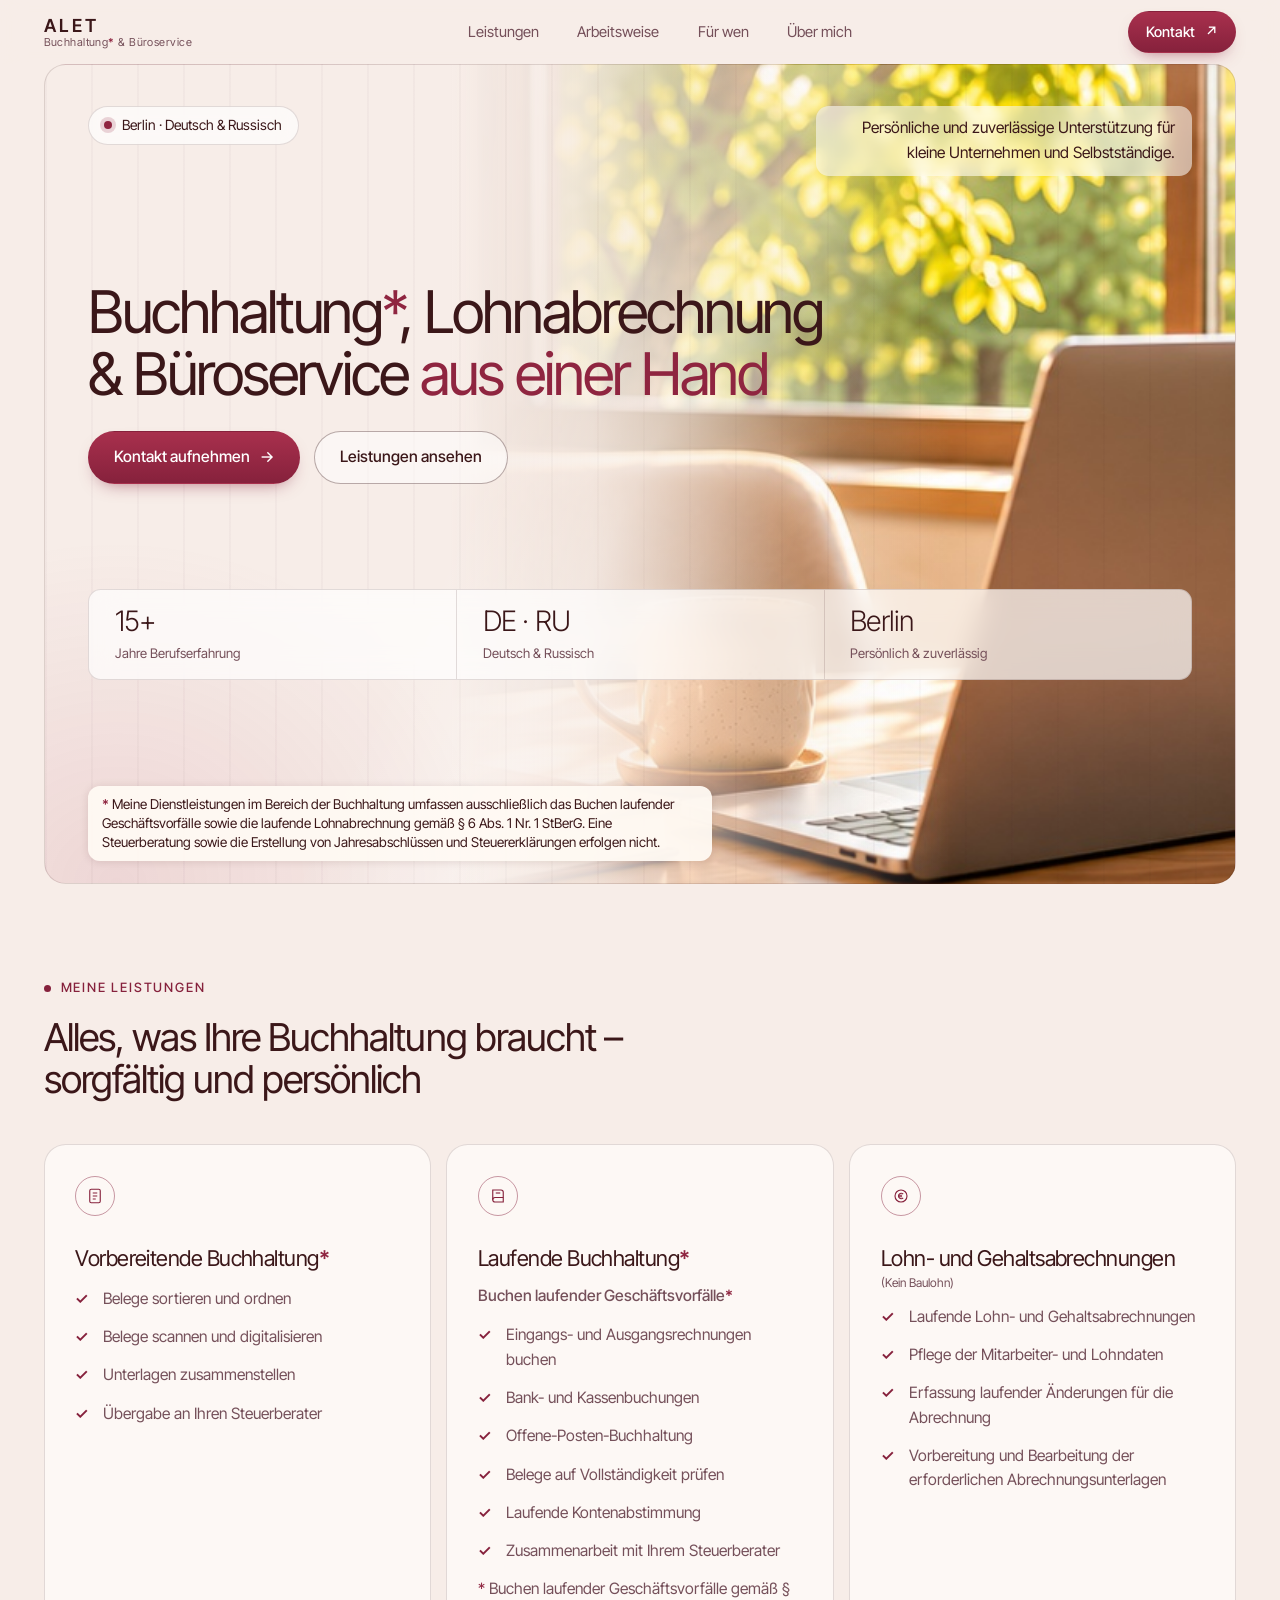
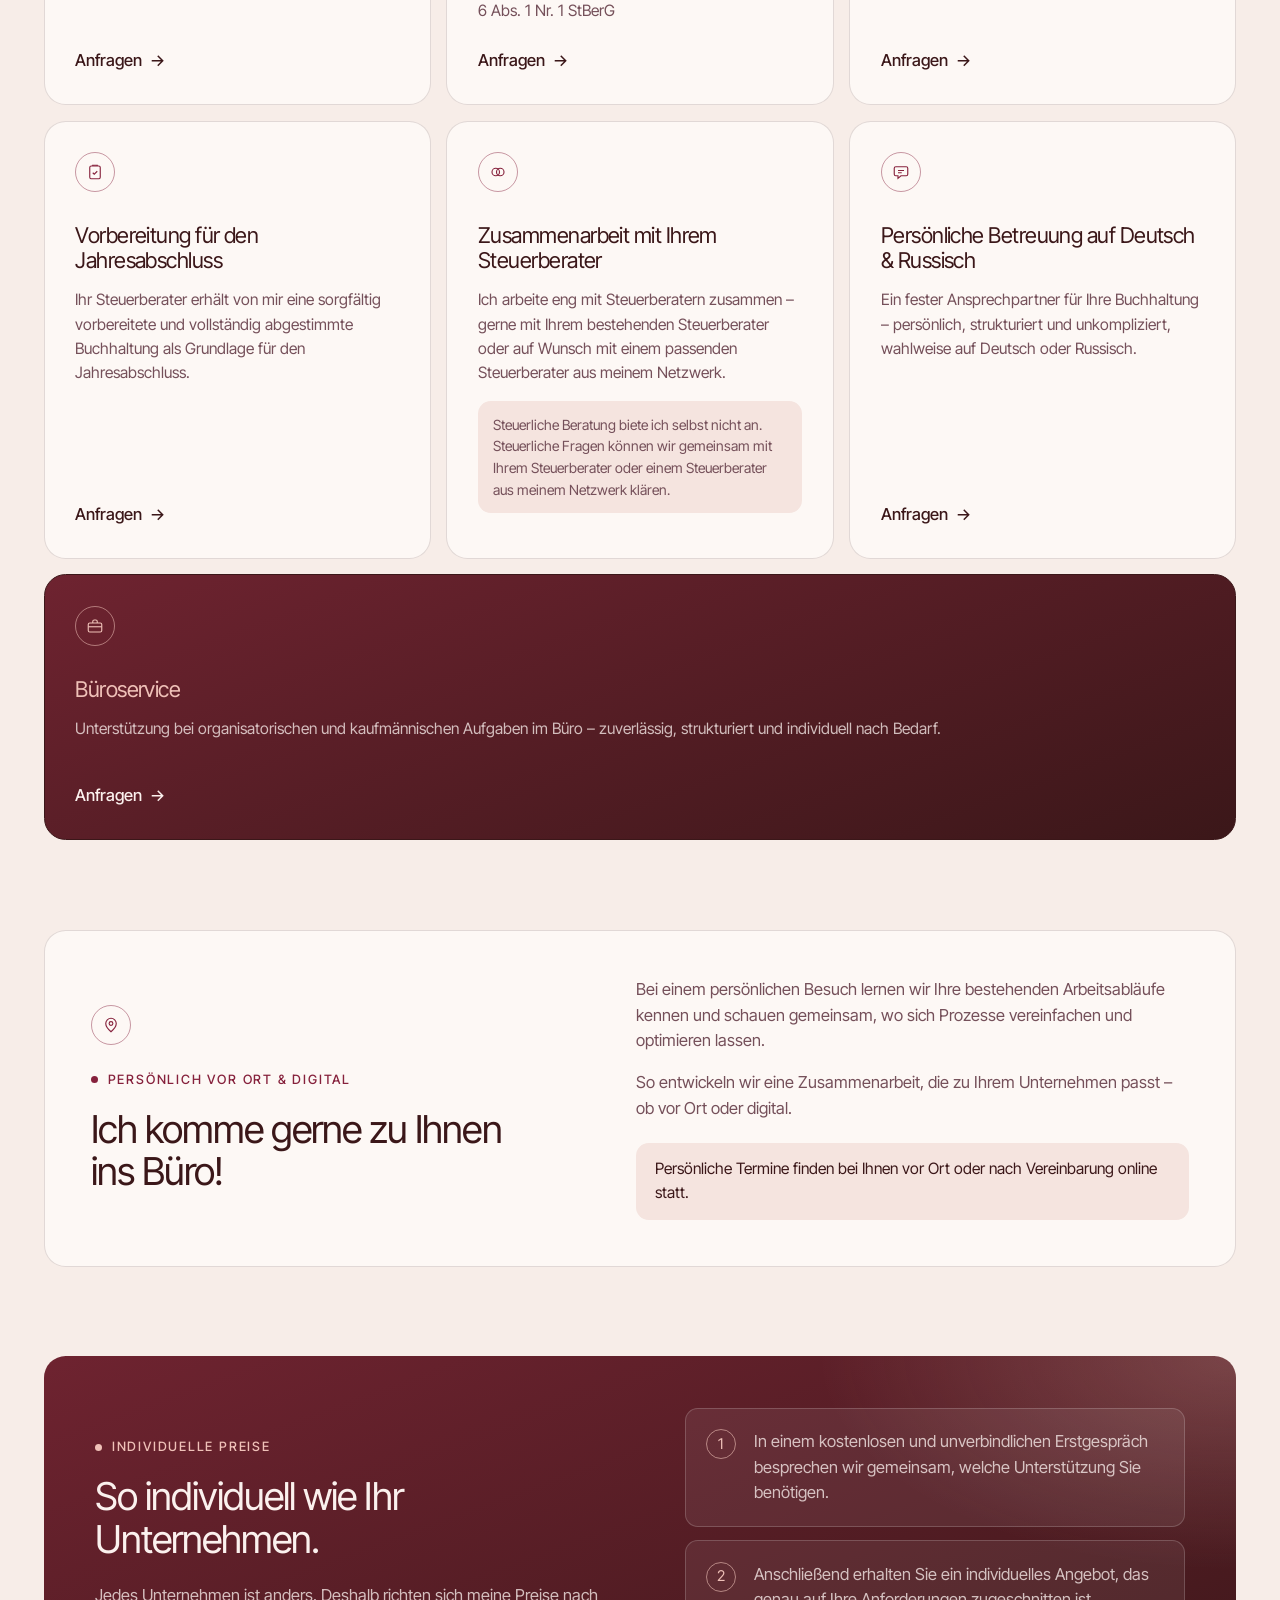
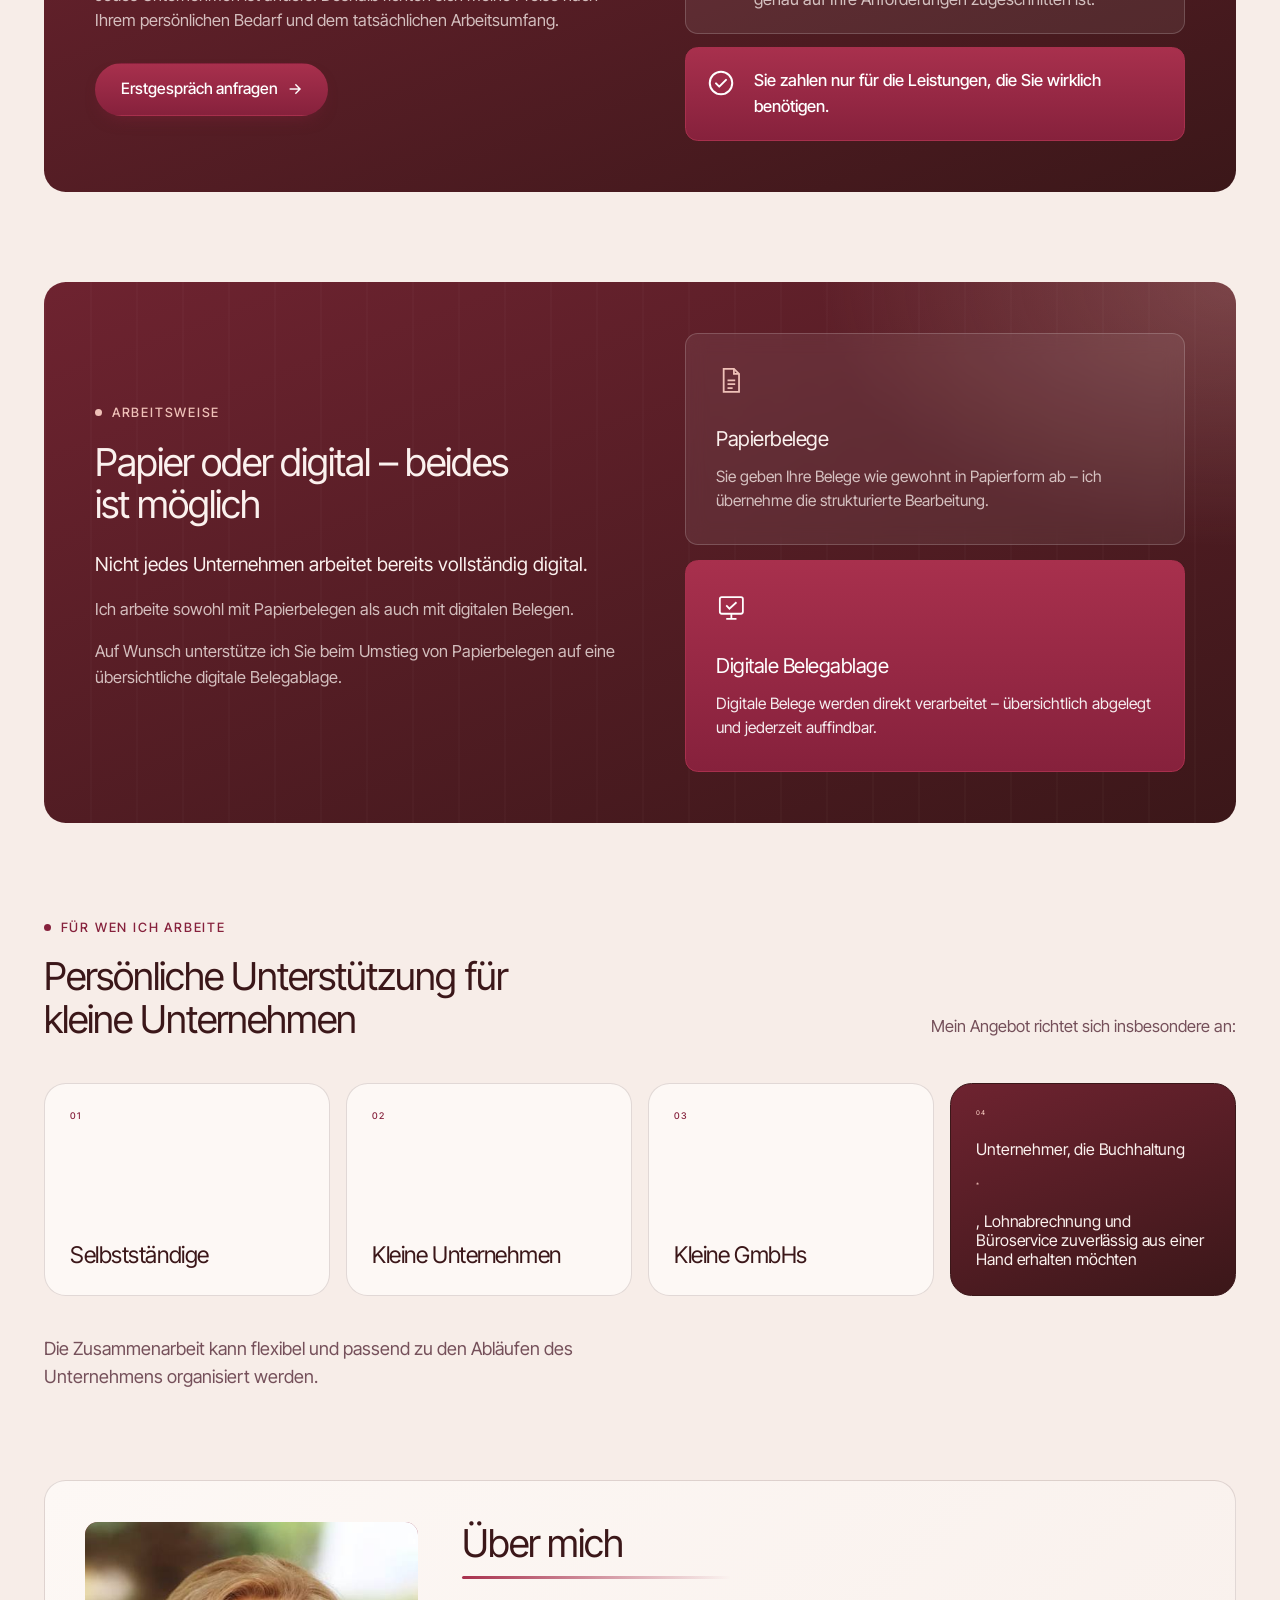
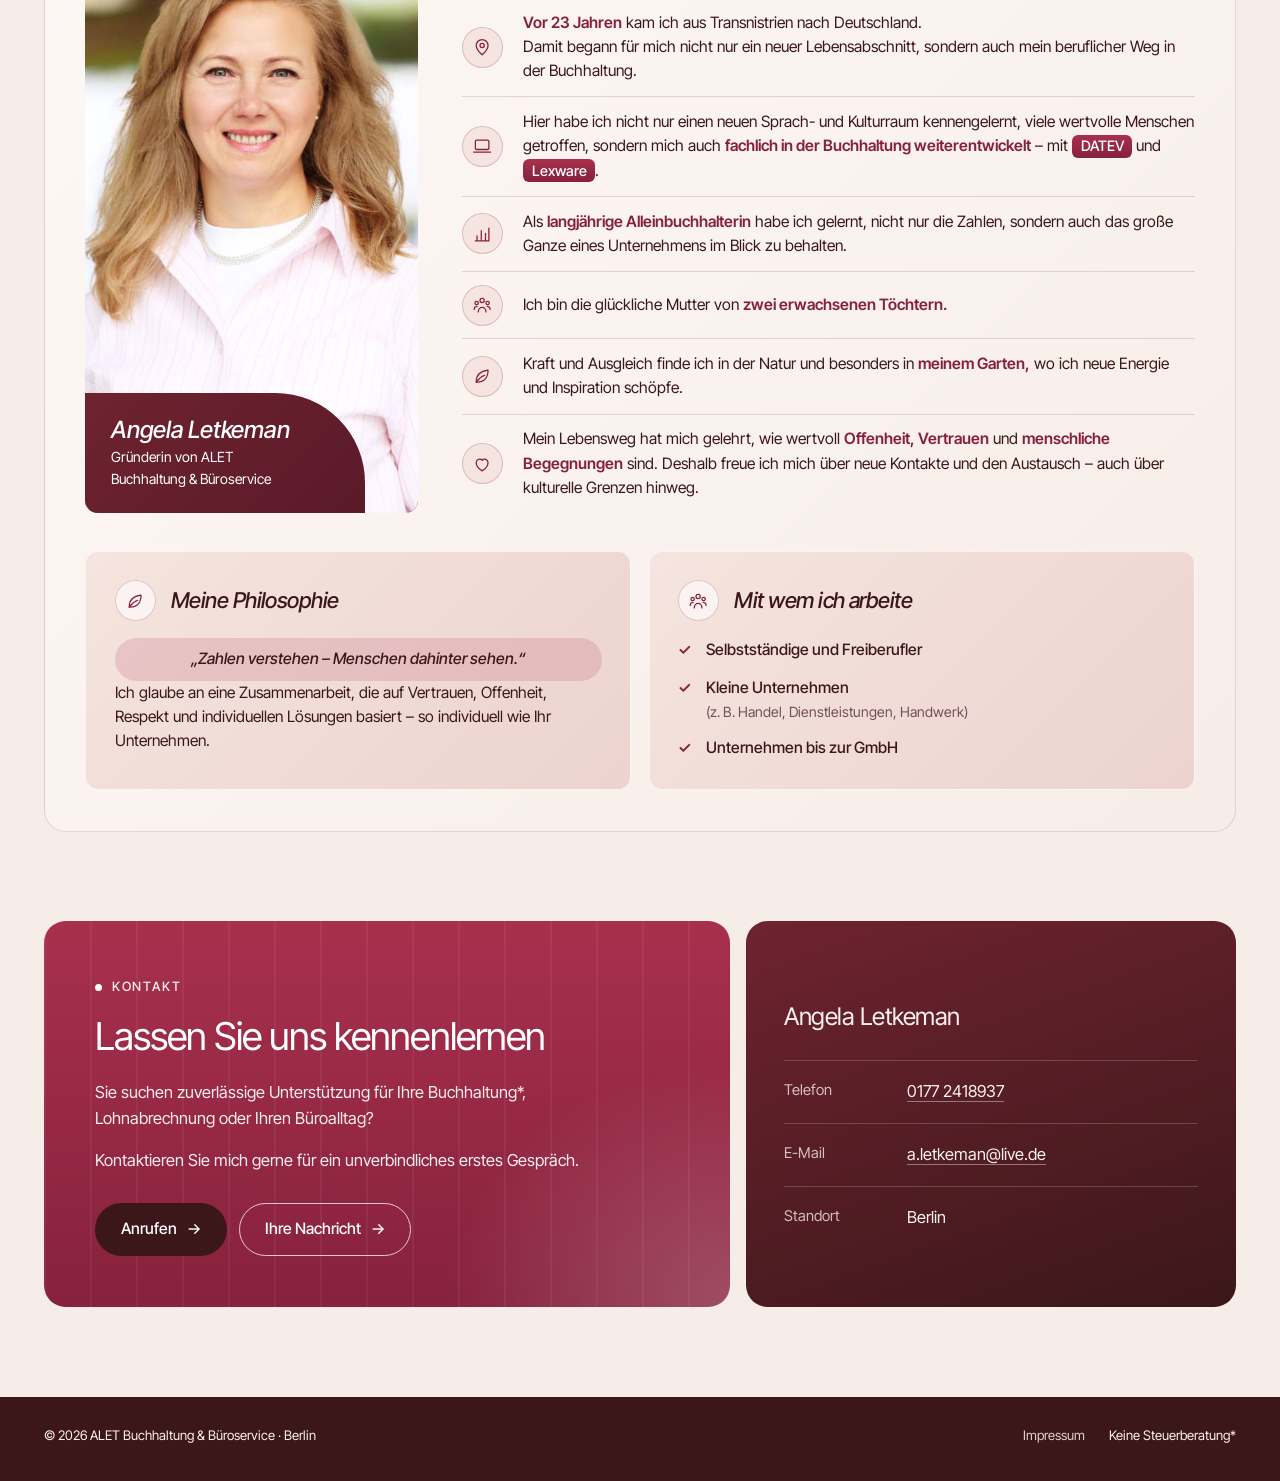
<file: index5.html>
<!doctype html>
<html lang="de">
<head>
  <meta charset="utf-8">
  <meta name="viewport" content="width=device-width, initial-scale=1">
  <title>ALET Buchhaltung & Büroservice · Berlin</title>
  <meta name="description" content="Buchhaltung, Lohnabrechnung und Büroservice aus einer Hand. Persönliche und zuverlässige Unterstützung für kleine Unternehmen und Selbstständige in Berlin – auf Deutsch und Russisch.">
  <link rel="preconnect" href="https://fonts.googleapis.com">
  <link rel="preconnect" href="https://fonts.gstatic.com" crossorigin>
  <link href="https://fonts.googleapis.com/css2?family=Inter+Tight:ital,wght@0,300;0,400;0,500;0,600;1,500&display=swap" rel="stylesheet">
  <link rel="stylesheet" href="styles5.css">
</head>
<body>

<header class="site-header">
  <div class="header-inner">
    <a href="#top" class="logo" aria-label="ALET Buchhaltung & Büroservice – Startseite">
      <span class="logo-mark">ALET</span>
      <span class="logo-sub">Buchhaltung<span class="star">*</span> &amp; Büroservice</span>
    </a>
    <nav class="nav" aria-label="Hauptnavigation">
      <a href="#leistungen">Leistungen</a>
      <a href="#arbeitsweise">Arbeitsweise</a>
      <a href="#zielgruppe">Für wen</a>
      <a href="#ueber-mich">Über mich</a>
    </nav>
    <a href="#kontakt" class="btn btn-accent btn-sm">Kontakt <span aria-hidden="true">↗</span></a>
  </div>
</header>

<main id="top">

  <!-- БЛОК 1 — ПЕРВЫЙ ЭКРАН -->
  <section class="hero-wrap">
    <div class="hero">
      <div class="hero-top">
        <p class="pill"><span class="dot"></span> Berlin · Deutsch &amp; Russisch</p>
        <p class="hero-note">Persönliche und zuverlässige Unterstützung für kleine Unternehmen und Selbstständige.</p>
      </div>

      <div class="hero-main">
        <h1>Buchhaltung<span class="star">*</span>, Lohnabrechnung<br>&amp; Büroservice <span class="accent">aus einer&nbsp;Hand</span></h1>
        <div class="hero-actions">
          <a href="#kontakt" class="btn btn-accent">Kontakt aufnehmen <span aria-hidden="true">→</span></a>
          <a href="#leistungen" class="btn btn-ghost">Leistungen ansehen</a>
        </div>
      </div>

      <dl class="hero-facts">
        <div><dt>15+</dt><dd>Jahre Berufserfahrung</dd></div>
        <div><dt>DE · RU</dt><dd>Deutsch &amp; Russisch</dd></div>
        <div><dt>Berlin</dt><dd>Persönlich &amp; zuverlässig</dd></div>
      </dl>

      <p class="hero-foot"><span class="star">*</span> Meine Dienstleistungen im Bereich der Buchhaltung umfassen ausschließlich das Buchen laufender Geschäftsvorfälle sowie die laufende Lohnabrechnung gemäß § 6 Abs. 1 Nr. 1 StBerG. Eine Steuerberatung sowie die Erstellung von Jahresabschlüssen und Steuererklärungen erfolgen nicht.</p>
    </div>
  </section>

  <!-- БЛОК 2 — LEISTUNGEN -->
  <section class="section section-light" id="leistungen">
    <div class="section-head">
      <div>
        <p class="eyebrow">Meine Leistungen</p>
        <h2>Alles, was Ihre Buchhaltung braucht – sorgfältig und&nbsp;persönlich</h2>
      </div>
    </div>

    <div class="cards">
      <article class="card">
        <div class="card-icon" aria-hidden="true">
          <svg viewBox="0 0 24 24" fill="none" stroke="currentColor" stroke-width="1.5"><rect x="5" y="3" width="14" height="18" rx="2"/><path d="M9 8h6M9 12h6M9 16h4"/></svg>
        </div>
        <h3>Vorbereitende Buchhaltung<span class="star">*</span></h3>
        <ul class="check-list">
          <li>Belege sortieren und ordnen</li>
          <li>Belege scannen und digitalisieren</li>
          <li>Unterlagen zusammenstellen</li>
          <li>Übergabe an Ihren Steuerberater</li>
        </ul>
        <a href="#kontakt" class="card-link">Anfragen <span aria-hidden="true">→</span></a>
      </article>

      <article class="card">
        <div class="card-icon" aria-hidden="true">
          <svg viewBox="0 0 24 24" fill="none" stroke="currentColor" stroke-width="1.5"><path d="M5 4h11a3 3 0 0 1 3 3v13H8a3 3 0 0 1-3-3z"/><path d="M5 17a3 3 0 0 1 3-3h11"/><path d="M9 8h6"/></svg>
        </div>
        <h3>Laufende Buchhaltung<span class="star">*</span></h3>
        <p class="card-sub">Buchen laufender Geschäftsvorfälle<span class="star">*</span></p>
        <ul class="check-list">
          <li>Eingangs- und Ausgangsrechnungen buchen</li>
          <li>Bank- und Kassenbuchungen</li>
          <li>Offene-Posten-Buchhaltung</li>
          <li>Belege auf Vollständigkeit prüfen</li>
          <li>Laufende Kontenabstimmung</li>
          <li>Zusammenarbeit mit Ihrem Steuerberater</li>
        </ul>
        <p class="card-fn"><span class="star">*</span> Buchen laufender Geschäftsvorfälle gemäß § 6 Abs. 1 Nr. 1 StBerG</p>
        <a href="#kontakt" class="card-link">Anfragen <span aria-hidden="true">→</span></a>
      </article>

      <article class="card">
        <div class="card-icon" aria-hidden="true">
          <svg viewBox="0 0 24 24" fill="none" stroke="currentColor" stroke-width="1.5"><circle cx="12" cy="12" r="8"/><path d="M14.9 9.5A3.6 3.6 0 1 0 14.9 14.5"/><path d="M8.6 11h4.8M8.6 13h4.8"/></svg>
        </div>
        <h3>Lohn- und Gehaltsabrechnungen <small>(Kein Baulohn)</small></h3>
        <ul class="check-list">
          <li>Laufende Lohn- und Gehaltsabrechnungen</li>
          <li>Pflege der Mitarbeiter- und Lohndaten</li>
          <li>Erfassung laufender Änderungen für die Abrechnung</li>
          <li>Vorbereitung und Bearbeitung der erforderlichen Abrechnungsunterlagen</li>
        </ul>
        <a href="#kontakt" class="card-link">Anfragen <span aria-hidden="true">→</span></a>
      </article>

      <article class="card">
        <div class="card-icon" aria-hidden="true">
          <svg viewBox="0 0 24 24" fill="none" stroke="currentColor" stroke-width="1.5"><rect x="5" y="4" width="14" height="17" rx="2"/><path d="M9 4V3h6v1"/><path d="m9 13 2 2 4-4"/></svg>
        </div>
        <h3>Vorbereitung für den Jahresabschluss</h3>
        <p>Ihr Steuerberater erhält von mir eine sorgfältig vorbereitete und vollständig abgestimmte Buchhaltung als Grundlage für den Jahresabschluss.</p>
        <a href="#kontakt" class="card-link">Anfragen <span aria-hidden="true">→</span></a>
      </article>

      <article class="card">
        <div class="card-icon" aria-hidden="true">
          <svg viewBox="0 0 24 24" fill="none" stroke="currentColor" stroke-width="1.5"><circle cx="9" cy="12" r="5"/><circle cx="15" cy="12" r="5"/></svg>
        </div>
        <h3>Zusammenarbeit mit Ihrem Steuerberater</h3>
        <p>Ich arbeite eng mit Steuerberatern zusammen – gerne mit Ihrem bestehenden Steuerberater oder auf Wunsch mit einem passenden Steuerberater aus meinem Netzwerk.</p>
        <p class="note">Steuerliche Beratung biete ich selbst nicht an. Steuerliche Fragen können wir gemeinsam mit Ihrem Steuerberater oder einem Steuerberater aus meinem Netzwerk klären.</p>
      </article>

      <article class="card">
        <div class="card-icon" aria-hidden="true">
          <svg viewBox="0 0 24 24" fill="none" stroke="currentColor" stroke-width="1.5"><path d="M5 5h14a2 2 0 0 1 2 2v8a2 2 0 0 1-2 2h-7l-4 3.5V17H5a2 2 0 0 1-2-2V7a2 2 0 0 1 2-2z"/><path d="M8 10h8M8 13h5"/></svg>
        </div>
        <h3>Persönliche Betreuung auf Deutsch &amp; Russisch</h3>
        <p>Ein fester Ansprechpartner für Ihre Buchhaltung – persönlich, strukturiert und unkompliziert, wahlweise auf Deutsch oder Russisch.</p>
        <a href="#kontakt" class="card-link">Anfragen <span aria-hidden="true">→</span></a>
      </article>

      <article class="card card-dark">
        <div class="card-icon" aria-hidden="true">
          <svg viewBox="0 0 24 24" fill="none" stroke="currentColor" stroke-width="1.5"><rect x="3" y="8" width="18" height="12" rx="2"/><path d="M9 8V6a2 2 0 0 1 2-2h2a2 2 0 0 1 2 2v2"/><path d="M3 13h18"/></svg>
        </div>
        <h3>Büroservice</h3>
        <p>Unterstützung bei organisatorischen und kaufmännischen Aufgaben im Büro – zuverlässig, strukturiert und individuell nach Bedarf.</p>
        <a href="#kontakt" class="card-link">Anfragen <span aria-hidden="true">→</span></a>
      </article>
    </div>
  </section>

  <!-- ПЕРСОНАЛЬНО НА МЕСТЕ И ОНЛАЙН -->
  <section class="panel-wrap section-light" id="vor-ort">
    <div class="onsite">
      <div class="onsite-head">
        <div class="card-icon" aria-hidden="true">
          <svg viewBox="0 0 24 24" fill="none" stroke="currentColor" stroke-width="1.5"><path d="M12 21s-7-6.1-7-11a7 7 0 0 1 14 0c0 4.9-7 11-7 11z"/><circle cx="12" cy="10" r="2.5"/></svg>
        </div>
        <p class="eyebrow">Persönlich vor Ort &amp; digital</p>
        <h2>Ich komme gerne zu Ihnen ins&nbsp;Büro!</h2>
      </div>
      <div class="onsite-text">
        <p>Bei einem persönlichen Besuch lernen wir Ihre bestehenden Arbeitsabläufe kennen und schauen gemeinsam, wo sich Prozesse vereinfachen und optimieren lassen.</p>
        <p>So entwickeln wir eine Zusammenarbeit, die zu Ihrem Unternehmen passt – ob vor Ort oder digital.</p>
        <p class="onsite-note">Persönliche Termine finden bei Ihnen vor Ort oder nach Vereinbarung online statt.</p>
      </div>
    </div>
  </section>

  <!-- ИНДИВИДУАЛЬНЫЕ ЦЕНЫ -->
  <section class="panel-wrap section-light" id="preise">
    <div class="price">
      <div class="price-main">
        <p class="eyebrow">Individuelle Preise</p>
        <h2>So individuell wie Ihr Unternehmen.</h2>
        <p>Jedes Unternehmen ist anders. Deshalb richten sich meine Preise nach Ihrem persönlichen Bedarf und dem tatsächlichen Arbeitsumfang.</p>
        <a href="#kontakt" class="btn btn-accent">Erstgespräch anfragen <span aria-hidden="true">→</span></a>
      </div>
      <ol class="price-steps">
        <li>
          <span class="step-n" aria-hidden="true">1</span>
          <p>In einem kostenlosen und unverbindlichen Erstgespräch besprechen wir gemeinsam, welche Unterstützung Sie benötigen.</p>
        </li>
        <li>
          <span class="step-n" aria-hidden="true">2</span>
          <p>Anschließend erhalten Sie ein individuelles Angebot, das genau auf Ihre Anforderungen zugeschnitten ist.</p>
        </li>
        <li class="price-key">
          <svg viewBox="0 0 24 24" fill="none" stroke="currentColor" stroke-width="1.6" stroke-linecap="round" stroke-linejoin="round" aria-hidden="true"><circle cx="12" cy="12" r="9"/><path d="m8 12.3 2.6 2.6L16 9.5"/></svg>
          <p>Sie zahlen nur für die Leistungen, die Sie wirklich benötigen.</p>
        </li>
      </ol>
    </div>
  </section>

  <!-- БЛОК 3 — PAPIER ODER DIGITAL -->
  <section class="panel-wrap section-light" id="arbeitsweise">
    <div class="panel">
      <div class="panel-text">
        <p class="eyebrow">Arbeitsweise</p>
        <h2>Papier oder digital – beides ist&nbsp;möglich</h2>
        <p class="lead">Nicht jedes Unternehmen arbeitet bereits vollständig digital.</p>
        <p>Ich arbeite sowohl mit Papierbelegen als auch mit digitalen Belegen.</p>
        <p>Auf Wunsch unterstütze ich Sie beim Umstieg von Papierbelegen auf eine übersichtliche digitale Belegablage.</p>
      </div>

      <div class="format-cards">
        <article class="format-card">
          <svg viewBox="0 0 24 24" fill="none" stroke="currentColor" stroke-width="1.4" aria-hidden="true"><path d="M6 3h8l4 4v14H6z"/><path d="M14 3v4h4"/><path d="M9 12h6M9 15h6M9 18h4"/></svg>
          <h3>Papierbelege</h3>
          <p>Sie geben Ihre Belege wie gewohnt in Papierform ab – ich übernehme die strukturierte Bearbeitung.</p>
        </article>
        <article class="format-card format-card-accent">
          <svg viewBox="0 0 24 24" fill="none" stroke="currentColor" stroke-width="1.4" aria-hidden="true"><rect x="3" y="4" width="18" height="13" rx="1.5"/><path d="M8 21h8M12 17v4"/><path d="M8 10.5l2.5 2.5L16 8"/></svg>
          <h3>Digitale Belegablage</h3>
          <p>Digitale Belege werden direkt verarbeitet – übersichtlich abgelegt und jederzeit auffindbar.</p>
        </article>
      </div>
    </div>
  </section>

  <!-- БЛОК 4 — FÜR WEN ICH ARBEITE -->
  <section class="section section-light" id="zielgruppe">
    <div class="section-head">
      <div>
        <p class="eyebrow">Für wen ich arbeite</p>
        <h2>Persönliche Unterstützung für kleine&nbsp;Unternehmen</h2>
      </div>
      <p class="section-intro">Mein Angebot richtet sich insbesondere an:</p>
    </div>

    <ul class="audience">
      <li><span>01</span>Selbstständige</li>
      <li><span>02</span>Kleine Unternehmen</li>
      <li><span>03</span>Kleine GmbHs</li>
      <li class="audience-wide"><span>04</span>Unternehmer, die Buchhaltung<span class="star">*</span>, Lohnabrechnung und Büroservice zuverlässig aus einer Hand erhalten möchten</li>
    </ul>

    <p class="closing">Die Zusammenarbeit kann flexibel und passend zu den Abläufen des Unternehmens organisiert werden.</p>
  </section>

  <!-- БЛОК 5 — ÜBER MICH -->
  <section class="panel-wrap section-light" id="ueber-mich">
    <div class="about2">
      <figure class="about2-photo">
        <img src="assets/portrait.jpg" alt="Angela Letkeman, Gründerin von ALET Buchhaltung &amp; Büroservice" loading="lazy">
        <figcaption class="nameplate">
          <span class="sig">Angela Letkeman</span>
          <span>Gründerin von ALET<br>Buchhaltung &amp; Büroservice</span>
        </figcaption>
      </figure>

      <div class="about2-body">
        <h2>Über mich</h2>
        <ul class="about2-list">
          <li>
            <span class="badge" aria-hidden="true"><svg viewBox="0 0 24 24" fill="none" stroke="currentColor" stroke-width="1.5" stroke-linecap="round" stroke-linejoin="round"><path d="M12 21s-7-6.1-7-11a7 7 0 0 1 14 0c0 4.9-7 11-7 11z"/><circle cx="12" cy="10" r="2.5"/></svg></span>
            <p><strong>Vor 23 Jahren</strong> kam ich aus Transnistrien nach Deutschland.<br class="m-gap">Damit begann für mich nicht nur ein neuer Lebensabschnitt, sondern auch mein beruflicher Weg in der Buchhaltung.</p>
          </li>
          <li>
            <span class="badge" aria-hidden="true"><svg viewBox="0 0 24 24" fill="none" stroke="currentColor" stroke-width="1.5" stroke-linecap="round" stroke-linejoin="round"><rect x="4" y="5" width="16" height="11" rx="1.5"/><path d="M2 19h20"/></svg></span>
            <p>Hier habe ich nicht nur einen neuen Sprach- und Kulturraum kennengelernt, viele wertvolle Menschen getroffen, sondern mich auch <strong>fachlich in der Buchhaltung weiterentwickelt</strong> – mit <span class="chip">DATEV</span> und <span class="chip">Lexware</span>.</p>
          </li>
          <li>
            <span class="badge" aria-hidden="true"><svg viewBox="0 0 24 24" fill="none" stroke="currentColor" stroke-width="1.5" stroke-linecap="round" stroke-linejoin="round"><path d="M4 20h16M6 20v-6M11 20V8M16 20v-9M20 20V5"/></svg></span>
            <p>Als <strong>langjährige Alleinbuchhalterin</strong> habe ich gelernt, nicht nur die Zahlen, sondern auch das große Ganze eines Unternehmens im Blick zu behalten.</p>
          </li>
          <li>
            <span class="badge" aria-hidden="true"><svg viewBox="0 0 24 24" fill="none" stroke="currentColor" stroke-width="1.5" stroke-linecap="round" stroke-linejoin="round"><circle cx="12" cy="6.5" r="2.5"/><circle cx="5.5" cy="9.5" r="2"/><circle cx="18.5" cy="9.5" r="2"/><path d="M7.5 20c0-3 2-5.2 4.5-5.2s4.5 2.2 4.5 5.2"/><path d="M2.5 17c.2-2 1.5-3.5 3.5-3.5M21.5 17c-.2-2-1.5-3.5-3.5-3.5"/></svg></span>
            <p>Ich bin die glückliche Mutter von <strong>zwei erwachsenen Töchtern.</strong></p>
          </li>
          <li>
            <span class="badge" aria-hidden="true"><svg viewBox="0 0 24 24" fill="none" stroke="currentColor" stroke-width="1.5" stroke-linecap="round" stroke-linejoin="round"><path d="M5 19c0-8 5-13 14-14 0 9-5 14-13 14"/><path d="M5 19c3-4 6-6.5 10-8"/></svg></span>
            <p>Kraft und Ausgleich finde ich in der Natur und besonders in <strong>meinem Garten,</strong> wo ich neue Energie und Inspiration schöpfe.</p>
          </li>
          <li>
            <span class="badge" aria-hidden="true"><svg viewBox="0 0 24 24" fill="none" stroke="currentColor" stroke-width="1.5" stroke-linecap="round" stroke-linejoin="round"><path d="M12 20s-7-4.4-7-10a4 4 0 0 1 7-2.6A4 4 0 0 1 19 10c0 5.6-7 10-7 10z"/></svg></span>
            <p>Mein Lebensweg hat mich gelehrt, wie wertvoll <strong>Offenheit, Vertrauen</strong> und <strong>menschliche Begegnungen</strong> sind. Deshalb freue ich mich über neue Kontakte und den Austausch – auch über kulturelle Grenzen hinweg.</p>
          </li>
        </ul>
      </div>

      <div class="about2-cards">
        <article class="soft-card">
          <header>
            <span class="badge" aria-hidden="true"><svg viewBox="0 0 24 24" fill="none" stroke="currentColor" stroke-width="1.5" stroke-linecap="round" stroke-linejoin="round"><path d="M5 19c0-8 5-13 14-14 0 9-5 14-13 14"/><path d="M5 19c3-4 6-6.5 10-8"/></svg></span>
            <h3>Meine Philosophie</h3>
          </header>
          <p class="quote">„Zahlen verstehen – Menschen dahinter sehen.“</p>
          <p>Ich glaube an eine Zusammenarbeit, die auf Vertrauen, Offenheit, Respekt und individuellen Lösungen basiert – so individuell wie Ihr Unternehmen.</p>
        </article>

        <article class="soft-card desktop-only">
          <header>
            <span class="badge" aria-hidden="true"><svg viewBox="0 0 24 24" fill="none" stroke="currentColor" stroke-width="1.5" stroke-linecap="round" stroke-linejoin="round"><circle cx="12" cy="6.5" r="2.5"/><circle cx="5.5" cy="9.5" r="2"/><circle cx="18.5" cy="9.5" r="2"/><path d="M7.5 20c0-3 2-5.2 4.5-5.2s4.5 2.2 4.5 5.2"/><path d="M2.5 17c.2-2 1.5-3.5 3.5-3.5M21.5 17c-.2-2-1.5-3.5-3.5-3.5"/></svg></span>
            <h3>Mit wem ich arbeite</h3>
          </header>
          <ul class="check-list">
            <li>Selbstständige und Freiberufler</li>
            <li>Kleine Unternehmen <small>(z. B. Handel, Dienstleistungen, Handwerk)</small></li>
            <li>Unternehmen bis zur GmbH</li>
          </ul>
        </article>
      </div>
    </div>
  </section>

  <!-- БЛОК 6 — KONTAKT -->
  <section class="section section-light contact-section" id="kontakt">
    <div class="contact-grid">
      <div class="cta-card">
        <p class="eyebrow eyebrow-light">Kontakt</p>
        <h2>Lassen Sie uns kennenlernen</h2>
        <p>Sie suchen zuverlässige Unterstützung für Ihre Buchhaltung<span class="star">*</span>, Lohnabrechnung oder Ihren Büroalltag?</p>
        <p>Kontaktieren Sie mich gerne für ein unverbindliches erstes Gespräch.</p>
        <div class="contact-actions">
          <a href="tel:+491772418937" class="btn btn-dark">Anrufen <span aria-hidden="true">→</span></a>
          <a href="mailto:a.letkeman@live.de" class="btn btn-ghost-light">Ihre Nachricht <span aria-hidden="true">→</span></a>
        </div>
      </div>

      <div class="contact-card">
        <p class="contact-name">Angela Letkeman</p>
        <dl class="contact-list">
          <div>
            <dt>Telefon</dt>
            <dd><a href="tel:+491772418937">0177 2418937</a></dd>
          </div>
          <div>
            <dt>E-Mail</dt>
            <dd><a href="mailto:a.letkeman@live.de">a.letkeman@live.de</a></dd>
          </div>
          <div>
            <dt>Standort</dt>
            <dd>Berlin</dd>
          </div>
        </dl>
      </div>
    </div>
  </section>

  <!-- IMPRESSUM -->
  <section class="panel-wrap section-light" id="impressum" hidden>
    <div class="impressum">
      <div class="imp-head">
        <div class="imp-brand">
          <span class="logo-mark">ALET</span>
          <span class="logo-sub">Buchhaltung<span class="star">*</span> &amp; Büroservice</span>
        </div>
        <h2>Impressum</h2>
      </div>

      <div class="imp-grid">
        <div class="imp-col">
          <div class="imp-item">
            <span class="badge" aria-hidden="true"><svg viewBox="0 0 24 24" fill="none" stroke="currentColor" stroke-width="1.4" stroke-linecap="round" stroke-linejoin="round"><circle cx="12" cy="8" r="4"/><path d="M4 21c0-4.4 3.6-7 8-7s8 2.6 8 7"/></svg></span>
            <div><strong class="imp-name">Angela Letkeman</strong>ALET Buchhaltung<span class="star">*</span> &amp; Büroservice</div>
          </div>
          <div class="imp-item">
            <span class="badge" aria-hidden="true"><svg viewBox="0 0 24 24" fill="none" stroke="currentColor" stroke-width="1.4" stroke-linecap="round" stroke-linejoin="round"><path d="M12 21s-7-6.1-7-11a7 7 0 0 1 14 0c0 4.9-7 11-7 11z"/><circle cx="12" cy="10" r="2.5"/></svg></span>
            <div>Danziger Str. 126<br>10407 Berlin</div>
          </div>
          <div class="imp-item">
            <span class="badge" aria-hidden="true"><svg viewBox="0 0 24 24" fill="none" stroke="currentColor" stroke-width="1.4" stroke-linecap="round" stroke-linejoin="round"><rect x="3" y="5" width="18" height="14" rx="2"/><path d="m3.5 7 8.5 6.5L20.5 7"/></svg></span>
            <div><a href="mailto:a.letkeman@live.de">a.letkeman@live.de</a></div>
          </div>
          <div class="imp-item">
            <span class="badge" aria-hidden="true"><svg viewBox="0 0 24 24" fill="none" stroke="currentColor" stroke-width="1.4" stroke-linecap="round" stroke-linejoin="round"><path d="M5 4h4l2 5-2.5 1.5a11 11 0 0 0 5 5L15 13l5 2v4a2 2 0 0 1-2 2A16 16 0 0 1 3 6a2 2 0 0 1 2-2z"/></svg></span>
            <div><strong><a href="tel:+491772418937">tel: 0177 2418937</a></strong></div>
          </div>
        </div>

        <div class="imp-col">
          <div class="imp-item">
            <span class="badge" aria-hidden="true"><svg viewBox="0 0 24 24" fill="none" stroke="currentColor" stroke-width="1.4" stroke-linecap="round" stroke-linejoin="round"><path d="M4 9l1.5-5h13L20 9"/><path d="M4 9a2.7 2.7 0 0 0 5.3 0 2.7 2.7 0 0 0 5.4 0A2.7 2.7 0 0 0 20 9"/><path d="M5 12v8h14v-8"/><path d="M10 20v-5h4v5"/></svg></span>
            <div><strong>Unternehmensform</strong>Einzelunternehmen</div>
          </div>
          <div class="imp-item">
            <span class="badge" aria-hidden="true"><svg viewBox="0 0 24 24" fill="none" stroke="currentColor" stroke-width="1.4" stroke-linecap="round" stroke-linejoin="round"><circle cx="12" cy="12" r="9"/><path d="M12 11v6"/><circle cx="12" cy="7.8" r=".6" fill="currentColor"/></svg></span>
            <div><strong>Hinweis</strong>Ich biete keine Steuerberatung an. Die Tätigkeit erfolgt im Rahmen des § 6 Abs. 1 Nr. 1 Steuerberatungsgesetz (StBerG).</div>
          </div>
        </div>
      </div>

      <svg class="imp-wave" viewBox="0 0 1200 100" preserveAspectRatio="none" aria-hidden="true">
        <defs>
          <linearGradient id="impw" x1="0" y1="0" x2="1" y2="0">
            <stop offset="0" stop-color="#3b1719"/>
            <stop offset=".55" stop-color="#86213c"/>
            <stop offset="1" stop-color="#e0a98f"/>
          </linearGradient>
        </defs>
        <path d="M0 55 C 260 15 520 30 760 62 C 960 88 1100 70 1200 38 L1200 100 L0 100 Z" fill="url(#impw)"/>
      </svg>
    </div>
  </section>

</main>

<footer class="site-footer">
  <div class="footer-inner">
    <span>© <span id="year">2026</span> ALET Buchhaltung &amp; Büroservice · Berlin</span>
    <span class="footer-links">
      <a href="#impressum" data-open-impressum>Impressum</a>
      <span>Keine Steuerberatung<span class="star">*</span></span>
    </span>
  </div>
</footer>

<script>
document.getElementById('year').textContent = new Date().getFullYear();
(function () {
  var imp = document.getElementById('impressum');
  function show() { imp.hidden = false; imp.scrollIntoView({ behavior: 'smooth', block: 'start' }); }
  document.querySelectorAll('[data-open-impressum]').forEach(function (a) {
    a.addEventListener('click', function (e) { e.preventDefault(); history.replaceState(null, '', '#impressum'); show(); });
  });
  if (location.hash === '#impressum') imp.hidden = false;
})();
</script>
</body>
</html>
</file>
<file: styles2.css>
:root {
  --dark: #521808;
  --dark-top: #6e230f;
  --dark-bottom: #4b1105;
  --cream: #fcecdd;
  --cream-card: #fef5ef;
  --peach: #fad8b5;
  --peach-soft: #ffeed5;
  --ink: #4b1105;
  --ink-soft: #7a4636;
  --on-dark: #fdf1e6;
  --on-dark-soft: rgba(253, 241, 230, .76);
  --line-dark: rgba(255, 255, 255, .18);
  --line-light: rgba(75, 17, 5, .14);
  --accent: #b23508;
  --accent-text: #a93308;
  --accent-soft: #f4b184;
  --accent-grad: linear-gradient(180deg, #c94f1d 0%, #a93308 100%);
  --accent-hover: linear-gradient(180deg, #d6592a 0%, #b83b0d 100%);
  --on-accent: #ffffff;
  --radius: clamp(18px, 1.7vw, 36px);
  --radius-sm: clamp(12px, 1vw, 20px);
  --gutter: clamp(16px, 3.4vw, 88px);
  --section: clamp(64px, 7vw, 160px);
  --h2: clamp(28px, 3vw, 68px);
  --text: clamp(16px, 0.35vw + 12px, 20px);
}

* { box-sizing: border-box; }

html { scroll-behavior: smooth; scroll-padding-top: 88px; }

body {
  margin: 0;
  background: var(--cream);
  color: var(--ink);
  font-family: "Inter Tight", system-ui, -apple-system, "Segoe UI", sans-serif;
  font-size: var(--text);
  line-height: 1.55;
  -webkit-font-smoothing: antialiased;
}

h1, h2, h3 { font-weight: 400; letter-spacing: -0.025em; margin: 0; }
p { margin: 0 0 1em; }
a { color: inherit; }
ul { margin: 0; padding: 0; list-style: none; }
.muted { color: var(--ink-soft); }
.small { font-size: 0.8em; line-height: 1.5; }

/* Header */
.site-header {
  position: sticky;
  top: 0;
  z-index: 20;
  background: rgba(252, 236, 221, .92);
  backdrop-filter: blur(12px);
  color: var(--ink);
}
.header-inner {
  display: flex;
  align-items: center;
  justify-content: space-between;
  gap: 24px;
  height: clamp(64px, 5vw, 96px);
  padding: 0 var(--gutter);
}
.logo { text-decoration: none; display: flex; flex-direction: column; line-height: 1.1; }
.logo-mark { font-weight: 600; letter-spacing: 0.18em; font-size: clamp(18px, 1.2vw, 24px); }
.logo-sub { font-size: clamp(11px, 0.7vw, 14px); color: var(--ink-soft); letter-spacing: 0.04em; }
.nav { display: flex; gap: clamp(24px, 3vw, 64px); font-size: 0.9em; }
.nav a { text-decoration: none; color: var(--ink-soft); transition: color .2s; }
.nav a:hover { color: var(--accent); }

/* Buttons */
.btn {
  display: inline-flex;
  align-items: center;
  gap: 10px;
  padding: 0.85em 1.6em;
  font-size: 0.95em;
  font-weight: 500;
  text-decoration: none;
  border-radius: 999px;
  border: 1px solid transparent;
  transition: background .2s, color .2s, border-color .2s;
  white-space: nowrap;
}
.btn-sm { padding: 0.6em 1.2em; font-size: 0.875em; }
.btn-accent { background: var(--accent-grad); color: var(--on-accent); box-shadow: 0 8px 18px -10px rgba(169, 51, 8, .7); }
.btn-accent:hover { background: var(--accent-hover); }
.btn-ghost { border-color: rgba(75, 17, 5, .35); color: var(--ink); background: rgba(255, 255, 255, .5); }
.btn-ghost:hover { border-color: var(--ink); background: #fff; }
.btn-dark { background: var(--dark-bottom); color: #fff; }
.btn-dark:hover { background: #6e230f; }
.btn-ghost-light { border-color: rgba(255, 255, 255, .75); color: #fff; }
.btn-ghost-light:hover { background: rgba(255, 255, 255, .16); border-color: #fff; }

/* Eyebrow */
.eyebrow {
  display: inline-flex;
  align-items: center;
  gap: 10px;
  margin-bottom: 1.4em;
  font-size: 0.78em;
  font-weight: 500;
  letter-spacing: 0.14em;
  text-transform: uppercase;
  color: var(--accent-text);
}
.eyebrow::before { content: ""; width: 7px; height: 7px; border-radius: 50%; background: var(--accent-text); }
.eyebrow-light { color: #fff; }
.eyebrow-light::before { background: #fff; }
.panel .eyebrow, .price .eyebrow { color: var(--accent-soft); }
.panel .eyebrow::before, .price .eyebrow::before { background: var(--accent-soft); }

/* Hero */
.hero-wrap { padding: 0 var(--gutter); background: var(--cream); }
.hero {
  position: relative;
  height: calc(100svh - clamp(64px, 5vw, 96px) - 16px);
  padding: clamp(16px, 4.5vh, 96px) var(--gutter) clamp(12px, 2.4vh, 40px);
  border-radius: var(--radius);
  border: 1px solid var(--line-light);
  color: var(--ink);
  display: flex;
  flex-direction: column;
  justify-content: space-between;
  gap: clamp(8px, 2.4vh, 80px);
  overflow: hidden;
  background:
    radial-gradient(ellipse 45% 60% at 6% 100%, rgba(201, 79, 29, .12), transparent 70%),
    repeating-linear-gradient(90deg, rgba(75, 17, 5, .028) 0 2px, transparent 2px 46px),
    linear-gradient(90deg, #fcecdd 0%, #fcecdd 34%, rgba(252, 236, 221, .88) 46%, rgba(252, 236, 221, .35) 62%, rgba(252, 236, 221, 0) 76%),
    url("assets/hero-office.jpg") right 30% / cover no-repeat,
    #fcecdd;
}
.hero::after {
  content: "";
  position: absolute;
  inset: 0;
  background: linear-gradient(115deg, transparent 40%, rgba(255, 255, 255, .28) 50%, transparent 62%);
  pointer-events: none;
}
.hero > * { position: relative; z-index: 1; }
.hero-top { display: flex; justify-content: space-between; align-items: flex-start; gap: 32px; }
.pill {
  display: inline-flex;
  align-items: center;
  gap: 10px;
  margin: 0;
  padding: 0.55em 1.1em;
  border: 1px solid var(--line-light);
  border-radius: 999px;
  background: rgba(255, 255, 255, .66);
  backdrop-filter: blur(8px);
  font-size: 0.85em;
}
.dot { width: 8px; height: 8px; border-radius: 50%; background: var(--accent); box-shadow: 0 0 0 4px rgba(178, 53, 8, .18); }
.hero-note { max-width: 24em; text-align: right; font-size: 0.95em; color: var(--ink); margin: 0; }
.hero h1 { font-size: clamp(24px, min(4.6vw, 8.2vh), 112px); line-height: 1.04; letter-spacing: -0.035em; max-width: 14em; color: var(--ink); }
.accent, .star { color: var(--accent); }
.hero-actions { display: flex; flex-wrap: wrap; gap: 14px; margin-top: clamp(12px, 3vh, 56px); }
.hero-facts {
  margin: 0;
  display: grid;
  grid-template-columns: repeat(3, 1fr);
  border: 1px solid var(--line-light);
  border-radius: var(--radius-sm);
  background: rgba(255, 255, 255, .7);
  backdrop-filter: blur(14px);
}
.hero-facts div { padding: clamp(8px, 1.8vh, 36px) clamp(16px, 2vw, 48px); border-left: 1px solid var(--line-light); }
.hero-facts div:first-child { border-left: 0; }
.hero-facts dt { font-size: clamp(18px, min(2.2vw, 4.2vh), 52px); font-weight: 300; letter-spacing: -0.03em; line-height: 1.1; color: var(--ink); }
.hero-facts dd { margin: 0.4em 0 0; font-size: 0.8em; color: var(--ink-soft); }
.hero-foot { margin: 0; font-size: 0.78em; line-height: 1.4; color: var(--ink); }
.hero-foot b { font-weight: 600; text-decoration: underline; text-underline-offset: 3px; text-decoration-thickness: 1px; }

/* Light sections */
.section-light { background: var(--cream); }
.section { padding: var(--section) var(--gutter); }
.section-head { display: flex; justify-content: space-between; align-items: flex-end; gap: 4vw; margin-bottom: clamp(32px, 3.4vw, 80px); }
.section-head h2, .panel h2, .cta-card h2 { font-size: var(--h2); line-height: 1.1; max-width: 16em; }
.section-intro { max-width: 24em; margin: 0; color: var(--ink-soft); }

/* Service cards */
.cards {
  display: grid;
  grid-template-columns: repeat(3, 1fr);
  gap: clamp(12px, 1.2vw, 28px);
}
.card {
  display: flex;
  flex-direction: column;
  padding: clamp(24px, 2.4vw, 56px);
  background: var(--cream-card);
  border: 1px solid var(--line-light);
  border-radius: var(--radius);
  transition: transform .25s, box-shadow .25s;
}
.card:hover { transform: translateY(-4px); box-shadow: 0 18px 40px -22px rgba(75, 17, 5, .4); }
.card-dark { background: linear-gradient(160deg, var(--dark-top), var(--dark-bottom)); color: var(--on-dark); border-color: var(--dark-bottom); }
.card.card-dark h3 { color: var(--accent-soft); }
.card.card-dark p { color: var(--on-dark-soft); }
.card.card-dark .card-link:hover { color: var(--accent-soft); }
.card-icon {
  width: clamp(40px, 3vw, 64px);
  height: clamp(40px, 3vw, 64px);
  margin-bottom: clamp(20px, 2.4vw, 56px);
  padding: 10px;
  color: var(--accent-text);
  border: 1px solid rgba(169, 51, 8, .45);
  border-radius: 50%;
}
.card.card-dark .card-icon { color: var(--accent-soft); border-color: rgba(244, 177, 132, .55); }
.card-icon svg { width: 100%; height: 100%; display: block; }
.card h3 { font-size: clamp(20px, 1.7vw, 38px); line-height: 1.15; margin-bottom: 0.7em; }
.card h3 small { font-size: 0.55em; color: var(--ink-soft); letter-spacing: 0; }
.card-sub { margin: -0.2em 0 1em; font-weight: 500; color: var(--accent-text); font-size: 0.95em; }
.card p { color: var(--ink-soft); font-size: 0.95em; }
.card .note {
  margin-top: auto;
  padding: 0.9em 1.1em;
  border-radius: var(--radius-sm);
  background: var(--peach-soft);
  font-size: 0.85em;
}
.card-link {
  margin-top: auto;
  padding-top: 1.6em;
  text-decoration: none;
  font-weight: 500;
  display: inline-flex;
  gap: 8px;
  align-items: center;
}
.card-link:hover { color: var(--accent); }
.check-list { display: grid; gap: 0.9em; font-size: 0.95em; color: var(--ink-soft); }
.check-list li { position: relative; padding-left: 1.8em; }
.check-list li::before {
  content: "✓";
  position: absolute;
  left: 0;
  top: 0;
  font-weight: 600;
  color: var(--accent-text);
}

/* Dark panels */
.panel-wrap { padding: 0 var(--gutter) var(--section); }
#arbeitsweise { padding-bottom: 0; }
.panel {
  padding: clamp(28px, 4vw, 100px);
  border-radius: var(--radius);
  color: var(--on-dark);
  background:
    radial-gradient(ellipse 50% 70% at 100% 0%, rgba(244, 177, 132, .24), transparent 70%),
    repeating-linear-gradient(90deg, rgba(255, 255, 255, .02) 0 2px, transparent 2px 46px),
    linear-gradient(160deg, var(--dark-top) 0%, var(--dark-bottom) 100%);
  display: grid;
  grid-template-columns: 1.05fr 1fr;
  gap: clamp(32px, 5vw, 120px);
  align-items: center;
}
.panel p { color: var(--on-dark-soft); }
.lead { font-size: clamp(19px, 1.5vw, 32px); color: var(--on-dark) !important; line-height: 1.35; margin-top: 1.4em; }
.format-cards { display: grid; gap: clamp(12px, 1.2vw, 28px); }
.format-card {
  padding: clamp(22px, 2.4vw, 56px);
  border: 1px solid var(--line-dark);
  border-radius: var(--radius-sm);
  background: rgba(255, 255, 255, .07);
  backdrop-filter: blur(10px);
}
.format-card svg { width: clamp(30px, 2.4vw, 52px); height: auto; color: var(--accent-soft); margin-bottom: 1.2em; }
.format-card h3 { font-size: clamp(19px, 1.6vw, 34px); margin-bottom: 0.5em; }
.format-card p { margin: 0; font-size: 0.95em; }
.format-card-accent { background: var(--accent-grad); border-color: #c94f1d; }
.format-card-accent svg, .format-card-accent h3 { color: #fff; }
.format-card-accent p { color: rgba(255, 255, 255, .92); }

/* Audience */
.audience { display: grid; grid-template-columns: repeat(4, 1fr); gap: clamp(12px, 1.2vw, 28px); }
.audience li {
  min-height: clamp(150px, 14vw, 320px);
  padding: clamp(22px, 2vw, 48px);
  display: flex;
  flex-direction: column;
  justify-content: space-between;
  gap: 1.4em;
  background: var(--cream-card);
  border: 1px solid var(--line-light);
  border-radius: var(--radius);
  font-size: clamp(20px, 1.8vw, 40px);
  line-height: 1.2;
  letter-spacing: -0.02em;
}
.audience span { font-size: 0.4em; font-weight: 500; letter-spacing: .1em; color: var(--accent-text); }
.audience .audience-wide { background: linear-gradient(160deg, var(--dark-top), var(--dark-bottom)); color: var(--on-dark); border-color: var(--dark-bottom); font-size: clamp(16px, 1.2vw, 26px); letter-spacing: -0.01em; }
.audience .audience-wide span { color: var(--accent-soft); }
.closing { margin: clamp(28px, 3vw, 72px) 0 0; max-width: 34em; font-size: 1.1em; color: var(--ink-soft); }

/* About */
.about2 {
  display: grid;
  grid-template-columns: minmax(240px, 30%) 1fr;
  gap: clamp(20px, 3vw, 64px) clamp(24px, 3.4vw, 80px);
  padding: clamp(20px, 3.2vw, 76px);
  background: linear-gradient(135deg, var(--cream-card) 0%, var(--cream) 100%);
  border: 1px solid var(--line-light);
  border-radius: var(--radius);
}
.about2-photo {
  position: relative;
  margin: 0;
  min-height: clamp(380px, 38vw, 800px);
  border-radius: var(--radius-sm);
  overflow: hidden;
  background: linear-gradient(160deg, #c9763f, #8b2d0e);
}
.about2-photo img { position: absolute; inset: 0; width: 100%; height: 100%; object-fit: cover; object-position: center 18%; }
.nameplate {
  position: absolute;
  left: 0;
  bottom: 0;
  right: 16%;
  display: grid;
  gap: 0.2em;
  padding: clamp(18px, 1.8vw, 40px) clamp(18px, 2vw, 44px);
  border-top-right-radius: clamp(60px, 7vw, 140px);
  background: linear-gradient(135deg, #993d16 0%, #8b2d0e 100%);
  color: #fff;
  font-size: 0.85em;
}
.nameplate .sig { font-size: 1.7em; font-style: italic; font-weight: 500; letter-spacing: -0.01em; line-height: 1.15; }
.about2-body h2 { font-size: var(--h2); line-height: 1.1; margin-bottom: 0.5em; }
.about2-body h2::after {
  content: "";
  display: block;
  width: min(7em, 60%);
  height: 3px;
  margin-top: 0.3em;
  border-radius: 3px;
  background: linear-gradient(90deg, #c94f1d, rgba(201, 79, 29, 0));
}
.about2-list { display: grid; }
.about2-list li {
  display: grid;
  grid-template-columns: auto 1fr;
  gap: clamp(14px, 1.6vw, 32px);
  align-items: center;
  padding: clamp(10px, 1vw, 20px) 0;
  border-bottom: 1px solid var(--line-light);
  font-size: 0.95em;
}
.about2-list li:last-child { border-bottom: 0; }
.about2-list p { margin: 0; color: var(--ink); }
.about2-list strong { color: var(--accent-text); font-weight: 600; }
.badge {
  display: grid;
  place-items: center;
  width: clamp(40px, 3.2vw, 64px);
  height: clamp(40px, 3.2vw, 64px);
  border-radius: 50%;
  background: var(--peach-soft);
  border: 1px solid rgba(169, 51, 8, .22);
  color: var(--accent-text);
}
.badge svg { width: 52%; height: 52%; display: block; }
.chip {
  display: inline-block;
  padding: 0.02em 0.6em;
  border-radius: 6px;
  background: var(--accent-grad);
  color: #fff;
  font-weight: 500;
  font-size: 0.92em;
}
.about2-cards { grid-column: 1 / -1; display: grid; grid-template-columns: 1fr 1fr; gap: clamp(12px, 1.4vw, 32px); }
.soft-card {
  padding: clamp(20px, 2.2vw, 52px);
  border-radius: var(--radius-sm);
  background: linear-gradient(135deg, var(--peach-soft) 0%, var(--peach) 100%);
  border: 1px solid rgba(255, 255, 255, .7);
}
.soft-card header { display: flex; align-items: center; gap: clamp(12px, 1.2vw, 24px); margin-bottom: 1em; }
.soft-card h3 { font-size: clamp(20px, 1.7vw, 36px); font-style: italic; font-weight: 500; }
.soft-card .badge { background: rgba(255, 255, 255, .6); }
.quote {
  display: block;
  margin: 0 0 1em;
  padding: 0.6em 1.2em;
  border-radius: 999px;
  background: rgba(201, 79, 29, .16);
  text-align: center;
  font-size: 1.15em;
  font-style: italic;
  font-weight: 500;
  color: var(--ink);
}
.soft-card p { color: var(--ink); font-size: 0.95em; margin-bottom: 0; }
.soft-card .check-list { color: var(--ink); font-weight: 500; }
.soft-card .check-list small { display: block; font-weight: 400; color: var(--ink-soft); font-size: 0.9em; }

/* Contact */
.contact-section { padding-top: 0; }
.contact-grid { display: grid; grid-template-columns: 1.4fr 1fr; gap: clamp(12px, 1.2vw, 28px); }
.cta-card {
  padding: clamp(28px, 4vw, 100px);
  border-radius: var(--radius);
  background:
    radial-gradient(ellipse 60% 90% at 100% 100%, rgba(255, 255, 255, .2), transparent 70%),
    repeating-linear-gradient(90deg, rgba(255, 255, 255, .05) 0 2px, transparent 2px 46px),
    var(--accent-grad);
  color: #fff;
}
.cta-card h2 { margin-bottom: 0.6em; color: #fff; }
.cta-card p { max-width: 32em; color: rgba(255, 255, 255, .92); }
.contact-actions { display: flex; flex-wrap: wrap; gap: 12px; margin-top: 1.8em; }
.contact-card {
  padding: clamp(28px, 3vw, 72px);
  border-radius: var(--radius);
  background: linear-gradient(160deg, var(--dark-top), var(--dark-bottom));
  color: var(--on-dark);
  display: flex;
  flex-direction: column;
  justify-content: center;
}
.contact-name { font-size: clamp(22px, 1.9vw, 44px); letter-spacing: -0.02em; margin-bottom: 1em; }
.contact-list { margin: 0; display: grid; gap: 1.1em; }
.contact-list div { display: grid; grid-template-columns: 6.5em 1fr; gap: 16px; padding-top: 1.1em; border-top: 1px solid var(--line-dark); }
.contact-list dt { color: var(--on-dark-soft); font-size: 0.9em; }
.contact-list dd { margin: 0; }
.contact-list a { text-decoration: none; border-bottom: 1px solid rgba(255, 255, 255, .4); }
.contact-list a:hover { color: var(--accent-soft); border-color: var(--accent-soft); }

/* Persönlich vor Ort & digital */
.onsite {
  display: grid;
  grid-template-columns: 1fr 1.15fr;
  gap: clamp(24px, 5vw, 120px);
  align-items: center;
  padding: clamp(28px, 3.6vw, 90px);
  background: var(--cream-card);
  border: 1px solid var(--line-light);
  border-radius: var(--radius);
}
.onsite-head .card-icon { margin-bottom: clamp(16px, 1.6vw, 32px); }
.onsite h2 { font-size: var(--h2); line-height: 1.1; max-width: 14em; }
.onsite-text { color: var(--ink-soft); max-width: 40em; }
.onsite-text p:last-child { margin-bottom: 0; }
.onsite-note {
  margin-top: 1.4em;
  padding: 0.9em 1.2em;
  border-radius: var(--radius-sm);
  background: var(--peach-soft);
  color: var(--ink);
  font-size: 0.95em;
}

/* Individuelle Preise */
.price {
  display: grid;
  grid-template-columns: 1.05fr 1fr;
  gap: clamp(24px, 5vw, 120px);
  align-items: center;
  padding: clamp(28px, 4vw, 100px);
  border-radius: var(--radius);
  color: var(--on-dark);
  background:
    radial-gradient(ellipse 50% 70% at 100% 0%, rgba(244, 177, 132, .24), transparent 70%),
    linear-gradient(160deg, var(--dark-top) 0%, var(--dark-bottom) 100%);
}
.price h2 { font-size: var(--h2); line-height: 1.1; max-width: 14em; margin-bottom: 0.6em; }
.price-main p { color: var(--on-dark-soft); max-width: 34em; }
.price-main .btn { margin-top: 0.8em; }
.price-steps { display: grid; gap: clamp(10px, 1vw, 20px); margin: 0; padding: 0; list-style: none; }
.price-steps li {
  display: grid;
  grid-template-columns: auto 1fr;
  gap: clamp(14px, 1.4vw, 28px);
  align-items: start;
  padding: clamp(16px, 1.6vw, 36px);
  border: 1px solid var(--line-dark);
  border-radius: var(--radius-sm);
  background: rgba(255, 255, 255, .07);
}
.price-steps p { margin: 0; color: var(--on-dark-soft); }
.step-n {
  display: grid;
  place-items: center;
  width: clamp(30px, 2.2vw, 44px);
  height: clamp(30px, 2.2vw, 44px);
  border-radius: 50%;
  border: 1px solid rgba(244, 177, 132, .6);
  color: var(--accent-soft);
  font-size: 0.9em;
}
.price-steps .price-key { background: var(--accent-grad); border-color: #c94f1d; }
.price-key svg { width: clamp(30px, 2.2vw, 44px); height: auto; color: #fff; }
.price-steps .price-key p { color: #fff; font-weight: 500; }

/* Impressum */
.impressum {
  position: relative;
  overflow: hidden;
  background: linear-gradient(135deg, var(--cream-card) 0%, var(--cream) 100%);
  border: 1px solid var(--line-light);
  border-radius: var(--radius);
}
.imp-head {
  display: flex;
  align-items: center;
  flex-wrap: wrap;
  gap: clamp(16px, 3vw, 64px);
  padding: clamp(24px, 3vw, 72px) clamp(24px, 3.4vw, 80px) 0;
}
.imp-brand { display: grid; gap: 0.1em; padding-right: clamp(16px, 3vw, 64px); border-right: 1px solid rgba(201, 79, 29, .5); }
.imp-brand .logo-mark { font-size: clamp(26px, 2.6vw, 56px); letter-spacing: 0.12em; color: var(--ink); }
.imp-brand .logo-sub { font-size: clamp(12px, 1vw, 20px); color: var(--ink); }
.imp-head h2 { font-size: var(--h2); font-weight: 500; }
.imp-head h2::after {
  content: "";
  display: block;
  width: 100%;
  height: 3px;
  margin-top: 0.2em;
  border-radius: 3px;
  background: linear-gradient(90deg, rgba(201, 79, 29, 0), #c94f1d);
}
.imp-grid {
  display: grid;
  grid-template-columns: 1fr 1fr;
  gap: clamp(24px, 4vw, 90px);
  padding: clamp(24px, 2.8vw, 64px) clamp(24px, 3.4vw, 80px) clamp(70px, 8vw, 150px);
}
.imp-col { display: grid; gap: clamp(14px, 1.4vw, 28px); align-content: start; }
.imp-col + .imp-col { padding-left: clamp(24px, 4vw, 90px); border-left: 1px solid rgba(201, 79, 29, .45); }
.imp-item { display: grid; grid-template-columns: auto 1fr; gap: clamp(14px, 1.4vw, 28px); align-items: start; }
.imp-item .badge { background: transparent; border: 0; width: clamp(34px, 2.6vw, 56px); height: clamp(34px, 2.6vw, 56px); }
.imp-item .badge svg { width: 100%; height: 100%; }
.imp-item strong { display: block; font-weight: 600; color: var(--ink); }
.imp-item .imp-name { font-size: 1.25em; color: var(--accent-text); }
.imp-item a { text-decoration: none; border-bottom: 1px solid rgba(75, 17, 5, .3); }
.imp-item a:hover { color: var(--accent); border-color: var(--accent); }
.imp-wave { position: absolute; left: 0; right: 0; bottom: 0; width: 100%; height: clamp(50px, 6vw, 110px); display: block; }

/* Footer */
.site-footer { background: var(--dark-bottom); color: var(--on-dark); padding: 28px var(--gutter) 36px; font-size: 0.8em; }
.footer-inner { display: flex; justify-content: space-between; flex-wrap: wrap; gap: 12px; }
.footer-links { display: flex; gap: 24px; }
.footer-links a { text-decoration: none; opacity: .85; }
.footer-links a:hover { opacity: 1; text-decoration: underline; }

/* Responsive */
@media (max-width: 1100px) {
  .cards { grid-template-columns: 1fr 1fr; }
  .audience { grid-template-columns: 1fr 1fr; }
  .panel { grid-template-columns: 1fr; }
  .about2 { grid-template-columns: 1fr; }
  .about2-photo { min-height: clamp(320px, 70vw, 560px); }
  .about2-cards { grid-template-columns: 1fr; }
  .contact-grid { grid-template-columns: 1fr; }
}

@media (max-width: 960px) {
  .nav { display: none; }
  .hero-facts { grid-template-columns: 1fr 1fr; }
  .hero-facts div:nth-child(3) { grid-column: 1 / -1; border-left: 0; border-top: 1px solid var(--line-light); }
  .section-head { flex-direction: column; align-items: flex-start; }
  .onsite, .price { grid-template-columns: 1fr; }
  .imp-grid { grid-template-columns: 1fr; }
  .imp-col + .imp-col { padding-left: 0; border-left: 0; padding-top: clamp(14px, 2vw, 24px); border-top: 1px solid rgba(201, 79, 29, .45); }
}

@media (max-width: 640px) {
  :root { --gutter: 16px; }
  .header-inner { height: 64px; }
  .logo-sub { display: none; }
  .hero {
    padding: clamp(16px, 3vh, 24px) 20px 14px;
    height: calc(100svh - 64px - 16px);
    background:
      radial-gradient(ellipse 60% 40% at 0% 100%, rgba(201, 79, 29, .12), transparent 70%),
      repeating-linear-gradient(90deg, rgba(75, 17, 5, .028) 0 2px, transparent 2px 46px),
      linear-gradient(180deg, #fcecdd 0%, #fcecdd 46%, rgba(252, 236, 221, .62) 66%, rgba(252, 236, 221, 0) 90%),
      url("assets/hero-office.jpg") center bottom / cover no-repeat,
      #fcecdd;
  }
  .hero-top { flex-direction: column; gap: 16px; }
  .hero-note { text-align: left; max-width: none; font-size: 0.9em; }
  .hero-actions { gap: 10px; }
  .hero-actions .btn { flex: 1; justify-content: center; padding: 0.7em 1em; }
  .hero-facts div { padding: clamp(8px, 1.6vh, 16px) 14px; }
  .hero-facts dt { font-size: clamp(16px, 3.4vh, 26px); }
  .hero-facts dd { font-size: 0.72em; }
  .hero-foot { font-size: 0.7em; }
  .cards, .audience { grid-template-columns: 1fr; }
  .audience li { min-height: 0; }
  .nameplate { right: 8%; }
  .contact-list div { grid-template-columns: 1fr; gap: 2px; }
  .contact-actions .btn { flex: 1; justify-content: center; }
}

@media (max-width: 640px) and (max-height: 720px) {
  .hero-note { display: none; }
  .hero-facts div:nth-child(n+2) { display: none; }
  .hero-facts div:nth-child(1) { grid-column: 1 / -1; }
}

@media (max-width: 640px) and (max-height: 540px) {
  .hero-facts { display: none; }
  .pill { font-size: 0.78em; }
}

.card h3 small { display: block; margin-top: 0.35em; }
.hero-note { padding: 0.7em 1.1em; border-radius: var(--radius-sm); background: rgba(255, 255, 255, .55); backdrop-filter: blur(8px); }
@media (max-width: 640px) { .hero-note { padding: 0; background: none; backdrop-filter: none; } }

/* Änderungen 16.11 */
[hidden] { display: none !important; }
.hero-foot { max-width: 78ch; }
.hero-foot .star, .logo-sub .star, h3 .star, .card-sub .star { font-weight: 600; }
@media (max-width: 640px) { .desktop-only { display: none !important; } .hero-foot { font-size: 0.62em; line-height: 1.3; } }

.hero-foot { background: rgba(255, 250, 244, .94); padding: .7em 1em; border-radius: 12px; box-shadow: 0 1px 8px rgba(60, 20, 5, .12); font-size: .82em; }
.card-fn { margin: .9em 0 0; font-size: .78em; line-height: 1.4; color: var(--ink-soft); }
@media (max-width: 640px) { .hero-foot { font-size: .66em; padding: .6em .8em; } }

/* Über mich auf Mobil: schlichter Fließtext statt Icon-Liste (Änderung 16.11) */
@media (max-width: 640px) {
  .about2-list li { display: block; padding: 0 0 .9em; border-bottom: 0; font-size: 1em; line-height: 1.55; }
  .about2-list .badge { display: none; }
  .about2-list strong { color: inherit; font-weight: inherit; }
  .about2-list .chip { padding: 0; background: none; color: inherit; font-weight: inherit; font-size: inherit; }
  .about2-list .m-gap { display: block; content: ""; margin-top: .9em; }
  .about2-cards .soft-card { padding: 0; background: none; border: 0; }
  .about2-cards .soft-card header { margin-bottom: .6em; }
  .about2-cards .soft-card .badge { display: none; }
  .about2-cards .soft-card h3 { font-size: 1.4em; font-style: normal; }
  .about2-cards .quote { padding: 0; background: none; text-align: left; font-size: 1em; margin-bottom: .6em; }
  .about2-cards .soft-card p { font-size: 1em; line-height: 1.55; }
}

/* 7 Karten: Büroservice über die ganze Breite */
.cards .card-dark { grid-column: 1 / -1; }
.cta-card .star, .card-dark .star, .site-footer .star { color: inherit; }
</file>
<file: styles3.css>
:root {
  --dark: #1f4238;
  --dark-top: #2d5a4d;
  --dark-bottom: #17352f;
  --cream: #f4f1ea;
  --cream-card: #fbfaf6;
  --peach: #d4e5db;
  --peach-soft: #e8f1ea;
  --ink: #17352f;
  --ink-soft: #4d655e;
  --on-dark: #f1f6f2;
  --on-dark-soft: rgba(241, 246, 242, .76);
  --line-dark: rgba(255, 255, 255, .18);
  --line-light: rgba(23, 53, 47, .14);
  --accent: #2d6a59;
  --accent-text: #25594b;
  --accent-soft: #a8d8c3;
  --accent-grad: linear-gradient(180deg, #337a68 0%, #25594b 100%);
  --accent-hover: linear-gradient(180deg, #469584 0%, #2d6a59 100%);
  --on-accent: #ffffff;
  --radius: clamp(18px, 1.7vw, 36px);
  --radius-sm: clamp(12px, 1vw, 20px);
  --gutter: clamp(16px, 3.4vw, 88px);
  --section: clamp(64px, 7vw, 160px);
  --h2: clamp(28px, 3vw, 68px);
  --text: clamp(16px, 0.35vw + 12px, 20px);
}

* { box-sizing: border-box; }

html { scroll-behavior: smooth; scroll-padding-top: 88px; }

body {
  margin: 0;
  background: var(--cream);
  color: var(--ink);
  font-family: "Inter Tight", system-ui, -apple-system, "Segoe UI", sans-serif;
  font-size: var(--text);
  line-height: 1.55;
  -webkit-font-smoothing: antialiased;
}

h1, h2, h3 { font-weight: 400; letter-spacing: -0.025em; margin: 0; }
p { margin: 0 0 1em; }
a { color: inherit; }
ul { margin: 0; padding: 0; list-style: none; }
.muted { color: var(--ink-soft); }
.small { font-size: 0.8em; line-height: 1.5; }

/* Header */
.site-header {
  position: sticky;
  top: 0;
  z-index: 20;
  background: rgba(244, 241, 234, .92);
  backdrop-filter: blur(12px);
  color: var(--ink);
}
.header-inner {
  display: flex;
  align-items: center;
  justify-content: space-between;
  gap: 24px;
  height: clamp(64px, 5vw, 96px);
  padding: 0 var(--gutter);
}
.logo { text-decoration: none; display: flex; flex-direction: column; line-height: 1.1; }
.logo-mark { font-weight: 600; letter-spacing: 0.18em; font-size: clamp(18px, 1.2vw, 24px); }
.logo-sub { font-size: clamp(11px, 0.7vw, 14px); color: var(--ink-soft); letter-spacing: 0.04em; }
.nav { display: flex; gap: clamp(24px, 3vw, 64px); font-size: 0.9em; }
.nav a { text-decoration: none; color: var(--ink-soft); transition: color .2s; }
.nav a:hover { color: var(--accent); }

/* Buttons */
.btn {
  display: inline-flex;
  align-items: center;
  gap: 10px;
  padding: 0.85em 1.6em;
  font-size: 0.95em;
  font-weight: 500;
  text-decoration: none;
  border-radius: 999px;
  border: 1px solid transparent;
  transition: background .2s, color .2s, border-color .2s;
  white-space: nowrap;
}
.btn-sm { padding: 0.6em 1.2em; font-size: 0.875em; }
.btn-accent { background: var(--accent-grad); color: var(--on-accent); box-shadow: 0 8px 18px -10px rgba(37, 89, 75, .7); }
.btn-accent:hover { background: var(--accent-hover); }
.btn-ghost { border-color: rgba(23, 53, 47, .35); color: var(--ink); background: rgba(255, 255, 255, .5); }
.btn-ghost:hover { border-color: var(--ink); background: #fff; }
.btn-dark { background: var(--dark-bottom); color: #fff; }
.btn-dark:hover { background: #2d5a4d; }
.btn-ghost-light { border-color: rgba(255, 255, 255, .75); color: #fff; }
.btn-ghost-light:hover { background: rgba(255, 255, 255, .16); border-color: #fff; }

/* Eyebrow */
.eyebrow {
  display: inline-flex;
  align-items: center;
  gap: 10px;
  margin-bottom: 1.4em;
  font-size: 0.78em;
  font-weight: 500;
  letter-spacing: 0.14em;
  text-transform: uppercase;
  color: var(--accent-text);
}
.eyebrow::before { content: ""; width: 7px; height: 7px; border-radius: 50%; background: var(--accent-text); }
.eyebrow-light { color: #fff; }
.eyebrow-light::before { background: #fff; }
.panel .eyebrow, .price .eyebrow { color: var(--accent-soft); }
.panel .eyebrow::before, .price .eyebrow::before { background: var(--accent-soft); }

/* Hero */
.hero-wrap { padding: 0 var(--gutter); background: var(--cream); }
.hero {
  position: relative;
  height: calc(100svh - clamp(64px, 5vw, 96px) - 16px);
  padding: clamp(16px, 4.5vh, 96px) var(--gutter) clamp(12px, 2.4vh, 40px);
  border-radius: var(--radius);
  border: 1px solid var(--line-light);
  color: var(--ink);
  display: flex;
  flex-direction: column;
  justify-content: space-between;
  gap: clamp(8px, 2.4vh, 80px);
  overflow: hidden;
  background:
    radial-gradient(ellipse 45% 60% at 6% 100%, rgba(58, 133, 113, .12), transparent 70%),
    repeating-linear-gradient(90deg, rgba(23, 53, 47, .028) 0 2px, transparent 2px 46px),
    linear-gradient(90deg, #f4f1ea 0%, #f4f1ea 34%, rgba(244, 241, 234, .88) 46%, rgba(244, 241, 234, .35) 62%, rgba(244, 241, 234, 0) 76%),
    url("assets/hero-office.jpg") right 30% / cover no-repeat,
    #f4f1ea;
}
.hero::after {
  content: "";
  position: absolute;
  inset: 0;
  background: linear-gradient(115deg, transparent 40%, rgba(255, 255, 255, .28) 50%, transparent 62%);
  pointer-events: none;
}
.hero > * { position: relative; z-index: 1; }
.hero-top { display: flex; justify-content: space-between; align-items: flex-start; gap: 32px; }
.pill {
  display: inline-flex;
  align-items: center;
  gap: 10px;
  margin: 0;
  padding: 0.55em 1.1em;
  border: 1px solid var(--line-light);
  border-radius: 999px;
  background: rgba(255, 255, 255, .66);
  backdrop-filter: blur(8px);
  font-size: 0.85em;
}
.dot { width: 8px; height: 8px; border-radius: 50%; background: var(--accent); box-shadow: 0 0 0 4px rgba(45, 106, 89, .18); }
.hero-note { max-width: 24em; text-align: right; font-size: 0.95em; color: var(--ink); margin: 0; }
.hero h1 { font-size: clamp(24px, min(4.6vw, 8.2vh), 112px); line-height: 1.04; letter-spacing: -0.035em; max-width: 14em; color: var(--ink); }
.accent, .star { color: var(--accent); }
.hero-actions { display: flex; flex-wrap: wrap; gap: 14px; margin-top: clamp(12px, 3vh, 56px); }
.hero-facts {
  margin: 0;
  display: grid;
  grid-template-columns: repeat(3, 1fr);
  border: 1px solid var(--line-light);
  border-radius: var(--radius-sm);
  background: rgba(255, 255, 255, .7);
  backdrop-filter: blur(14px);
}
.hero-facts div { padding: clamp(8px, 1.8vh, 36px) clamp(16px, 2vw, 48px); border-left: 1px solid var(--line-light); }
.hero-facts div:first-child { border-left: 0; }
.hero-facts dt { font-size: clamp(18px, min(2.2vw, 4.2vh), 52px); font-weight: 300; letter-spacing: -0.03em; line-height: 1.1; color: var(--ink); }
.hero-facts dd { margin: 0.4em 0 0; font-size: 0.8em; color: var(--ink-soft); }
.hero-foot { margin: 0; font-size: 0.78em; line-height: 1.4; color: var(--ink); }
.hero-foot b { font-weight: 600; text-decoration: underline; text-underline-offset: 3px; text-decoration-thickness: 1px; }

/* Light sections */
.section-light { background: var(--cream); }
.section { padding: var(--section) var(--gutter); }
.section-head { display: flex; justify-content: space-between; align-items: flex-end; gap: 4vw; margin-bottom: clamp(32px, 3.4vw, 80px); }
.section-head h2, .panel h2, .cta-card h2 { font-size: var(--h2); line-height: 1.1; max-width: 16em; }
.section-intro { max-width: 24em; margin: 0; color: var(--ink-soft); }

/* Service cards */
.cards {
  display: grid;
  grid-template-columns: repeat(3, 1fr);
  gap: clamp(12px, 1.2vw, 28px);
}
.card {
  display: flex;
  flex-direction: column;
  padding: clamp(24px, 2.4vw, 56px);
  background: var(--cream-card);
  border: 1px solid var(--line-light);
  border-radius: var(--radius);
  transition: transform .25s, box-shadow .25s;
}
.card:hover { transform: translateY(-4px); box-shadow: 0 18px 40px -22px rgba(23, 53, 47, .4); }
.card-dark { background: linear-gradient(160deg, var(--dark-top), var(--dark-bottom)); color: var(--on-dark); border-color: var(--dark-bottom); }
.card.card-dark h3 { color: var(--accent-soft); }
.card.card-dark p { color: var(--on-dark-soft); }
.card.card-dark .card-link:hover { color: var(--accent-soft); }
.card-icon {
  width: clamp(40px, 3vw, 64px);
  height: clamp(40px, 3vw, 64px);
  margin-bottom: clamp(20px, 2.4vw, 56px);
  padding: 10px;
  color: var(--accent-text);
  border: 1px solid rgba(37, 89, 75, .45);
  border-radius: 50%;
}
.card.card-dark .card-icon { color: var(--accent-soft); border-color: rgba(168, 216, 195, .55); }
.card-icon svg { width: 100%; height: 100%; display: block; }
.card h3 { font-size: clamp(20px, 1.7vw, 38px); line-height: 1.15; margin-bottom: 0.7em; }
.card h3 small { font-size: 0.55em; color: var(--ink-soft); letter-spacing: 0; }
.card-sub { margin: -0.2em 0 1em; font-weight: 500; color: var(--accent-text); font-size: 0.95em; }
.card p { color: var(--ink-soft); font-size: 0.95em; }
.card .note {
  margin-top: auto;
  padding: 0.9em 1.1em;
  border-radius: var(--radius-sm);
  background: var(--peach-soft);
  font-size: 0.85em;
}
.card-link {
  margin-top: auto;
  padding-top: 1.6em;
  text-decoration: none;
  font-weight: 500;
  display: inline-flex;
  gap: 8px;
  align-items: center;
}
.card-link:hover { color: var(--accent); }
.check-list { display: grid; gap: 0.9em; font-size: 0.95em; color: var(--ink-soft); }
.check-list li { position: relative; padding-left: 1.8em; }
.check-list li::before {
  content: "✓";
  position: absolute;
  left: 0;
  top: 0;
  font-weight: 600;
  color: var(--accent-text);
}

/* Dark panels */
.panel-wrap { padding: 0 var(--gutter) var(--section); }
#arbeitsweise { padding-bottom: 0; }
.panel {
  padding: clamp(28px, 4vw, 100px);
  border-radius: var(--radius);
  color: var(--on-dark);
  background:
    radial-gradient(ellipse 50% 70% at 100% 0%, rgba(168, 216, 195, .24), transparent 70%),
    repeating-linear-gradient(90deg, rgba(255, 255, 255, .02) 0 2px, transparent 2px 46px),
    linear-gradient(160deg, var(--dark-top) 0%, var(--dark-bottom) 100%);
  display: grid;
  grid-template-columns: 1.05fr 1fr;
  gap: clamp(32px, 5vw, 120px);
  align-items: center;
}
.panel p { color: var(--on-dark-soft); }
.lead { font-size: clamp(19px, 1.5vw, 32px); color: var(--on-dark) !important; line-height: 1.35; margin-top: 1.4em; }
.format-cards { display: grid; gap: clamp(12px, 1.2vw, 28px); }
.format-card {
  padding: clamp(22px, 2.4vw, 56px);
  border: 1px solid var(--line-dark);
  border-radius: var(--radius-sm);
  background: rgba(255, 255, 255, .07);
  backdrop-filter: blur(10px);
}
.format-card svg { width: clamp(30px, 2.4vw, 52px); height: auto; color: var(--accent-soft); margin-bottom: 1.2em; }
.format-card h3 { font-size: clamp(19px, 1.6vw, 34px); margin-bottom: 0.5em; }
.format-card p { margin: 0; font-size: 0.95em; }
.format-card-accent { background: var(--accent-grad); border-color: #337a68; }
.format-card-accent svg, .format-card-accent h3 { color: #fff; }
.format-card-accent p { color: rgba(255, 255, 255, .92); }

/* Audience */
.audience { display: grid; grid-template-columns: repeat(4, 1fr); gap: clamp(12px, 1.2vw, 28px); }
.audience li {
  min-height: clamp(150px, 14vw, 320px);
  padding: clamp(22px, 2vw, 48px);
  display: flex;
  flex-direction: column;
  justify-content: space-between;
  gap: 1.4em;
  background: var(--cream-card);
  border: 1px solid var(--line-light);
  border-radius: var(--radius);
  font-size: clamp(20px, 1.8vw, 40px);
  line-height: 1.2;
  letter-spacing: -0.02em;
}
.audience span { font-size: 0.4em; font-weight: 500; letter-spacing: .1em; color: var(--accent-text); }
.audience .audience-wide { background: linear-gradient(160deg, var(--dark-top), var(--dark-bottom)); color: var(--on-dark); border-color: var(--dark-bottom); font-size: clamp(16px, 1.2vw, 26px); letter-spacing: -0.01em; }
.audience .audience-wide span { color: var(--accent-soft); }
.closing { margin: clamp(28px, 3vw, 72px) 0 0; max-width: 34em; font-size: 1.1em; color: var(--ink-soft); }

/* About */
.about2 {
  display: grid;
  grid-template-columns: minmax(240px, 30%) 1fr;
  gap: clamp(20px, 3vw, 64px) clamp(24px, 3.4vw, 80px);
  padding: clamp(20px, 3.2vw, 76px);
  background: linear-gradient(135deg, var(--cream-card) 0%, var(--cream) 100%);
  border: 1px solid var(--line-light);
  border-radius: var(--radius);
}
.about2-photo {
  position: relative;
  margin: 0;
  min-height: clamp(380px, 38vw, 800px);
  border-radius: var(--radius-sm);
  overflow: hidden;
  background: linear-gradient(160deg, #4f8f7d, #24493f);
}
.about2-photo img { position: absolute; inset: 0; width: 100%; height: 100%; object-fit: cover; object-position: center 18%; }
.nameplate {
  position: absolute;
  left: 0;
  bottom: 0;
  right: 16%;
  display: grid;
  gap: 0.2em;
  padding: clamp(18px, 1.8vw, 40px) clamp(18px, 2vw, 44px);
  border-top-right-radius: clamp(60px, 7vw, 140px);
  background: linear-gradient(135deg, #2f5f52 0%, #24493f 100%);
  color: #fff;
  font-size: 0.85em;
}
.nameplate .sig { font-size: 1.7em; font-style: italic; font-weight: 500; letter-spacing: -0.01em; line-height: 1.15; }
.about2-body h2 { font-size: var(--h2); line-height: 1.1; margin-bottom: 0.5em; }
.about2-body h2::after {
  content: "";
  display: block;
  width: min(7em, 60%);
  height: 3px;
  margin-top: 0.3em;
  border-radius: 3px;
  background: linear-gradient(90deg, #337a68, rgba(58, 133, 113, 0));
}
.about2-list { display: grid; }
.about2-list li {
  display: grid;
  grid-template-columns: auto 1fr;
  gap: clamp(14px, 1.6vw, 32px);
  align-items: center;
  padding: clamp(10px, 1vw, 20px) 0;
  border-bottom: 1px solid var(--line-light);
  font-size: 0.95em;
}
.about2-list li:last-child { border-bottom: 0; }
.about2-list p { margin: 0; color: var(--ink); }
.about2-list strong { color: var(--accent-text); font-weight: 600; }
.badge {
  display: grid;
  place-items: center;
  width: clamp(40px, 3.2vw, 64px);
  height: clamp(40px, 3.2vw, 64px);
  border-radius: 50%;
  background: var(--peach-soft);
  border: 1px solid rgba(37, 89, 75, .22);
  color: var(--accent-text);
}
.badge svg { width: 52%; height: 52%; display: block; }
.chip {
  display: inline-block;
  padding: 0.02em 0.6em;
  border-radius: 6px;
  background: var(--accent-grad);
  color: #fff;
  font-weight: 500;
  font-size: 0.92em;
}
.about2-cards { grid-column: 1 / -1; display: grid; grid-template-columns: 1fr 1fr; gap: clamp(12px, 1.4vw, 32px); }
.soft-card {
  padding: clamp(20px, 2.2vw, 52px);
  border-radius: var(--radius-sm);
  background: linear-gradient(135deg, var(--peach-soft) 0%, var(--peach) 100%);
  border: 1px solid rgba(255, 255, 255, .7);
}
.soft-card header { display: flex; align-items: center; gap: clamp(12px, 1.2vw, 24px); margin-bottom: 1em; }
.soft-card h3 { font-size: clamp(20px, 1.7vw, 36px); font-style: italic; font-weight: 500; }
.soft-card .badge { background: rgba(255, 255, 255, .6); }
.quote {
  display: block;
  margin: 0 0 1em;
  padding: 0.6em 1.2em;
  border-radius: 999px;
  background: rgba(58, 133, 113, .16);
  text-align: center;
  font-size: 1.15em;
  font-style: italic;
  font-weight: 500;
  color: var(--ink);
}
.soft-card p { color: var(--ink); font-size: 0.95em; margin-bottom: 0; }
.soft-card .check-list { color: var(--ink); font-weight: 500; }
.soft-card .check-list small { display: block; font-weight: 400; color: var(--ink-soft); font-size: 0.9em; }

/* Contact */
.contact-section { padding-top: 0; }
.contact-grid { display: grid; grid-template-columns: 1.4fr 1fr; gap: clamp(12px, 1.2vw, 28px); }
.cta-card {
  padding: clamp(28px, 4vw, 100px);
  border-radius: var(--radius);
  background:
    radial-gradient(ellipse 60% 90% at 100% 100%, rgba(255, 255, 255, .2), transparent 70%),
    repeating-linear-gradient(90deg, rgba(255, 255, 255, .05) 0 2px, transparent 2px 46px),
    var(--accent-grad);
  color: #fff;
}
.cta-card h2 { margin-bottom: 0.6em; color: #fff; }
.cta-card p { max-width: 32em; color: rgba(255, 255, 255, .92); }
.contact-actions { display: flex; flex-wrap: wrap; gap: 12px; margin-top: 1.8em; }
.contact-card {
  padding: clamp(28px, 3vw, 72px);
  border-radius: var(--radius);
  background: linear-gradient(160deg, var(--dark-top), var(--dark-bottom));
  color: var(--on-dark);
  display: flex;
  flex-direction: column;
  justify-content: center;
}
.contact-name { font-size: clamp(22px, 1.9vw, 44px); letter-spacing: -0.02em; margin-bottom: 1em; }
.contact-list { margin: 0; display: grid; gap: 1.1em; }
.contact-list div { display: grid; grid-template-columns: 6.5em 1fr; gap: 16px; padding-top: 1.1em; border-top: 1px solid var(--line-dark); }
.contact-list dt { color: var(--on-dark-soft); font-size: 0.9em; }
.contact-list dd { margin: 0; }
.contact-list a { text-decoration: none; border-bottom: 1px solid rgba(255, 255, 255, .4); }
.contact-list a:hover { color: var(--accent-soft); border-color: var(--accent-soft); }

/* Persönlich vor Ort & digital */
.onsite {
  display: grid;
  grid-template-columns: 1fr 1.15fr;
  gap: clamp(24px, 5vw, 120px);
  align-items: center;
  padding: clamp(28px, 3.6vw, 90px);
  background: var(--cream-card);
  border: 1px solid var(--line-light);
  border-radius: var(--radius);
}
.onsite-head .card-icon { margin-bottom: clamp(16px, 1.6vw, 32px); }
.onsite h2 { font-size: var(--h2); line-height: 1.1; max-width: 14em; }
.onsite-text { color: var(--ink-soft); max-width: 40em; }
.onsite-text p:last-child { margin-bottom: 0; }
.onsite-note {
  margin-top: 1.4em;
  padding: 0.9em 1.2em;
  border-radius: var(--radius-sm);
  background: var(--peach-soft);
  color: var(--ink);
  font-size: 0.95em;
}

/* Individuelle Preise */
.price {
  display: grid;
  grid-template-columns: 1.05fr 1fr;
  gap: clamp(24px, 5vw, 120px);
  align-items: center;
  padding: clamp(28px, 4vw, 100px);
  border-radius: var(--radius);
  color: var(--on-dark);
  background:
    radial-gradient(ellipse 50% 70% at 100% 0%, rgba(168, 216, 195, .24), transparent 70%),
    linear-gradient(160deg, var(--dark-top) 0%, var(--dark-bottom) 100%);
}
.price h2 { font-size: var(--h2); line-height: 1.1; max-width: 14em; margin-bottom: 0.6em; }
.price-main p { color: var(--on-dark-soft); max-width: 34em; }
.price-main .btn { margin-top: 0.8em; }
.price-steps { display: grid; gap: clamp(10px, 1vw, 20px); margin: 0; padding: 0; list-style: none; }
.price-steps li {
  display: grid;
  grid-template-columns: auto 1fr;
  gap: clamp(14px, 1.4vw, 28px);
  align-items: start;
  padding: clamp(16px, 1.6vw, 36px);
  border: 1px solid var(--line-dark);
  border-radius: var(--radius-sm);
  background: rgba(255, 255, 255, .07);
}
.price-steps p { margin: 0; color: var(--on-dark-soft); }
.step-n {
  display: grid;
  place-items: center;
  width: clamp(30px, 2.2vw, 44px);
  height: clamp(30px, 2.2vw, 44px);
  border-radius: 50%;
  border: 1px solid rgba(168, 216, 195, .6);
  color: var(--accent-soft);
  font-size: 0.9em;
}
.price-steps .price-key { background: var(--accent-grad); border-color: #337a68; }
.price-key svg { width: clamp(30px, 2.2vw, 44px); height: auto; color: #fff; }
.price-steps .price-key p { color: #fff; font-weight: 500; }

/* Impressum */
.impressum {
  position: relative;
  overflow: hidden;
  background: linear-gradient(135deg, var(--cream-card) 0%, var(--cream) 100%);
  border: 1px solid var(--line-light);
  border-radius: var(--radius);
}
.imp-head {
  display: flex;
  align-items: center;
  flex-wrap: wrap;
  gap: clamp(16px, 3vw, 64px);
  padding: clamp(24px, 3vw, 72px) clamp(24px, 3.4vw, 80px) 0;
}
.imp-brand { display: grid; gap: 0.1em; padding-right: clamp(16px, 3vw, 64px); border-right: 1px solid rgba(58, 133, 113, .5); }
.imp-brand .logo-mark { font-size: clamp(26px, 2.6vw, 56px); letter-spacing: 0.12em; color: var(--ink); }
.imp-brand .logo-sub { font-size: clamp(12px, 1vw, 20px); color: var(--ink); }
.imp-head h2 { font-size: var(--h2); font-weight: 500; }
.imp-head h2::after {
  content: "";
  display: block;
  width: 100%;
  height: 3px;
  margin-top: 0.2em;
  border-radius: 3px;
  background: linear-gradient(90deg, rgba(58, 133, 113, 0), #337a68);
}
.imp-grid {
  display: grid;
  grid-template-columns: 1fr 1fr;
  gap: clamp(24px, 4vw, 90px);
  padding: clamp(24px, 2.8vw, 64px) clamp(24px, 3.4vw, 80px) clamp(70px, 8vw, 150px);
}
.imp-col { display: grid; gap: clamp(14px, 1.4vw, 28px); align-content: start; }
.imp-col + .imp-col { padding-left: clamp(24px, 4vw, 90px); border-left: 1px solid rgba(58, 133, 113, .45); }
.imp-item { display: grid; grid-template-columns: auto 1fr; gap: clamp(14px, 1.4vw, 28px); align-items: start; }
.imp-item .badge { background: transparent; border: 0; width: clamp(34px, 2.6vw, 56px); height: clamp(34px, 2.6vw, 56px); }
.imp-item .badge svg { width: 100%; height: 100%; }
.imp-item strong { display: block; font-weight: 600; color: var(--ink); }
.imp-item .imp-name { font-size: 1.25em; color: var(--accent-text); }
.imp-item a { text-decoration: none; border-bottom: 1px solid rgba(23, 53, 47, .3); }
.imp-item a:hover { color: var(--accent); border-color: var(--accent); }
.imp-wave { position: absolute; left: 0; right: 0; bottom: 0; width: 100%; height: clamp(50px, 6vw, 110px); display: block; }

/* Footer */
.site-footer { background: var(--dark-bottom); color: var(--on-dark); padding: 28px var(--gutter) 36px; font-size: 0.8em; }
.footer-inner { display: flex; justify-content: space-between; flex-wrap: wrap; gap: 12px; }
.footer-links { display: flex; gap: 24px; }
.footer-links a { text-decoration: none; opacity: .85; }
.footer-links a:hover { opacity: 1; text-decoration: underline; }

/* Responsive */
@media (max-width: 1100px) {
  .cards { grid-template-columns: 1fr 1fr; }
  .audience { grid-template-columns: 1fr 1fr; }
  .panel { grid-template-columns: 1fr; }
  .about2 { grid-template-columns: 1fr; }
  .about2-photo { min-height: clamp(320px, 70vw, 560px); }
  .about2-cards { grid-template-columns: 1fr; }
  .contact-grid { grid-template-columns: 1fr; }
}

@media (max-width: 960px) {
  .nav { display: none; }
  .hero-facts { grid-template-columns: 1fr 1fr; }
  .hero-facts div:nth-child(3) { grid-column: 1 / -1; border-left: 0; border-top: 1px solid var(--line-light); }
  .section-head { flex-direction: column; align-items: flex-start; }
  .onsite, .price { grid-template-columns: 1fr; }
  .imp-grid { grid-template-columns: 1fr; }
  .imp-col + .imp-col { padding-left: 0; border-left: 0; padding-top: clamp(14px, 2vw, 24px); border-top: 1px solid rgba(58, 133, 113, .45); }
}

@media (max-width: 640px) {
  :root { --gutter: 16px; }
  .header-inner { height: 64px; }
  .logo-sub { display: none; }
  .hero {
    padding: clamp(16px, 3vh, 24px) 20px 14px;
    height: calc(100svh - 64px - 16px);
    background:
      radial-gradient(ellipse 60% 40% at 0% 100%, rgba(58, 133, 113, .12), transparent 70%),
      repeating-linear-gradient(90deg, rgba(23, 53, 47, .028) 0 2px, transparent 2px 46px),
      linear-gradient(180deg, #f4f1ea 0%, #f4f1ea 46%, rgba(244, 241, 234, .62) 66%, rgba(244, 241, 234, 0) 90%),
      url("assets/hero-office.jpg") center bottom / cover no-repeat,
      #f4f1ea;
  }
  .hero-top { flex-direction: column; gap: 16px; }
  .hero-note { text-align: left; max-width: none; font-size: 0.9em; }
  .hero-actions { gap: 10px; }
  .hero-actions .btn { flex: 1; justify-content: center; padding: 0.7em 1em; }
  .hero-facts div { padding: clamp(8px, 1.6vh, 16px) 14px; }
  .hero-facts dt { font-size: clamp(16px, 3.4vh, 26px); }
  .hero-facts dd { font-size: 0.72em; }
  .hero-foot { font-size: 0.7em; }
  .cards, .audience { grid-template-columns: 1fr; }
  .audience li { min-height: 0; }
  .nameplate { right: 8%; }
  .contact-list div { grid-template-columns: 1fr; gap: 2px; }
  .contact-actions .btn { flex: 1; justify-content: center; }
}

@media (max-width: 640px) and (max-height: 720px) {
  .hero-note { display: none; }
  .hero-facts div:nth-child(n+2) { display: none; }
  .hero-facts div:nth-child(1) { grid-column: 1 / -1; }
}

@media (max-width: 640px) and (max-height: 540px) {
  .hero-facts { display: none; }
  .pill { font-size: 0.78em; }
}

.card h3 small { display: block; margin-top: 0.35em; }
.hero-note { padding: 0.7em 1.1em; border-radius: var(--radius-sm); background: rgba(255, 255, 255, .55); backdrop-filter: blur(8px); }
@media (max-width: 640px) { .hero-note { padding: 0; background: none; backdrop-filter: none; } }

/* Änderungen 16.11 */
[hidden] { display: none !important; }
.hero-foot { max-width: 78ch; }
.hero-foot .star, .logo-sub .star, h3 .star, .card-sub .star { font-weight: 600; }
@media (max-width: 640px) { .desktop-only { display: none !important; } .hero-foot { font-size: 0.62em; line-height: 1.3; } }

.hero-foot { background: rgba(255, 250, 244, .94); padding: .7em 1em; border-radius: 12px; box-shadow: 0 1px 8px rgba(60, 20, 5, .12); font-size: .82em; }
.card-fn { margin: .9em 0 0; font-size: .78em; line-height: 1.4; color: var(--ink-soft); }
@media (max-width: 640px) { .hero-foot { font-size: .66em; padding: .6em .8em; } }

/* Über mich auf Mobil: schlichter Fließtext statt Icon-Liste (Änderung 16.11) */
@media (max-width: 640px) {
  .about2-list li { display: block; padding: 0 0 .9em; border-bottom: 0; font-size: 1em; line-height: 1.55; }
  .about2-list .badge { display: none; }
  .about2-list strong { color: inherit; font-weight: inherit; }
  .about2-list .chip { padding: 0; background: none; color: inherit; font-weight: inherit; font-size: inherit; }
  .about2-list .m-gap { display: block; content: ""; margin-top: .9em; }
  .about2-cards .soft-card { padding: 0; background: none; border: 0; }
  .about2-cards .soft-card header { margin-bottom: .6em; }
  .about2-cards .soft-card .badge { display: none; }
  .about2-cards .soft-card h3 { font-size: 1.4em; font-style: normal; }
  .about2-cards .quote { padding: 0; background: none; text-align: left; font-size: 1em; margin-bottom: .6em; }
  .about2-cards .soft-card p { font-size: 1em; line-height: 1.55; }
}

/* 7 Karten: Büroservice über die ganze Breite */
.cards .card-dark { grid-column: 1 / -1; }
.cta-card .star, .card-dark .star, .site-footer .star { color: inherit; }
</file>
<file: styles4.css>
:root {
  --dark: #15305f;
  --dark-top: #1f3f7a;
  --dark-bottom: #12254a;
  --cream: #eef2f7;
  --cream-card: #fafbfd;
  --peach: #d3dff0;
  --peach-soft: #e6edf7;
  --ink: #12254a;
  --ink-soft: #51607c;
  --on-dark: #f1f5fb;
  --on-dark-soft: rgba(241, 245, 251, .76);
  --line-dark: rgba(255, 255, 255, .18);
  --line-light: rgba(18, 37, 74, .14);
  --accent: #2457a8;
  --accent-text: #1f4691;
  --accent-soft: #e2bd6b;
  --accent-grad: linear-gradient(180deg, #2f63b8 0%, #1f4691 100%);
  --accent-hover: linear-gradient(180deg, #3b72cc 0%, #2457a8 100%);
  --on-accent: #ffffff;
  --radius: clamp(18px, 1.7vw, 36px);
  --radius-sm: clamp(12px, 1vw, 20px);
  --gutter: clamp(16px, 3.4vw, 88px);
  --section: clamp(64px, 7vw, 160px);
  --h2: clamp(28px, 3vw, 68px);
  --text: clamp(16px, 0.35vw + 12px, 20px);
}

* { box-sizing: border-box; }

html { scroll-behavior: smooth; scroll-padding-top: 88px; }

body {
  margin: 0;
  background: var(--cream);
  color: var(--ink);
  font-family: "Inter Tight", system-ui, -apple-system, "Segoe UI", sans-serif;
  font-size: var(--text);
  line-height: 1.55;
  -webkit-font-smoothing: antialiased;
}

h1, h2, h3 { font-weight: 400; letter-spacing: -0.025em; margin: 0; }
p { margin: 0 0 1em; }
a { color: inherit; }
ul { margin: 0; padding: 0; list-style: none; }
.muted { color: var(--ink-soft); }
.small { font-size: 0.8em; line-height: 1.5; }

/* Header */
.site-header {
  position: sticky;
  top: 0;
  z-index: 20;
  background: rgba(238, 242, 247, .92);
  backdrop-filter: blur(12px);
  color: var(--ink);
}
.header-inner {
  display: flex;
  align-items: center;
  justify-content: space-between;
  gap: 24px;
  height: clamp(64px, 5vw, 96px);
  padding: 0 var(--gutter);
}
.logo { text-decoration: none; display: flex; flex-direction: column; line-height: 1.1; }
.logo-mark { font-weight: 600; letter-spacing: 0.18em; font-size: clamp(18px, 1.2vw, 24px); }
.logo-sub { font-size: clamp(11px, 0.7vw, 14px); color: var(--ink-soft); letter-spacing: 0.04em; }
.nav { display: flex; gap: clamp(24px, 3vw, 64px); font-size: 0.9em; }
.nav a { text-decoration: none; color: var(--ink-soft); transition: color .2s; }
.nav a:hover { color: var(--accent); }

/* Buttons */
.btn {
  display: inline-flex;
  align-items: center;
  gap: 10px;
  padding: 0.85em 1.6em;
  font-size: 0.95em;
  font-weight: 500;
  text-decoration: none;
  border-radius: 999px;
  border: 1px solid transparent;
  transition: background .2s, color .2s, border-color .2s;
  white-space: nowrap;
}
.btn-sm { padding: 0.6em 1.2em; font-size: 0.875em; }
.btn-accent { background: var(--accent-grad); color: var(--on-accent); box-shadow: 0 8px 18px -10px rgba(31, 70, 145, .7); }
.btn-accent:hover { background: var(--accent-hover); }
.btn-ghost { border-color: rgba(18, 37, 74, .35); color: var(--ink); background: rgba(255, 255, 255, .5); }
.btn-ghost:hover { border-color: var(--ink); background: #fff; }
.btn-dark { background: var(--dark-bottom); color: #fff; }
.btn-dark:hover { background: #1f3f7a; }
.btn-ghost-light { border-color: rgba(255, 255, 255, .75); color: #fff; }
.btn-ghost-light:hover { background: rgba(255, 255, 255, .16); border-color: #fff; }

/* Eyebrow */
.eyebrow {
  display: inline-flex;
  align-items: center;
  gap: 10px;
  margin-bottom: 1.4em;
  font-size: 0.78em;
  font-weight: 500;
  letter-spacing: 0.14em;
  text-transform: uppercase;
  color: var(--accent-text);
}
.eyebrow::before { content: ""; width: 7px; height: 7px; border-radius: 50%; background: var(--accent-text); }
.eyebrow-light { color: #fff; }
.eyebrow-light::before { background: #fff; }
.panel .eyebrow, .price .eyebrow { color: var(--accent-soft); }
.panel .eyebrow::before, .price .eyebrow::before { background: var(--accent-soft); }

/* Hero */
.hero-wrap { padding: 0 var(--gutter); background: var(--cream); }
.hero {
  position: relative;
  height: calc(100svh - clamp(64px, 5vw, 96px) - 16px);
  padding: clamp(16px, 4.5vh, 96px) var(--gutter) clamp(12px, 2.4vh, 40px);
  border-radius: var(--radius);
  border: 1px solid var(--line-light);
  color: var(--ink);
  display: flex;
  flex-direction: column;
  justify-content: space-between;
  gap: clamp(8px, 2.4vh, 80px);
  overflow: hidden;
  background:
    radial-gradient(ellipse 45% 60% at 6% 100%, rgba(47, 99, 184, .12), transparent 70%),
    repeating-linear-gradient(90deg, rgba(18, 37, 74, .028) 0 2px, transparent 2px 46px),
    linear-gradient(90deg, #eef2f7 0%, #eef2f7 34%, rgba(238, 242, 247, .88) 46%, rgba(238, 242, 247, .35) 62%, rgba(238, 242, 247, 0) 76%),
    url("assets/hero-office.jpg") right 30% / cover no-repeat,
    #eef2f7;
}
.hero::after {
  content: "";
  position: absolute;
  inset: 0;
  background: linear-gradient(115deg, transparent 40%, rgba(255, 255, 255, .28) 50%, transparent 62%);
  pointer-events: none;
}
.hero > * { position: relative; z-index: 1; }
.hero-top { display: flex; justify-content: space-between; align-items: flex-start; gap: 32px; }
.pill {
  display: inline-flex;
  align-items: center;
  gap: 10px;
  margin: 0;
  padding: 0.55em 1.1em;
  border: 1px solid var(--line-light);
  border-radius: 999px;
  background: rgba(255, 255, 255, .66);
  backdrop-filter: blur(8px);
  font-size: 0.85em;
}
.dot { width: 8px; height: 8px; border-radius: 50%; background: var(--accent); box-shadow: 0 0 0 4px rgba(36, 87, 168, .18); }
.hero-note { max-width: 24em; text-align: right; font-size: 0.95em; color: var(--ink); margin: 0; }
.hero h1 { font-size: clamp(24px, min(4.6vw, 8.2vh), 112px); line-height: 1.04; letter-spacing: -0.035em; max-width: 14em; color: var(--ink); }
.accent, .star { color: var(--accent); }
.hero-actions { display: flex; flex-wrap: wrap; gap: 14px; margin-top: clamp(12px, 3vh, 56px); }
.hero-facts {
  margin: 0;
  display: grid;
  grid-template-columns: repeat(3, 1fr);
  border: 1px solid var(--line-light);
  border-radius: var(--radius-sm);
  background: rgba(255, 255, 255, .7);
  backdrop-filter: blur(14px);
}
.hero-facts div { padding: clamp(8px, 1.8vh, 36px) clamp(16px, 2vw, 48px); border-left: 1px solid var(--line-light); }
.hero-facts div:first-child { border-left: 0; }
.hero-facts dt { font-size: clamp(18px, min(2.2vw, 4.2vh), 52px); font-weight: 300; letter-spacing: -0.03em; line-height: 1.1; color: var(--ink); }
.hero-facts dd { margin: 0.4em 0 0; font-size: 0.8em; color: var(--ink-soft); }
.hero-foot { margin: 0; font-size: 0.78em; line-height: 1.4; color: var(--ink); }
.hero-foot b { font-weight: 600; text-decoration: underline; text-underline-offset: 3px; text-decoration-thickness: 1px; }

/* Light sections */
.section-light { background: var(--cream); }
.section { padding: var(--section) var(--gutter); }
.section-head { display: flex; justify-content: space-between; align-items: flex-end; gap: 4vw; margin-bottom: clamp(32px, 3.4vw, 80px); }
.section-head h2, .panel h2, .cta-card h2 { font-size: var(--h2); line-height: 1.1; max-width: 16em; }
.section-intro { max-width: 24em; margin: 0; color: var(--ink-soft); }

/* Service cards */
.cards {
  display: grid;
  grid-template-columns: repeat(3, 1fr);
  gap: clamp(12px, 1.2vw, 28px);
}
.card {
  display: flex;
  flex-direction: column;
  padding: clamp(24px, 2.4vw, 56px);
  background: var(--cream-card);
  border: 1px solid var(--line-light);
  border-radius: var(--radius);
  transition: transform .25s, box-shadow .25s;
}
.card:hover { transform: translateY(-4px); box-shadow: 0 18px 40px -22px rgba(18, 37, 74, .4); }
.card-dark { background: linear-gradient(160deg, var(--dark-top), var(--dark-bottom)); color: var(--on-dark); border-color: var(--dark-bottom); }
.card.card-dark h3 { color: var(--accent-soft); }
.card.card-dark p { color: var(--on-dark-soft); }
.card.card-dark .card-link:hover { color: var(--accent-soft); }
.card-icon {
  width: clamp(40px, 3vw, 64px);
  height: clamp(40px, 3vw, 64px);
  margin-bottom: clamp(20px, 2.4vw, 56px);
  padding: 10px;
  color: var(--accent-text);
  border: 1px solid rgba(31, 70, 145, .45);
  border-radius: 50%;
}
.card.card-dark .card-icon { color: var(--accent-soft); border-color: rgba(226, 189, 107, .55); }
.card-icon svg { width: 100%; height: 100%; display: block; }
.card h3 { font-size: clamp(20px, 1.7vw, 38px); line-height: 1.15; margin-bottom: 0.7em; }
.card h3 small { font-size: 0.55em; color: var(--ink-soft); letter-spacing: 0; }
.card-sub { margin: -0.2em 0 1em; font-weight: 500; color: var(--accent-text); font-size: 0.95em; }
.card p { color: var(--ink-soft); font-size: 0.95em; }
.card .note {
  margin-top: auto;
  padding: 0.9em 1.1em;
  border-radius: var(--radius-sm);
  background: var(--peach-soft);
  font-size: 0.85em;
}
.card-link {
  margin-top: auto;
  padding-top: 1.6em;
  text-decoration: none;
  font-weight: 500;
  display: inline-flex;
  gap: 8px;
  align-items: center;
}
.card-link:hover { color: var(--accent); }
.check-list { display: grid; gap: 0.9em; font-size: 0.95em; color: var(--ink-soft); }
.check-list li { position: relative; padding-left: 1.8em; }
.check-list li::before {
  content: "✓";
  position: absolute;
  left: 0;
  top: 0;
  font-weight: 600;
  color: var(--accent-text);
}

/* Dark panels */
.panel-wrap { padding: 0 var(--gutter) var(--section); }
#arbeitsweise { padding-bottom: 0; }
.panel {
  padding: clamp(28px, 4vw, 100px);
  border-radius: var(--radius);
  color: var(--on-dark);
  background:
    radial-gradient(ellipse 50% 70% at 100% 0%, rgba(226, 189, 107, .24), transparent 70%),
    repeating-linear-gradient(90deg, rgba(255, 255, 255, .02) 0 2px, transparent 2px 46px),
    linear-gradient(160deg, var(--dark-top) 0%, var(--dark-bottom) 100%);
  display: grid;
  grid-template-columns: 1.05fr 1fr;
  gap: clamp(32px, 5vw, 120px);
  align-items: center;
}
.panel p { color: var(--on-dark-soft); }
.lead { font-size: clamp(19px, 1.5vw, 32px); color: var(--on-dark) !important; line-height: 1.35; margin-top: 1.4em; }
.format-cards { display: grid; gap: clamp(12px, 1.2vw, 28px); }
.format-card {
  padding: clamp(22px, 2.4vw, 56px);
  border: 1px solid var(--line-dark);
  border-radius: var(--radius-sm);
  background: rgba(255, 255, 255, .07);
  backdrop-filter: blur(10px);
}
.format-card svg { width: clamp(30px, 2.4vw, 52px); height: auto; color: var(--accent-soft); margin-bottom: 1.2em; }
.format-card h3 { font-size: clamp(19px, 1.6vw, 34px); margin-bottom: 0.5em; }
.format-card p { margin: 0; font-size: 0.95em; }
.format-card-accent { background: var(--accent-grad); border-color: #2f63b8; }
.format-card-accent svg, .format-card-accent h3 { color: #fff; }
.format-card-accent p { color: rgba(255, 255, 255, .92); }

/* Audience */
.audience { display: grid; grid-template-columns: repeat(4, 1fr); gap: clamp(12px, 1.2vw, 28px); }
.audience li {
  min-height: clamp(150px, 14vw, 320px);
  padding: clamp(22px, 2vw, 48px);
  display: flex;
  flex-direction: column;
  justify-content: space-between;
  gap: 1.4em;
  background: var(--cream-card);
  border: 1px solid var(--line-light);
  border-radius: var(--radius);
  font-size: clamp(20px, 1.8vw, 40px);
  line-height: 1.2;
  letter-spacing: -0.02em;
}
.audience span { font-size: 0.4em; font-weight: 500; letter-spacing: .1em; color: var(--accent-text); }
.audience .audience-wide { background: linear-gradient(160deg, var(--dark-top), var(--dark-bottom)); color: var(--on-dark); border-color: var(--dark-bottom); font-size: clamp(16px, 1.2vw, 26px); letter-spacing: -0.01em; }
.audience .audience-wide span { color: var(--accent-soft); }
.closing { margin: clamp(28px, 3vw, 72px) 0 0; max-width: 34em; font-size: 1.1em; color: var(--ink-soft); }

/* About */
.about2 {
  display: grid;
  grid-template-columns: minmax(240px, 30%) 1fr;
  gap: clamp(20px, 3vw, 64px) clamp(24px, 3.4vw, 80px);
  padding: clamp(20px, 3.2vw, 76px);
  background: linear-gradient(135deg, var(--cream-card) 0%, var(--cream) 100%);
  border: 1px solid var(--line-light);
  border-radius: var(--radius);
}
.about2-photo {
  position: relative;
  margin: 0;
  min-height: clamp(380px, 38vw, 800px);
  border-radius: var(--radius-sm);
  overflow: hidden;
  background: linear-gradient(160deg, #4f7fc9, #17305f);
}
.about2-photo img { position: absolute; inset: 0; width: 100%; height: 100%; object-fit: cover; object-position: center 18%; }
.nameplate {
  position: absolute;
  left: 0;
  bottom: 0;
  right: 16%;
  display: grid;
  gap: 0.2em;
  padding: clamp(18px, 1.8vw, 40px) clamp(18px, 2vw, 44px);
  border-top-right-radius: clamp(60px, 7vw, 140px);
  background: linear-gradient(135deg, #1f3f7a 0%, #17305f 100%);
  color: #fff;
  font-size: 0.85em;
}
.nameplate .sig { font-size: 1.7em; font-style: italic; font-weight: 500; letter-spacing: -0.01em; line-height: 1.15; }
.about2-body h2 { font-size: var(--h2); line-height: 1.1; margin-bottom: 0.5em; }
.about2-body h2::after {
  content: "";
  display: block;
  width: min(7em, 60%);
  height: 3px;
  margin-top: 0.3em;
  border-radius: 3px;
  background: linear-gradient(90deg, #2f63b8, rgba(47, 99, 184, 0));
}
.about2-list { display: grid; }
.about2-list li {
  display: grid;
  grid-template-columns: auto 1fr;
  gap: clamp(14px, 1.6vw, 32px);
  align-items: center;
  padding: clamp(10px, 1vw, 20px) 0;
  border-bottom: 1px solid var(--line-light);
  font-size: 0.95em;
}
.about2-list li:last-child { border-bottom: 0; }
.about2-list p { margin: 0; color: var(--ink); }
.about2-list strong { color: var(--accent-text); font-weight: 600; }
.badge {
  display: grid;
  place-items: center;
  width: clamp(40px, 3.2vw, 64px);
  height: clamp(40px, 3.2vw, 64px);
  border-radius: 50%;
  background: var(--peach-soft);
  border: 1px solid rgba(31, 70, 145, .22);
  color: var(--accent-text);
}
.badge svg { width: 52%; height: 52%; display: block; }
.chip {
  display: inline-block;
  padding: 0.02em 0.6em;
  border-radius: 6px;
  background: var(--accent-grad);
  color: #fff;
  font-weight: 500;
  font-size: 0.92em;
}
.about2-cards { grid-column: 1 / -1; display: grid; grid-template-columns: 1fr 1fr; gap: clamp(12px, 1.4vw, 32px); }
.soft-card {
  padding: clamp(20px, 2.2vw, 52px);
  border-radius: var(--radius-sm);
  background: linear-gradient(135deg, var(--peach-soft) 0%, var(--peach) 100%);
  border: 1px solid rgba(255, 255, 255, .7);
}
.soft-card header { display: flex; align-items: center; gap: clamp(12px, 1.2vw, 24px); margin-bottom: 1em; }
.soft-card h3 { font-size: clamp(20px, 1.7vw, 36px); font-style: italic; font-weight: 500; }
.soft-card .badge { background: rgba(255, 255, 255, .6); }
.quote {
  display: block;
  margin: 0 0 1em;
  padding: 0.6em 1.2em;
  border-radius: 999px;
  background: rgba(47, 99, 184, .16);
  text-align: center;
  font-size: 1.15em;
  font-style: italic;
  font-weight: 500;
  color: var(--ink);
}
.soft-card p { color: var(--ink); font-size: 0.95em; margin-bottom: 0; }
.soft-card .check-list { color: var(--ink); font-weight: 500; }
.soft-card .check-list small { display: block; font-weight: 400; color: var(--ink-soft); font-size: 0.9em; }

/* Contact */
.contact-section { padding-top: 0; }
.contact-grid { display: grid; grid-template-columns: 1.4fr 1fr; gap: clamp(12px, 1.2vw, 28px); }
.cta-card {
  padding: clamp(28px, 4vw, 100px);
  border-radius: var(--radius);
  background:
    radial-gradient(ellipse 60% 90% at 100% 100%, rgba(255, 255, 255, .2), transparent 70%),
    repeating-linear-gradient(90deg, rgba(255, 255, 255, .05) 0 2px, transparent 2px 46px),
    var(--accent-grad);
  color: #fff;
}
.cta-card h2 { margin-bottom: 0.6em; color: #fff; }
.cta-card p { max-width: 32em; color: rgba(255, 255, 255, .92); }
.contact-actions { display: flex; flex-wrap: wrap; gap: 12px; margin-top: 1.8em; }
.contact-card {
  padding: clamp(28px, 3vw, 72px);
  border-radius: var(--radius);
  background: linear-gradient(160deg, var(--dark-top), var(--dark-bottom));
  color: var(--on-dark);
  display: flex;
  flex-direction: column;
  justify-content: center;
}
.contact-name { font-size: clamp(22px, 1.9vw, 44px); letter-spacing: -0.02em; margin-bottom: 1em; }
.contact-list { margin: 0; display: grid; gap: 1.1em; }
.contact-list div { display: grid; grid-template-columns: 6.5em 1fr; gap: 16px; padding-top: 1.1em; border-top: 1px solid var(--line-dark); }
.contact-list dt { color: var(--on-dark-soft); font-size: 0.9em; }
.contact-list dd { margin: 0; }
.contact-list a { text-decoration: none; border-bottom: 1px solid rgba(255, 255, 255, .4); }
.contact-list a:hover { color: var(--accent-soft); border-color: var(--accent-soft); }

/* Persönlich vor Ort & digital */
.onsite {
  display: grid;
  grid-template-columns: 1fr 1.15fr;
  gap: clamp(24px, 5vw, 120px);
  align-items: center;
  padding: clamp(28px, 3.6vw, 90px);
  background: var(--cream-card);
  border: 1px solid var(--line-light);
  border-radius: var(--radius);
}
.onsite-head .card-icon { margin-bottom: clamp(16px, 1.6vw, 32px); }
.onsite h2 { font-size: var(--h2); line-height: 1.1; max-width: 14em; }
.onsite-text { color: var(--ink-soft); max-width: 40em; }
.onsite-text p:last-child { margin-bottom: 0; }
.onsite-note {
  margin-top: 1.4em;
  padding: 0.9em 1.2em;
  border-radius: var(--radius-sm);
  background: var(--peach-soft);
  color: var(--ink);
  font-size: 0.95em;
}

/* Individuelle Preise */
.price {
  display: grid;
  grid-template-columns: 1.05fr 1fr;
  gap: clamp(24px, 5vw, 120px);
  align-items: center;
  padding: clamp(28px, 4vw, 100px);
  border-radius: var(--radius);
  color: var(--on-dark);
  background:
    radial-gradient(ellipse 50% 70% at 100% 0%, rgba(226, 189, 107, .24), transparent 70%),
    linear-gradient(160deg, var(--dark-top) 0%, var(--dark-bottom) 100%);
}
.price h2 { font-size: var(--h2); line-height: 1.1; max-width: 14em; margin-bottom: 0.6em; }
.price-main p { color: var(--on-dark-soft); max-width: 34em; }
.price-main .btn { margin-top: 0.8em; }
.price-steps { display: grid; gap: clamp(10px, 1vw, 20px); margin: 0; padding: 0; list-style: none; }
.price-steps li {
  display: grid;
  grid-template-columns: auto 1fr;
  gap: clamp(14px, 1.4vw, 28px);
  align-items: start;
  padding: clamp(16px, 1.6vw, 36px);
  border: 1px solid var(--line-dark);
  border-radius: var(--radius-sm);
  background: rgba(255, 255, 255, .07);
}
.price-steps p { margin: 0; color: var(--on-dark-soft); }
.step-n {
  display: grid;
  place-items: center;
  width: clamp(30px, 2.2vw, 44px);
  height: clamp(30px, 2.2vw, 44px);
  border-radius: 50%;
  border: 1px solid rgba(226, 189, 107, .6);
  color: var(--accent-soft);
  font-size: 0.9em;
}
.price-steps .price-key { background: var(--accent-grad); border-color: #2f63b8; }
.price-key svg { width: clamp(30px, 2.2vw, 44px); height: auto; color: #fff; }
.price-steps .price-key p { color: #fff; font-weight: 500; }

/* Impressum */
.impressum {
  position: relative;
  overflow: hidden;
  background: linear-gradient(135deg, var(--cream-card) 0%, var(--cream) 100%);
  border: 1px solid var(--line-light);
  border-radius: var(--radius);
}
.imp-head {
  display: flex;
  align-items: center;
  flex-wrap: wrap;
  gap: clamp(16px, 3vw, 64px);
  padding: clamp(24px, 3vw, 72px) clamp(24px, 3.4vw, 80px) 0;
}
.imp-brand { display: grid; gap: 0.1em; padding-right: clamp(16px, 3vw, 64px); border-right: 1px solid rgba(47, 99, 184, .5); }
.imp-brand .logo-mark { font-size: clamp(26px, 2.6vw, 56px); letter-spacing: 0.12em; color: var(--ink); }
.imp-brand .logo-sub { font-size: clamp(12px, 1vw, 20px); color: var(--ink); }
.imp-head h2 { font-size: var(--h2); font-weight: 500; }
.imp-head h2::after {
  content: "";
  display: block;
  width: 100%;
  height: 3px;
  margin-top: 0.2em;
  border-radius: 3px;
  background: linear-gradient(90deg, rgba(47, 99, 184, 0), #2f63b8);
}
.imp-grid {
  display: grid;
  grid-template-columns: 1fr 1fr;
  gap: clamp(24px, 4vw, 90px);
  padding: clamp(24px, 2.8vw, 64px) clamp(24px, 3.4vw, 80px) clamp(70px, 8vw, 150px);
}
.imp-col { display: grid; gap: clamp(14px, 1.4vw, 28px); align-content: start; }
.imp-col + .imp-col { padding-left: clamp(24px, 4vw, 90px); border-left: 1px solid rgba(47, 99, 184, .45); }
.imp-item { display: grid; grid-template-columns: auto 1fr; gap: clamp(14px, 1.4vw, 28px); align-items: start; }
.imp-item .badge { background: transparent; border: 0; width: clamp(34px, 2.6vw, 56px); height: clamp(34px, 2.6vw, 56px); }
.imp-item .badge svg { width: 100%; height: 100%; }
.imp-item strong { display: block; font-weight: 600; color: var(--ink); }
.imp-item .imp-name { font-size: 1.25em; color: var(--accent-text); }
.imp-item a { text-decoration: none; border-bottom: 1px solid rgba(18, 37, 74, .3); }
.imp-item a:hover { color: var(--accent); border-color: var(--accent); }
.imp-wave { position: absolute; left: 0; right: 0; bottom: 0; width: 100%; height: clamp(50px, 6vw, 110px); display: block; }

/* Footer */
.site-footer { background: var(--dark-bottom); color: var(--on-dark); padding: 28px var(--gutter) 36px; font-size: 0.8em; }
.footer-inner { display: flex; justify-content: space-between; flex-wrap: wrap; gap: 12px; }
.footer-links { display: flex; gap: 24px; }
.footer-links a { text-decoration: none; opacity: .85; }
.footer-links a:hover { opacity: 1; text-decoration: underline; }

/* Responsive */
@media (max-width: 1100px) {
  .cards { grid-template-columns: 1fr 1fr; }
  .audience { grid-template-columns: 1fr 1fr; }
  .panel { grid-template-columns: 1fr; }
  .about2 { grid-template-columns: 1fr; }
  .about2-photo { min-height: clamp(320px, 70vw, 560px); }
  .about2-cards { grid-template-columns: 1fr; }
  .contact-grid { grid-template-columns: 1fr; }
}

@media (max-width: 960px) {
  .nav { display: none; }
  .hero-facts { grid-template-columns: 1fr 1fr; }
  .hero-facts div:nth-child(3) { grid-column: 1 / -1; border-left: 0; border-top: 1px solid var(--line-light); }
  .section-head { flex-direction: column; align-items: flex-start; }
  .onsite, .price { grid-template-columns: 1fr; }
  .imp-grid { grid-template-columns: 1fr; }
  .imp-col + .imp-col { padding-left: 0; border-left: 0; padding-top: clamp(14px, 2vw, 24px); border-top: 1px solid rgba(47, 99, 184, .45); }
}

@media (max-width: 640px) {
  :root { --gutter: 16px; }
  .header-inner { height: 64px; }
  .logo-sub { display: none; }
  .hero {
    padding: clamp(16px, 3vh, 24px) 20px 14px;
    height: calc(100svh - 64px - 16px);
    background:
      radial-gradient(ellipse 60% 40% at 0% 100%, rgba(47, 99, 184, .12), transparent 70%),
      repeating-linear-gradient(90deg, rgba(18, 37, 74, .028) 0 2px, transparent 2px 46px),
      linear-gradient(180deg, #eef2f7 0%, #eef2f7 46%, rgba(238, 242, 247, .62) 66%, rgba(238, 242, 247, 0) 90%),
      url("assets/hero-office.jpg") center bottom / cover no-repeat,
      #eef2f7;
  }
  .hero-top { flex-direction: column; gap: 16px; }
  .hero-note { text-align: left; max-width: none; font-size: 0.9em; }
  .hero-actions { gap: 10px; }
  .hero-actions .btn { flex: 1; justify-content: center; padding: 0.7em 1em; }
  .hero-facts div { padding: clamp(8px, 1.6vh, 16px) 14px; }
  .hero-facts dt { font-size: clamp(16px, 3.4vh, 26px); }
  .hero-facts dd { font-size: 0.72em; }
  .hero-foot { font-size: 0.7em; }
  .cards, .audience { grid-template-columns: 1fr; }
  .audience li { min-height: 0; }
  .nameplate { right: 8%; }
  .contact-list div { grid-template-columns: 1fr; gap: 2px; }
  .contact-actions .btn { flex: 1; justify-content: center; }
}

@media (max-width: 640px) and (max-height: 720px) {
  .hero-note { display: none; }
  .hero-facts div:nth-child(n+2) { display: none; }
  .hero-facts div:nth-child(1) { grid-column: 1 / -1; }
}

@media (max-width: 640px) and (max-height: 540px) {
  .hero-facts { display: none; }
  .pill { font-size: 0.78em; }
}

.card h3 small { display: block; margin-top: 0.35em; }
.hero-note { padding: 0.7em 1.1em; border-radius: var(--radius-sm); background: rgba(255, 255, 255, .55); backdrop-filter: blur(8px); }
@media (max-width: 640px) { .hero-note { padding: 0; background: none; backdrop-filter: none; } }

/* Änderungen 16.11 */
[hidden] { display: none !important; }
.hero-foot { max-width: 78ch; }
.hero-foot .star, .logo-sub .star, h3 .star, .card-sub .star { font-weight: 600; }
@media (max-width: 640px) { .desktop-only { display: none !important; } .hero-foot { font-size: 0.62em; line-height: 1.3; } }

.hero-foot { background: rgba(255, 250, 244, .94); padding: .7em 1em; border-radius: 12px; box-shadow: 0 1px 8px rgba(60, 20, 5, .12); font-size: .82em; }
.card-fn { margin: .9em 0 0; font-size: .78em; line-height: 1.4; color: var(--ink-soft); }
@media (max-width: 640px) { .hero-foot { font-size: .66em; padding: .6em .8em; } }

/* Über mich auf Mobil: schlichter Fließtext statt Icon-Liste (Änderung 16.11) */
@media (max-width: 640px) {
  .about2-list li { display: block; padding: 0 0 .9em; border-bottom: 0; font-size: 1em; line-height: 1.55; }
  .about2-list .badge { display: none; }
  .about2-list strong { color: inherit; font-weight: inherit; }
  .about2-list .chip { padding: 0; background: none; color: inherit; font-weight: inherit; font-size: inherit; }
  .about2-list .m-gap { display: block; content: ""; margin-top: .9em; }
  .about2-cards .soft-card { padding: 0; background: none; border: 0; }
  .about2-cards .soft-card header { margin-bottom: .6em; }
  .about2-cards .soft-card .badge { display: none; }
  .about2-cards .soft-card h3 { font-size: 1.4em; font-style: normal; }
  .about2-cards .quote { padding: 0; background: none; text-align: left; font-size: 1em; margin-bottom: .6em; }
  .about2-cards .soft-card p { font-size: 1em; line-height: 1.55; }
}

/* 7 Karten: Büroservice über die ganze Breite */
.cards .card-dark { grid-column: 1 / -1; }
.cta-card .star, .card-dark .star, .site-footer .star { color: inherit; }
</file>
<file: styles5.css>
:root {
  --dark: #4d1a22;
  --dark-top: #6e2330;
  --dark-bottom: #3b1719;
  --cream: #f7ede8;
  --cream-card: #fdf8f5;
  --peach: #ecd3cf;
  --peach-soft: #f5e4df;
  --ink: #3b1719;
  --ink-soft: #75505a;
  --on-dark: #fbf1ee;
  --on-dark-soft: rgba(251, 241, 238, .76);
  --line-dark: rgba(255, 255, 255, .18);
  --line-light: rgba(59, 23, 25, .14);
  --accent: #8f2540;
  --accent-text: #86213c;
  --accent-soft: #efc1b8;
  --accent-grad: linear-gradient(180deg, #a8304d 0%, #86213c 100%);
  --accent-hover: linear-gradient(180deg, #b83c5a 0%, #8f2540 100%);
  --on-accent: #ffffff;
  --radius: clamp(18px, 1.7vw, 36px);
  --radius-sm: clamp(12px, 1vw, 20px);
  --gutter: clamp(16px, 3.4vw, 88px);
  --section: clamp(64px, 7vw, 160px);
  --h2: clamp(28px, 3vw, 68px);
  --text: clamp(16px, 0.35vw + 12px, 20px);
}

* { box-sizing: border-box; }

html { scroll-behavior: smooth; scroll-padding-top: 88px; }

body {
  margin: 0;
  background: var(--cream);
  color: var(--ink);
  font-family: "Inter Tight", system-ui, -apple-system, "Segoe UI", sans-serif;
  font-size: var(--text);
  line-height: 1.55;
  -webkit-font-smoothing: antialiased;
}

h1, h2, h3 { font-weight: 400; letter-spacing: -0.025em; margin: 0; }
p { margin: 0 0 1em; }
a { color: inherit; }
ul { margin: 0; padding: 0; list-style: none; }
.muted { color: var(--ink-soft); }
.small { font-size: 0.8em; line-height: 1.5; }

/* Header */
.site-header {
  position: sticky;
  top: 0;
  z-index: 20;
  background: rgba(247, 237, 232, .92);
  backdrop-filter: blur(12px);
  color: var(--ink);
}
.header-inner {
  display: flex;
  align-items: center;
  justify-content: space-between;
  gap: 24px;
  height: clamp(64px, 5vw, 96px);
  padding: 0 var(--gutter);
}
.logo { text-decoration: none; display: flex; flex-direction: column; line-height: 1.1; }
.logo-mark { font-weight: 600; letter-spacing: 0.18em; font-size: clamp(18px, 1.2vw, 24px); }
.logo-sub { font-size: clamp(11px, 0.7vw, 14px); color: var(--ink-soft); letter-spacing: 0.04em; }
.nav { display: flex; gap: clamp(24px, 3vw, 64px); font-size: 0.9em; }
.nav a { text-decoration: none; color: var(--ink-soft); transition: color .2s; }
.nav a:hover { color: var(--accent); }

/* Buttons */
.btn {
  display: inline-flex;
  align-items: center;
  gap: 10px;
  padding: 0.85em 1.6em;
  font-size: 0.95em;
  font-weight: 500;
  text-decoration: none;
  border-radius: 999px;
  border: 1px solid transparent;
  transition: background .2s, color .2s, border-color .2s;
  white-space: nowrap;
}
.btn-sm { padding: 0.6em 1.2em; font-size: 0.875em; }
.btn-accent { background: var(--accent-grad); color: var(--on-accent); box-shadow: 0 8px 18px -10px rgba(134, 33, 60, .7); }
.btn-accent:hover { background: var(--accent-hover); }
.btn-ghost { border-color: rgba(59, 23, 25, .35); color: var(--ink); background: rgba(255, 255, 255, .5); }
.btn-ghost:hover { border-color: var(--ink); background: #fff; }
.btn-dark { background: var(--dark-bottom); color: #fff; }
.btn-dark:hover { background: #6e2330; }
.btn-ghost-light { border-color: rgba(255, 255, 255, .75); color: #fff; }
.btn-ghost-light:hover { background: rgba(255, 255, 255, .16); border-color: #fff; }

/* Eyebrow */
.eyebrow {
  display: inline-flex;
  align-items: center;
  gap: 10px;
  margin-bottom: 1.4em;
  font-size: 0.78em;
  font-weight: 500;
  letter-spacing: 0.14em;
  text-transform: uppercase;
  color: var(--accent-text);
}
.eyebrow::before { content: ""; width: 7px; height: 7px; border-radius: 50%; background: var(--accent-text); }
.eyebrow-light { color: #fff; }
.eyebrow-light::before { background: #fff; }
.panel .eyebrow, .price .eyebrow { color: var(--accent-soft); }
.panel .eyebrow::before, .price .eyebrow::before { background: var(--accent-soft); }

/* Hero */
.hero-wrap { padding: 0 var(--gutter); background: var(--cream); }
.hero {
  position: relative;
  height: calc(100svh - clamp(64px, 5vw, 96px) - 16px);
  padding: clamp(16px, 4.5vh, 96px) var(--gutter) clamp(12px, 2.4vh, 40px);
  border-radius: var(--radius);
  border: 1px solid var(--line-light);
  color: var(--ink);
  display: flex;
  flex-direction: column;
  justify-content: space-between;
  gap: clamp(8px, 2.4vh, 80px);
  overflow: hidden;
  background:
    radial-gradient(ellipse 45% 60% at 6% 100%, rgba(168, 48, 77, .12), transparent 70%),
    repeating-linear-gradient(90deg, rgba(59, 23, 25, .028) 0 2px, transparent 2px 46px),
    linear-gradient(90deg, #f7ede8 0%, #f7ede8 34%, rgba(247, 237, 232, .88) 46%, rgba(247, 237, 232, .35) 62%, rgba(247, 237, 232, 0) 76%),
    url("assets/hero-office.jpg") right 30% / cover no-repeat,
    #f7ede8;
}
.hero::after {
  content: "";
  position: absolute;
  inset: 0;
  background: linear-gradient(115deg, transparent 40%, rgba(255, 255, 255, .28) 50%, transparent 62%);
  pointer-events: none;
}
.hero > * { position: relative; z-index: 1; }
.hero-top { display: flex; justify-content: space-between; align-items: flex-start; gap: 32px; }
.pill {
  display: inline-flex;
  align-items: center;
  gap: 10px;
  margin: 0;
  padding: 0.55em 1.1em;
  border: 1px solid var(--line-light);
  border-radius: 999px;
  background: rgba(255, 255, 255, .66);
  backdrop-filter: blur(8px);
  font-size: 0.85em;
}
.dot { width: 8px; height: 8px; border-radius: 50%; background: var(--accent); box-shadow: 0 0 0 4px rgba(143, 37, 64, .18); }
.hero-note { max-width: 24em; text-align: right; font-size: 0.95em; color: var(--ink); margin: 0; }
.hero h1 { font-size: clamp(24px, min(4.6vw, 8.2vh), 112px); line-height: 1.04; letter-spacing: -0.035em; max-width: 14em; color: var(--ink); }
.accent, .star { color: var(--accent); }
.hero-actions { display: flex; flex-wrap: wrap; gap: 14px; margin-top: clamp(12px, 3vh, 56px); }
.hero-facts {
  margin: 0;
  display: grid;
  grid-template-columns: repeat(3, 1fr);
  border: 1px solid var(--line-light);
  border-radius: var(--radius-sm);
  background: rgba(255, 255, 255, .7);
  backdrop-filter: blur(14px);
}
.hero-facts div { padding: clamp(8px, 1.8vh, 36px) clamp(16px, 2vw, 48px); border-left: 1px solid var(--line-light); }
.hero-facts div:first-child { border-left: 0; }
.hero-facts dt { font-size: clamp(18px, min(2.2vw, 4.2vh), 52px); font-weight: 300; letter-spacing: -0.03em; line-height: 1.1; color: var(--ink); }
.hero-facts dd { margin: 0.4em 0 0; font-size: 0.8em; color: var(--ink-soft); }
.hero-foot { margin: 0; font-size: 0.78em; line-height: 1.4; color: var(--ink); }
.hero-foot b { font-weight: 600; text-decoration: underline; text-underline-offset: 3px; text-decoration-thickness: 1px; }

/* Light sections */
.section-light { background: var(--cream); }
.section { padding: var(--section) var(--gutter); }
.section-head { display: flex; justify-content: space-between; align-items: flex-end; gap: 4vw; margin-bottom: clamp(32px, 3.4vw, 80px); }
.section-head h2, .panel h2, .cta-card h2 { font-size: var(--h2); line-height: 1.1; max-width: 16em; }
.section-intro { max-width: 24em; margin: 0; color: var(--ink-soft); }

/* Service cards */
.cards {
  display: grid;
  grid-template-columns: repeat(3, 1fr);
  gap: clamp(12px, 1.2vw, 28px);
}
.card {
  display: flex;
  flex-direction: column;
  padding: clamp(24px, 2.4vw, 56px);
  background: var(--cream-card);
  border: 1px solid var(--line-light);
  border-radius: var(--radius);
  transition: transform .25s, box-shadow .25s;
}
.card:hover { transform: translateY(-4px); box-shadow: 0 18px 40px -22px rgba(59, 23, 25, .4); }
.card-dark { background: linear-gradient(160deg, var(--dark-top), var(--dark-bottom)); color: var(--on-dark); border-color: var(--dark-bottom); }
.card.card-dark h3 { color: var(--accent-soft); }
.card.card-dark p { color: var(--on-dark-soft); }
.card.card-dark .card-link:hover { color: var(--accent-soft); }
.card-icon {
  width: clamp(40px, 3vw, 64px);
  height: clamp(40px, 3vw, 64px);
  margin-bottom: clamp(20px, 2.4vw, 56px);
  padding: 10px;
  color: var(--accent-text);
  border: 1px solid rgba(134, 33, 60, .45);
  border-radius: 50%;
}
.card.card-dark .card-icon { color: var(--accent-soft); border-color: rgba(239, 193, 184, .55); }
.card-icon svg { width: 100%; height: 100%; display: block; }
.card h3 { font-size: clamp(20px, 1.7vw, 38px); line-height: 1.15; margin-bottom: 0.7em; }
.card h3 small { font-size: 0.55em; color: var(--ink-soft); letter-spacing: 0; }
.card-sub { margin: -0.2em 0 1em; font-weight: 500; color: var(--accent-text); font-size: 0.95em; }
.card p { color: var(--ink-soft); font-size: 0.95em; }
.card .note {
  margin-top: auto;
  padding: 0.9em 1.1em;
  border-radius: var(--radius-sm);
  background: var(--peach-soft);
  font-size: 0.85em;
}
.card-link {
  margin-top: auto;
  padding-top: 1.6em;
  text-decoration: none;
  font-weight: 500;
  display: inline-flex;
  gap: 8px;
  align-items: center;
}
.card-link:hover { color: var(--accent); }
.check-list { display: grid; gap: 0.9em; font-size: 0.95em; color: var(--ink-soft); }
.check-list li { position: relative; padding-left: 1.8em; }
.check-list li::before {
  content: "✓";
  position: absolute;
  left: 0;
  top: 0;
  font-weight: 600;
  color: var(--accent-text);
}

/* Dark panels */
.panel-wrap { padding: 0 var(--gutter) var(--section); }
#arbeitsweise { padding-bottom: 0; }
.panel {
  padding: clamp(28px, 4vw, 100px);
  border-radius: var(--radius);
  color: var(--on-dark);
  background:
    radial-gradient(ellipse 50% 70% at 100% 0%, rgba(239, 193, 184, .24), transparent 70%),
    repeating-linear-gradient(90deg, rgba(255, 255, 255, .02) 0 2px, transparent 2px 46px),
    linear-gradient(160deg, var(--dark-top) 0%, var(--dark-bottom) 100%);
  display: grid;
  grid-template-columns: 1.05fr 1fr;
  gap: clamp(32px, 5vw, 120px);
  align-items: center;
}
.panel p { color: var(--on-dark-soft); }
.lead { font-size: clamp(19px, 1.5vw, 32px); color: var(--on-dark) !important; line-height: 1.35; margin-top: 1.4em; }
.format-cards { display: grid; gap: clamp(12px, 1.2vw, 28px); }
.format-card {
  padding: clamp(22px, 2.4vw, 56px);
  border: 1px solid var(--line-dark);
  border-radius: var(--radius-sm);
  background: rgba(255, 255, 255, .07);
  backdrop-filter: blur(10px);
}
.format-card svg { width: clamp(30px, 2.4vw, 52px); height: auto; color: var(--accent-soft); margin-bottom: 1.2em; }
.format-card h3 { font-size: clamp(19px, 1.6vw, 34px); margin-bottom: 0.5em; }
.format-card p { margin: 0; font-size: 0.95em; }
.format-card-accent { background: var(--accent-grad); border-color: #a8304d; }
.format-card-accent svg, .format-card-accent h3 { color: #fff; }
.format-card-accent p { color: rgba(255, 255, 255, .92); }

/* Audience */
.audience { display: grid; grid-template-columns: repeat(4, 1fr); gap: clamp(12px, 1.2vw, 28px); }
.audience li {
  min-height: clamp(150px, 14vw, 320px);
  padding: clamp(22px, 2vw, 48px);
  display: flex;
  flex-direction: column;
  justify-content: space-between;
  gap: 1.4em;
  background: var(--cream-card);
  border: 1px solid var(--line-light);
  border-radius: var(--radius);
  font-size: clamp(20px, 1.8vw, 40px);
  line-height: 1.2;
  letter-spacing: -0.02em;
}
.audience span { font-size: 0.4em; font-weight: 500; letter-spacing: .1em; color: var(--accent-text); }
.audience .audience-wide { background: linear-gradient(160deg, var(--dark-top), var(--dark-bottom)); color: var(--on-dark); border-color: var(--dark-bottom); font-size: clamp(16px, 1.2vw, 26px); letter-spacing: -0.01em; }
.audience .audience-wide span { color: var(--accent-soft); }
.closing { margin: clamp(28px, 3vw, 72px) 0 0; max-width: 34em; font-size: 1.1em; color: var(--ink-soft); }

/* About */
.about2 {
  display: grid;
  grid-template-columns: minmax(240px, 30%) 1fr;
  gap: clamp(20px, 3vw, 64px) clamp(24px, 3.4vw, 80px);
  padding: clamp(20px, 3.2vw, 76px);
  background: linear-gradient(135deg, var(--cream-card) 0%, var(--cream) 100%);
  border: 1px solid var(--line-light);
  border-radius: var(--radius);
}
.about2-photo {
  position: relative;
  margin: 0;
  min-height: clamp(380px, 38vw, 800px);
  border-radius: var(--radius-sm);
  overflow: hidden;
  background: linear-gradient(160deg, #b0526a, #5a1a28);
}
.about2-photo img { position: absolute; inset: 0; width: 100%; height: 100%; object-fit: cover; object-position: center 18%; }
.nameplate {
  position: absolute;
  left: 0;
  bottom: 0;
  right: 16%;
  display: grid;
  gap: 0.2em;
  padding: clamp(18px, 1.8vw, 40px) clamp(18px, 2vw, 44px);
  border-top-right-radius: clamp(60px, 7vw, 140px);
  background: linear-gradient(135deg, #6e2330 0%, #5a1a28 100%);
  color: #fff;
  font-size: 0.85em;
}
.nameplate .sig { font-size: 1.7em; font-style: italic; font-weight: 500; letter-spacing: -0.01em; line-height: 1.15; }
.about2-body h2 { font-size: var(--h2); line-height: 1.1; margin-bottom: 0.5em; }
.about2-body h2::after {
  content: "";
  display: block;
  width: min(7em, 60%);
  height: 3px;
  margin-top: 0.3em;
  border-radius: 3px;
  background: linear-gradient(90deg, #a8304d, rgba(168, 48, 77, 0));
}
.about2-list { display: grid; }
.about2-list li {
  display: grid;
  grid-template-columns: auto 1fr;
  gap: clamp(14px, 1.6vw, 32px);
  align-items: center;
  padding: clamp(10px, 1vw, 20px) 0;
  border-bottom: 1px solid var(--line-light);
  font-size: 0.95em;
}
.about2-list li:last-child { border-bottom: 0; }
.about2-list p { margin: 0; color: var(--ink); }
.about2-list strong { color: var(--accent-text); font-weight: 600; }
.badge {
  display: grid;
  place-items: center;
  width: clamp(40px, 3.2vw, 64px);
  height: clamp(40px, 3.2vw, 64px);
  border-radius: 50%;
  background: var(--peach-soft);
  border: 1px solid rgba(134, 33, 60, .22);
  color: var(--accent-text);
}
.badge svg { width: 52%; height: 52%; display: block; }
.chip {
  display: inline-block;
  padding: 0.02em 0.6em;
  border-radius: 6px;
  background: var(--accent-grad);
  color: #fff;
  font-weight: 500;
  font-size: 0.92em;
}
.about2-cards { grid-column: 1 / -1; display: grid; grid-template-columns: 1fr 1fr; gap: clamp(12px, 1.4vw, 32px); }
.soft-card {
  padding: clamp(20px, 2.2vw, 52px);
  border-radius: var(--radius-sm);
  background: linear-gradient(135deg, var(--peach-soft) 0%, var(--peach) 100%);
  border: 1px solid rgba(255, 255, 255, .7);
}
.soft-card header { display: flex; align-items: center; gap: clamp(12px, 1.2vw, 24px); margin-bottom: 1em; }
.soft-card h3 { font-size: clamp(20px, 1.7vw, 36px); font-style: italic; font-weight: 500; }
.soft-card .badge { background: rgba(255, 255, 255, .6); }
.quote {
  display: block;
  margin: 0 0 1em;
  padding: 0.6em 1.2em;
  border-radius: 999px;
  background: rgba(168, 48, 77, .16);
  text-align: center;
  font-size: 1.15em;
  font-style: italic;
  font-weight: 500;
  color: var(--ink);
}
.soft-card p { color: var(--ink); font-size: 0.95em; margin-bottom: 0; }
.soft-card .check-list { color: var(--ink); font-weight: 500; }
.soft-card .check-list small { display: block; font-weight: 400; color: var(--ink-soft); font-size: 0.9em; }

/* Contact */
.contact-section { padding-top: 0; }
.contact-grid { display: grid; grid-template-columns: 1.4fr 1fr; gap: clamp(12px, 1.2vw, 28px); }
.cta-card {
  padding: clamp(28px, 4vw, 100px);
  border-radius: var(--radius);
  background:
    radial-gradient(ellipse 60% 90% at 100% 100%, rgba(255, 255, 255, .2), transparent 70%),
    repeating-linear-gradient(90deg, rgba(255, 255, 255, .05) 0 2px, transparent 2px 46px),
    var(--accent-grad);
  color: #fff;
}
.cta-card h2 { margin-bottom: 0.6em; color: #fff; }
.cta-card p { max-width: 32em; color: rgba(255, 255, 255, .92); }
.contact-actions { display: flex; flex-wrap: wrap; gap: 12px; margin-top: 1.8em; }
.contact-card {
  padding: clamp(28px, 3vw, 72px);
  border-radius: var(--radius);
  background: linear-gradient(160deg, var(--dark-top), var(--dark-bottom));
  color: var(--on-dark);
  display: flex;
  flex-direction: column;
  justify-content: center;
}
.contact-name { font-size: clamp(22px, 1.9vw, 44px); letter-spacing: -0.02em; margin-bottom: 1em; }
.contact-list { margin: 0; display: grid; gap: 1.1em; }
.contact-list div { display: grid; grid-template-columns: 6.5em 1fr; gap: 16px; padding-top: 1.1em; border-top: 1px solid var(--line-dark); }
.contact-list dt { color: var(--on-dark-soft); font-size: 0.9em; }
.contact-list dd { margin: 0; }
.contact-list a { text-decoration: none; border-bottom: 1px solid rgba(255, 255, 255, .4); }
.contact-list a:hover { color: var(--accent-soft); border-color: var(--accent-soft); }

/* Persönlich vor Ort & digital */
.onsite {
  display: grid;
  grid-template-columns: 1fr 1.15fr;
  gap: clamp(24px, 5vw, 120px);
  align-items: center;
  padding: clamp(28px, 3.6vw, 90px);
  background: var(--cream-card);
  border: 1px solid var(--line-light);
  border-radius: var(--radius);
}
.onsite-head .card-icon { margin-bottom: clamp(16px, 1.6vw, 32px); }
.onsite h2 { font-size: var(--h2); line-height: 1.1; max-width: 14em; }
.onsite-text { color: var(--ink-soft); max-width: 40em; }
.onsite-text p:last-child { margin-bottom: 0; }
.onsite-note {
  margin-top: 1.4em;
  padding: 0.9em 1.2em;
  border-radius: var(--radius-sm);
  background: var(--peach-soft);
  color: var(--ink);
  font-size: 0.95em;
}

/* Individuelle Preise */
.price {
  display: grid;
  grid-template-columns: 1.05fr 1fr;
  gap: clamp(24px, 5vw, 120px);
  align-items: center;
  padding: clamp(28px, 4vw, 100px);
  border-radius: var(--radius);
  color: var(--on-dark);
  background:
    radial-gradient(ellipse 50% 70% at 100% 0%, rgba(239, 193, 184, .24), transparent 70%),
    linear-gradient(160deg, var(--dark-top) 0%, var(--dark-bottom) 100%);
}
.price h2 { font-size: var(--h2); line-height: 1.1; max-width: 14em; margin-bottom: 0.6em; }
.price-main p { color: var(--on-dark-soft); max-width: 34em; }
.price-main .btn { margin-top: 0.8em; }
.price-steps { display: grid; gap: clamp(10px, 1vw, 20px); margin: 0; padding: 0; list-style: none; }
.price-steps li {
  display: grid;
  grid-template-columns: auto 1fr;
  gap: clamp(14px, 1.4vw, 28px);
  align-items: start;
  padding: clamp(16px, 1.6vw, 36px);
  border: 1px solid var(--line-dark);
  border-radius: var(--radius-sm);
  background: rgba(255, 255, 255, .07);
}
.price-steps p { margin: 0; color: var(--on-dark-soft); }
.step-n {
  display: grid;
  place-items: center;
  width: clamp(30px, 2.2vw, 44px);
  height: clamp(30px, 2.2vw, 44px);
  border-radius: 50%;
  border: 1px solid rgba(239, 193, 184, .6);
  color: var(--accent-soft);
  font-size: 0.9em;
}
.price-steps .price-key { background: var(--accent-grad); border-color: #a8304d; }
.price-key svg { width: clamp(30px, 2.2vw, 44px); height: auto; color: #fff; }
.price-steps .price-key p { color: #fff; font-weight: 500; }

/* Impressum */
.impressum {
  position: relative;
  overflow: hidden;
  background: linear-gradient(135deg, var(--cream-card) 0%, var(--cream) 100%);
  border: 1px solid var(--line-light);
  border-radius: var(--radius);
}
.imp-head {
  display: flex;
  align-items: center;
  flex-wrap: wrap;
  gap: clamp(16px, 3vw, 64px);
  padding: clamp(24px, 3vw, 72px) clamp(24px, 3.4vw, 80px) 0;
}
.imp-brand { display: grid; gap: 0.1em; padding-right: clamp(16px, 3vw, 64px); border-right: 1px solid rgba(168, 48, 77, .5); }
.imp-brand .logo-mark { font-size: clamp(26px, 2.6vw, 56px); letter-spacing: 0.12em; color: var(--ink); }
.imp-brand .logo-sub { font-size: clamp(12px, 1vw, 20px); color: var(--ink); }
.imp-head h2 { font-size: var(--h2); font-weight: 500; }
.imp-head h2::after {
  content: "";
  display: block;
  width: 100%;
  height: 3px;
  margin-top: 0.2em;
  border-radius: 3px;
  background: linear-gradient(90deg, rgba(168, 48, 77, 0), #a8304d);
}
.imp-grid {
  display: grid;
  grid-template-columns: 1fr 1fr;
  gap: clamp(24px, 4vw, 90px);
  padding: clamp(24px, 2.8vw, 64px) clamp(24px, 3.4vw, 80px) clamp(70px, 8vw, 150px);
}
.imp-col { display: grid; gap: clamp(14px, 1.4vw, 28px); align-content: start; }
.imp-col + .imp-col { padding-left: clamp(24px, 4vw, 90px); border-left: 1px solid rgba(168, 48, 77, .45); }
.imp-item { display: grid; grid-template-columns: auto 1fr; gap: clamp(14px, 1.4vw, 28px); align-items: start; }
.imp-item .badge { background: transparent; border: 0; width: clamp(34px, 2.6vw, 56px); height: clamp(34px, 2.6vw, 56px); }
.imp-item .badge svg { width: 100%; height: 100%; }
.imp-item strong { display: block; font-weight: 600; color: var(--ink); }
.imp-item .imp-name { font-size: 1.25em; color: var(--accent-text); }
.imp-item a { text-decoration: none; border-bottom: 1px solid rgba(59, 23, 25, .3); }
.imp-item a:hover { color: var(--accent); border-color: var(--accent); }
.imp-wave { position: absolute; left: 0; right: 0; bottom: 0; width: 100%; height: clamp(50px, 6vw, 110px); display: block; }

/* Footer */
.site-footer { background: var(--dark-bottom); color: var(--on-dark); padding: 28px var(--gutter) 36px; font-size: 0.8em; }
.footer-inner { display: flex; justify-content: space-between; flex-wrap: wrap; gap: 12px; }
.footer-links { display: flex; gap: 24px; }
.footer-links a { text-decoration: none; opacity: .85; }
.footer-links a:hover { opacity: 1; text-decoration: underline; }

/* Responsive */
@media (max-width: 1100px) {
  .cards { grid-template-columns: 1fr 1fr; }
  .audience { grid-template-columns: 1fr 1fr; }
  .panel { grid-template-columns: 1fr; }
  .about2 { grid-template-columns: 1fr; }
  .about2-photo { min-height: clamp(320px, 70vw, 560px); }
  .about2-cards { grid-template-columns: 1fr; }
  .contact-grid { grid-template-columns: 1fr; }
}

@media (max-width: 960px) {
  .nav { display: none; }
  .hero-facts { grid-template-columns: 1fr 1fr; }
  .hero-facts div:nth-child(3) { grid-column: 1 / -1; border-left: 0; border-top: 1px solid var(--line-light); }
  .section-head { flex-direction: column; align-items: flex-start; }
  .onsite, .price { grid-template-columns: 1fr; }
  .imp-grid { grid-template-columns: 1fr; }
  .imp-col + .imp-col { padding-left: 0; border-left: 0; padding-top: clamp(14px, 2vw, 24px); border-top: 1px solid rgba(168, 48, 77, .45); }
}

@media (max-width: 640px) {
  :root { --gutter: 16px; }
  .header-inner { height: 64px; }
  .logo-sub { display: none; }
  .hero {
    padding: clamp(16px, 3vh, 24px) 20px 14px;
    height: calc(100svh - 64px - 16px);
    background:
      radial-gradient(ellipse 60% 40% at 0% 100%, rgba(168, 48, 77, .12), transparent 70%),
      repeating-linear-gradient(90deg, rgba(59, 23, 25, .028) 0 2px, transparent 2px 46px),
      linear-gradient(180deg, #f7ede8 0%, #f7ede8 46%, rgba(247, 237, 232, .62) 66%, rgba(247, 237, 232, 0) 90%),
      url("assets/hero-office.jpg") center bottom / cover no-repeat,
      #f7ede8;
  }
  .hero-top { flex-direction: column; gap: 16px; }
  .hero-note { text-align: left; max-width: none; font-size: 0.9em; }
  .hero-actions { gap: 10px; }
  .hero-actions .btn { flex: 1; justify-content: center; padding: 0.7em 1em; }
  .hero-facts div { padding: clamp(8px, 1.6vh, 16px) 14px; }
  .hero-facts dt { font-size: clamp(16px, 3.4vh, 26px); }
  .hero-facts dd { font-size: 0.72em; }
  .hero-foot { font-size: 0.7em; }
  .cards, .audience { grid-template-columns: 1fr; }
  .audience li { min-height: 0; }
  .nameplate { right: 8%; }
  .contact-list div { grid-template-columns: 1fr; gap: 2px; }
  .contact-actions .btn { flex: 1; justify-content: center; }
}

@media (max-width: 640px) and (max-height: 720px) {
  .hero-note { display: none; }
  .hero-facts div:nth-child(n+2) { display: none; }
  .hero-facts div:nth-child(1) { grid-column: 1 / -1; }
}

@media (max-width: 640px) and (max-height: 540px) {
  .hero-facts { display: none; }
  .pill { font-size: 0.78em; }
}

.card h3 small { display: block; margin-top: 0.35em; }
.hero-note { padding: 0.7em 1.1em; border-radius: var(--radius-sm); background: rgba(255, 255, 255, .55); backdrop-filter: blur(8px); }
@media (max-width: 640px) { .hero-note { padding: 0; background: none; backdrop-filter: none; } }

/* Änderungen 16.11 */
[hidden] { display: none !important; }
.hero-foot { max-width: 78ch; }
.hero-foot .star, .logo-sub .star, h3 .star, .card-sub .star { font-weight: 600; }
@media (max-width: 640px) { .desktop-only { display: none !important; } .hero-foot { font-size: 0.62em; line-height: 1.3; } }

.hero-foot { background: rgba(255, 250, 244, .94); padding: .7em 1em; border-radius: 12px; box-shadow: 0 1px 8px rgba(60, 20, 5, .12); font-size: .82em; }
.card-fn { margin: .9em 0 0; font-size: .78em; line-height: 1.4; color: var(--ink-soft); }
@media (max-width: 640px) { .hero-foot { font-size: .66em; padding: .6em .8em; } }

/* Über mich auf Mobil: schlichter Fließtext statt Icon-Liste (Änderung 16.11) */
@media (max-width: 640px) {
  .about2-list li { display: block; padding: 0 0 .9em; border-bottom: 0; font-size: 1em; line-height: 1.55; }
  .about2-list .badge { display: none; }
  .about2-list strong { color: inherit; font-weight: inherit; }
  .about2-list .chip { padding: 0; background: none; color: inherit; font-weight: inherit; font-size: inherit; }
  .about2-list .m-gap { display: block; content: ""; margin-top: .9em; }
  .about2-cards .soft-card { padding: 0; background: none; border: 0; }
  .about2-cards .soft-card header { margin-bottom: .6em; }
  .about2-cards .soft-card .badge { display: none; }
  .about2-cards .soft-card h3 { font-size: 1.4em; font-style: normal; }
  .about2-cards .quote { padding: 0; background: none; text-align: left; font-size: 1em; margin-bottom: .6em; }
  .about2-cards .soft-card p { font-size: 1em; line-height: 1.55; }
}

/* 7 Karten: Büroservice über die ganze Breite */
.cards .card-dark { grid-column: 1 / -1; }
.cta-card .star, .card-dark .star, .site-footer .star { color: inherit; }
</file>
